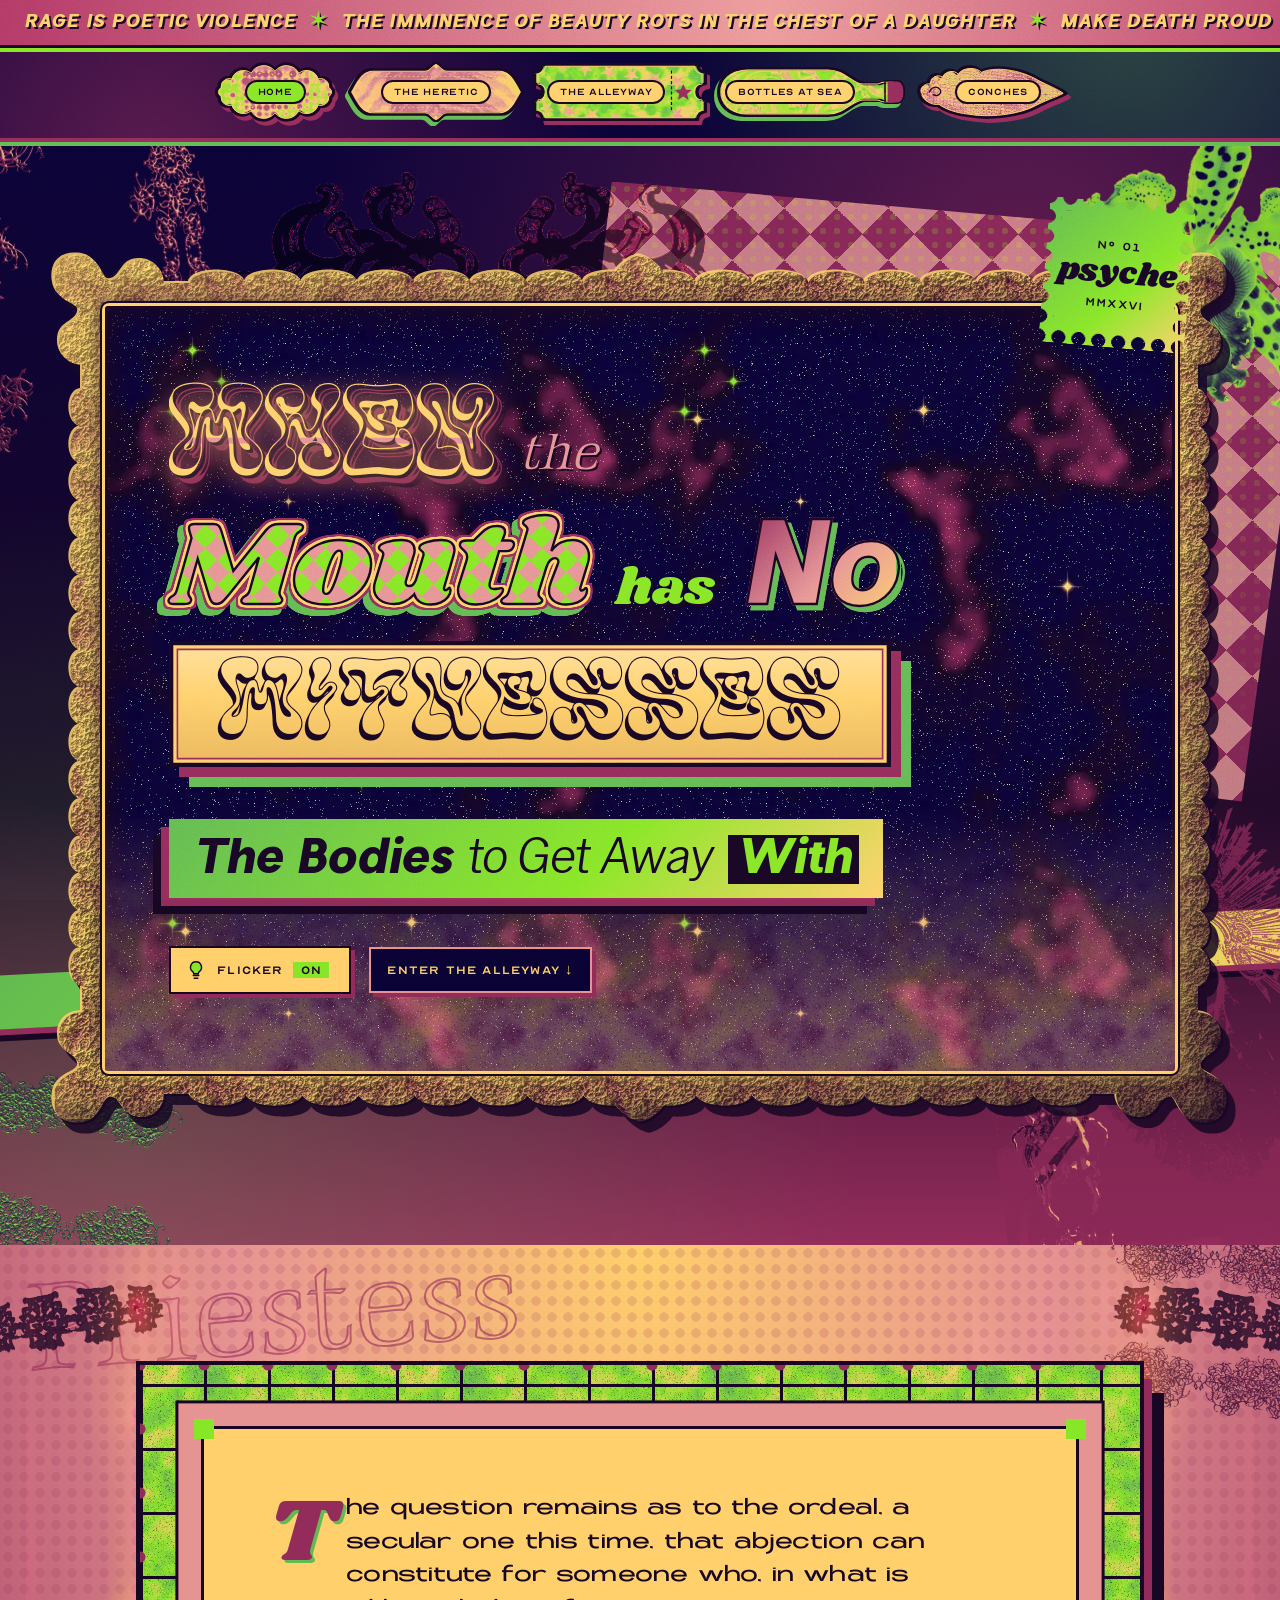
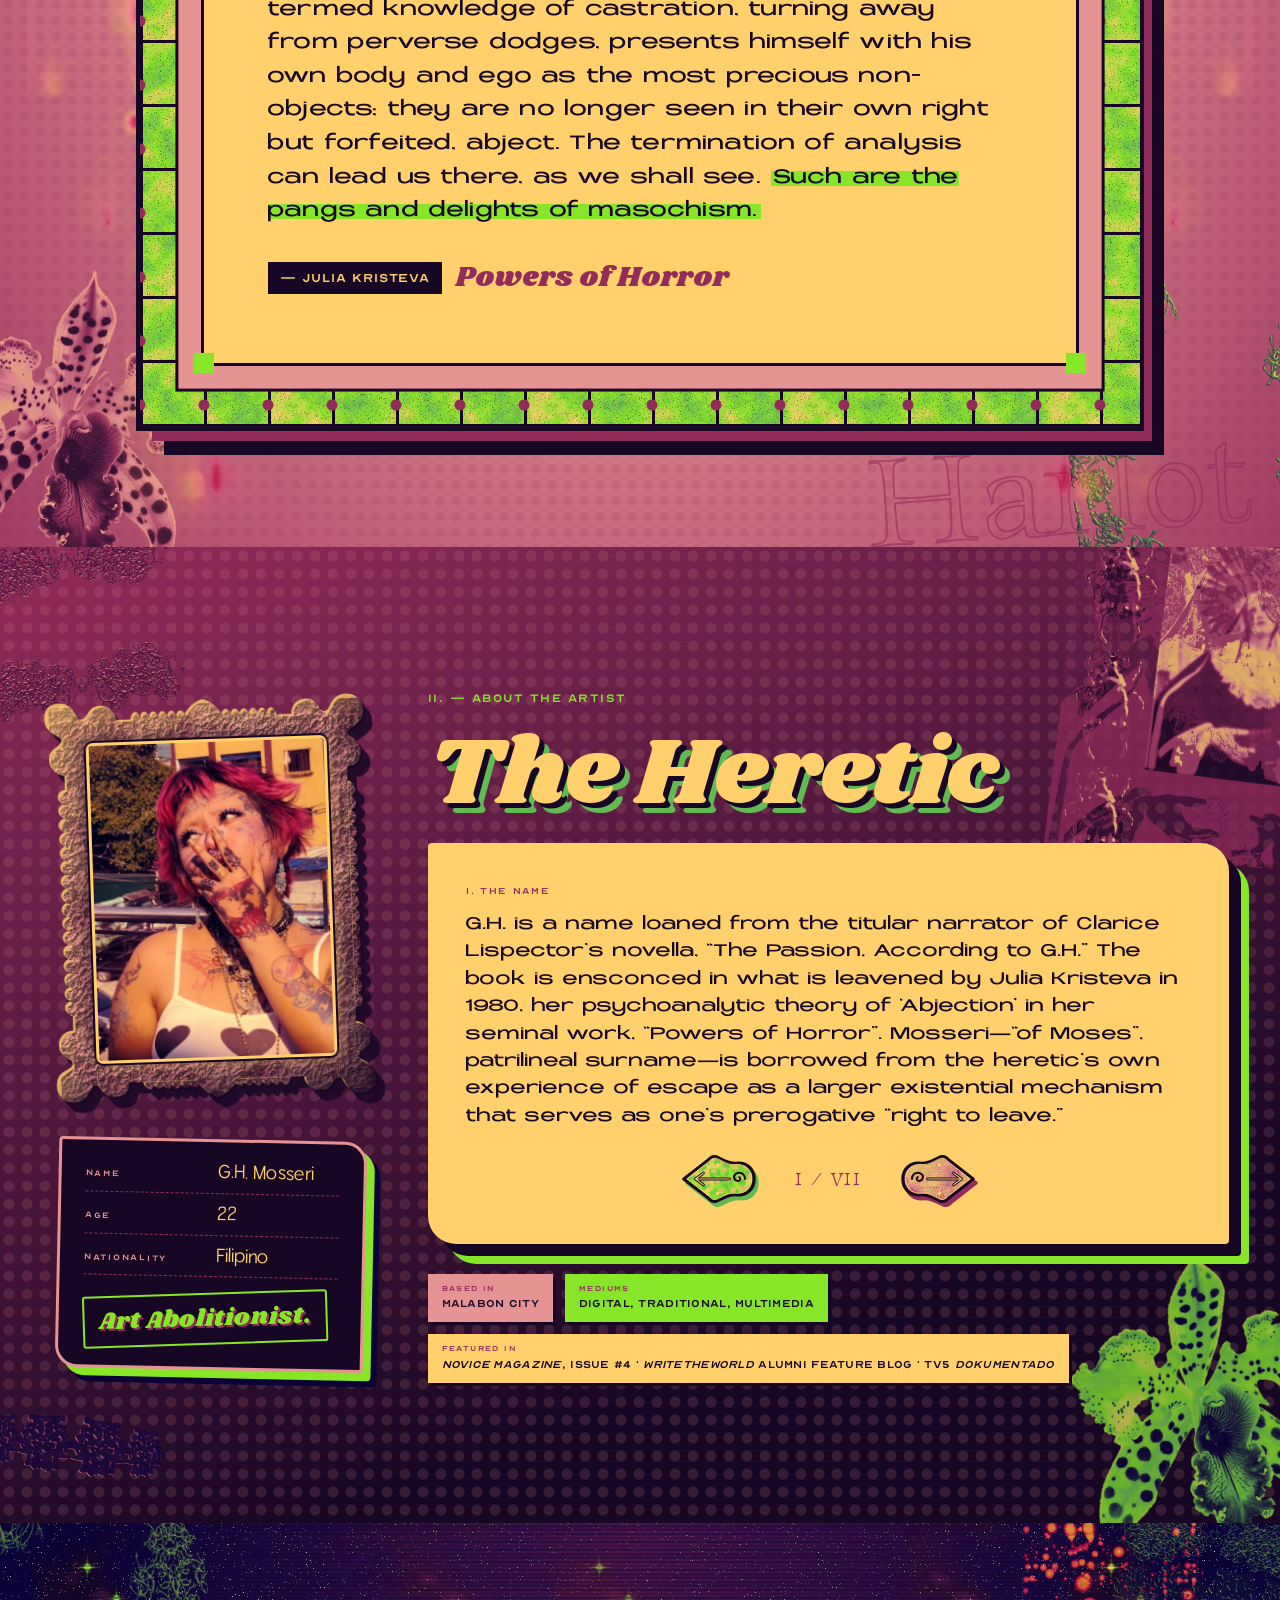
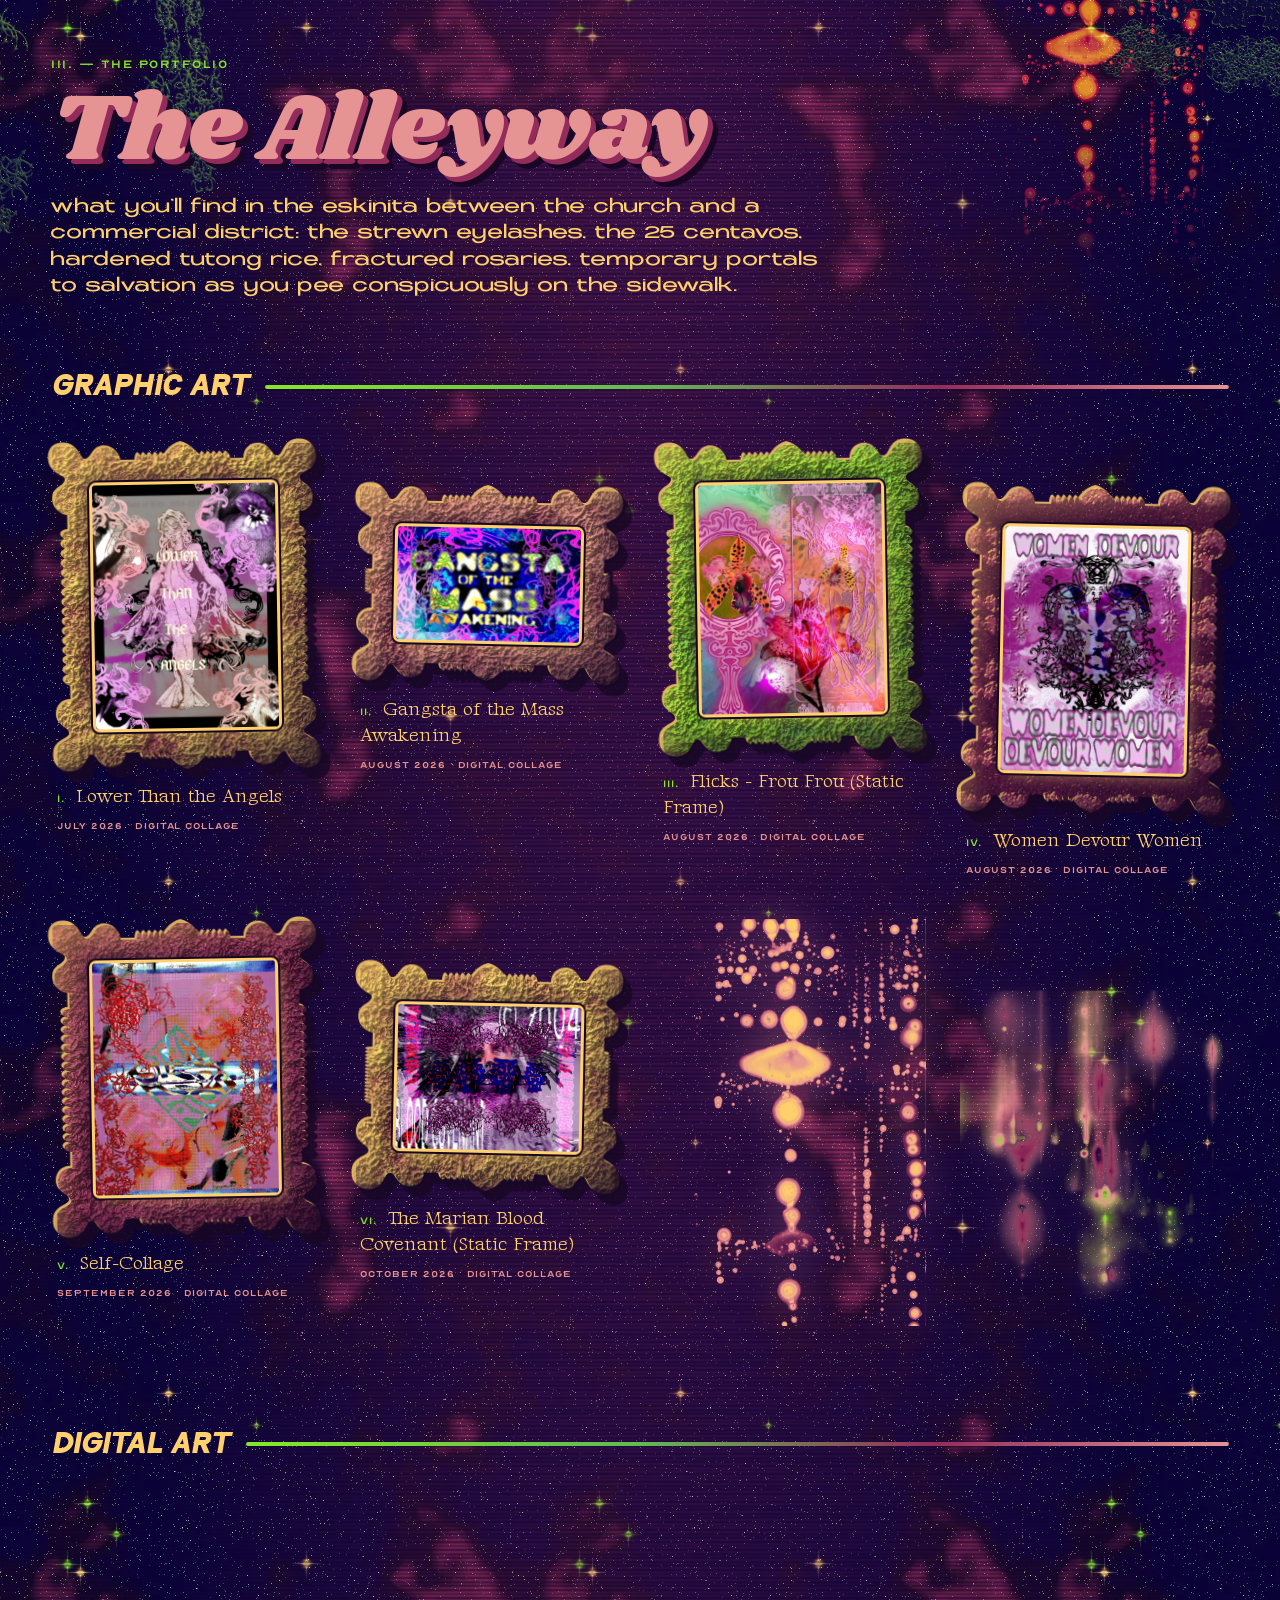
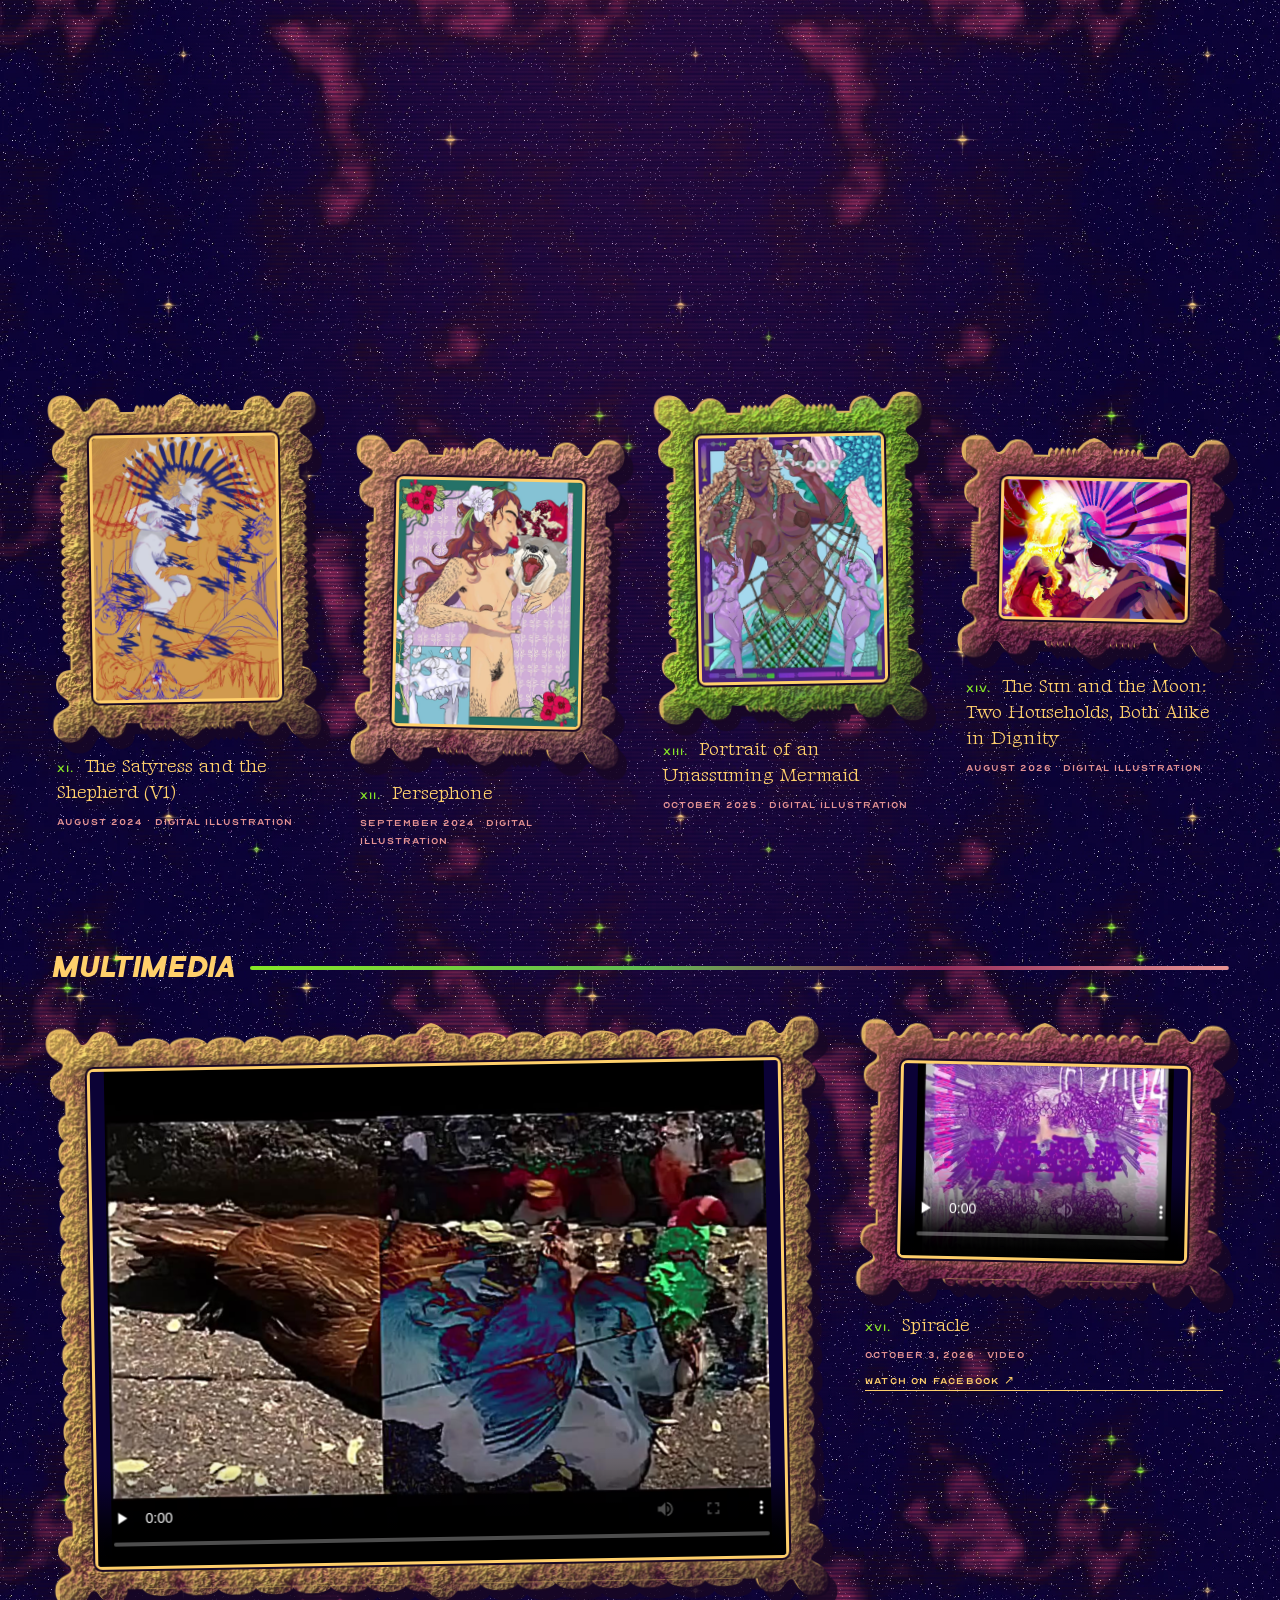
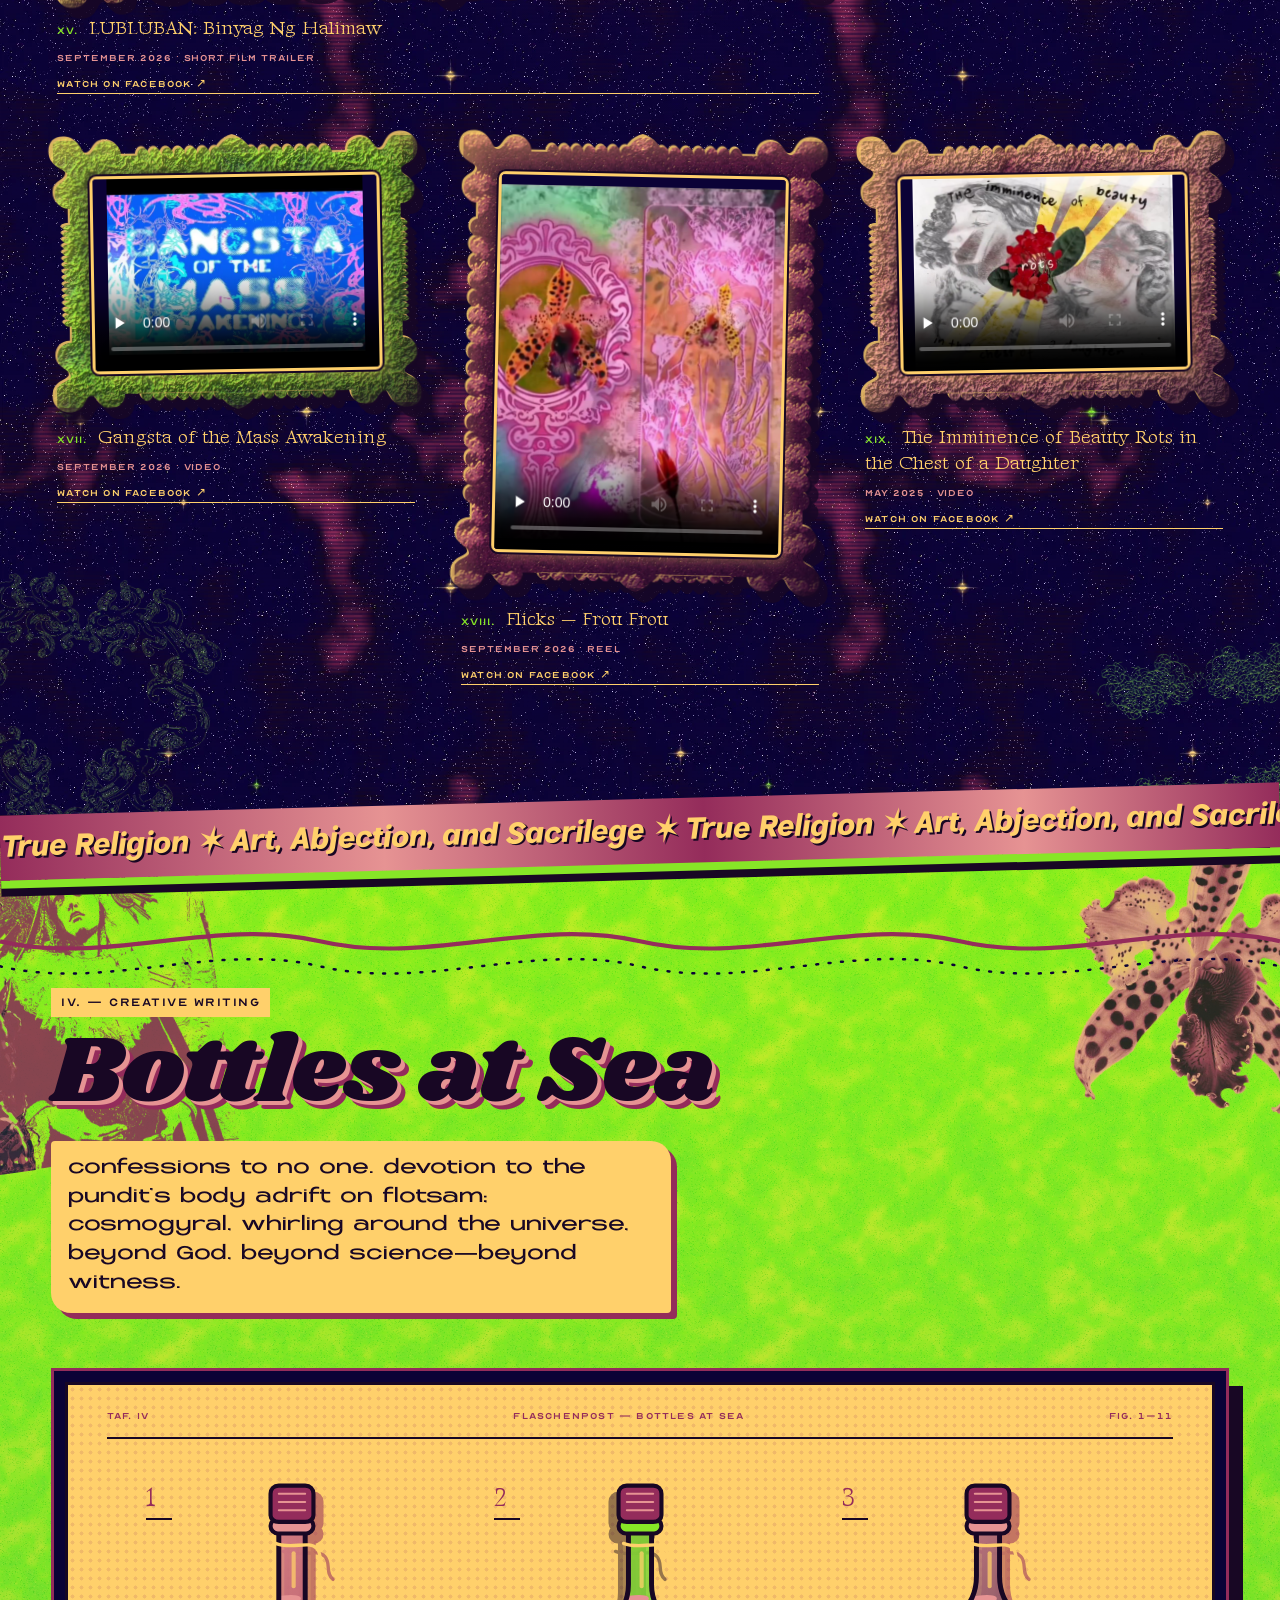
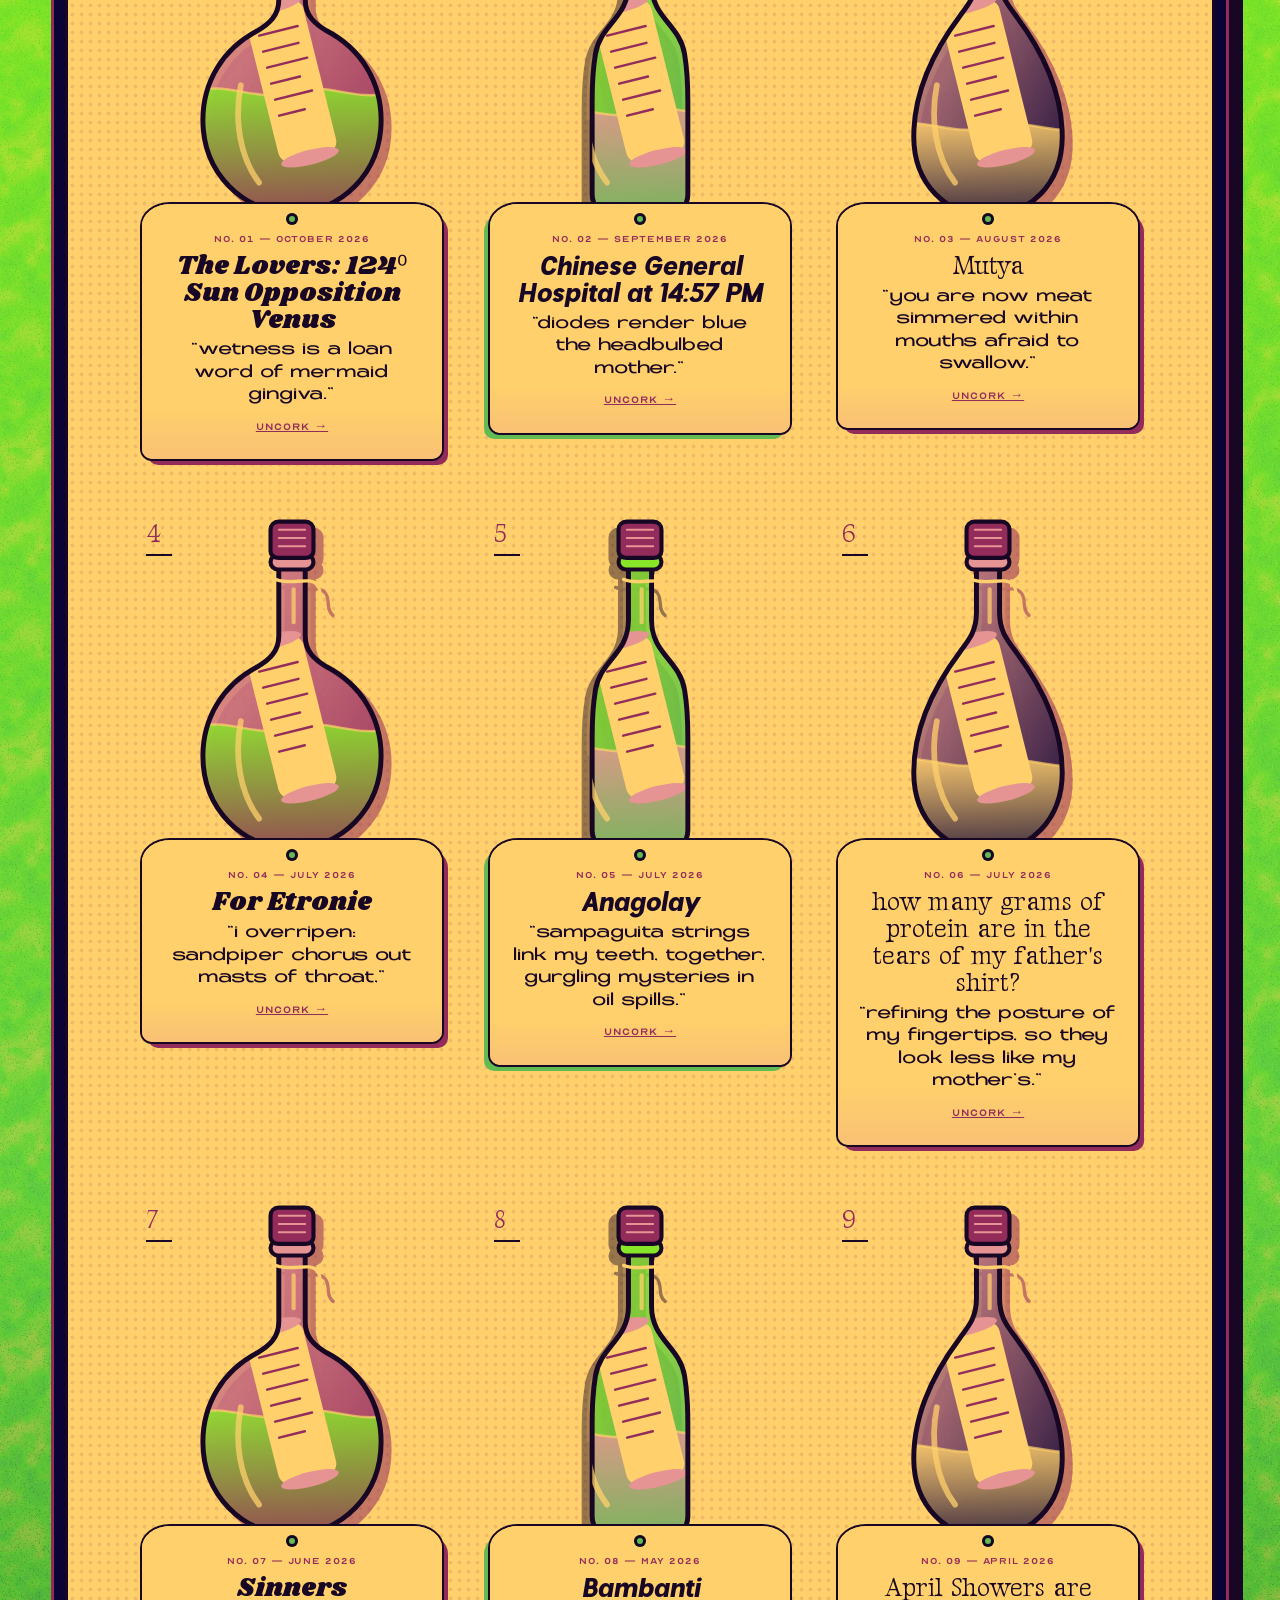
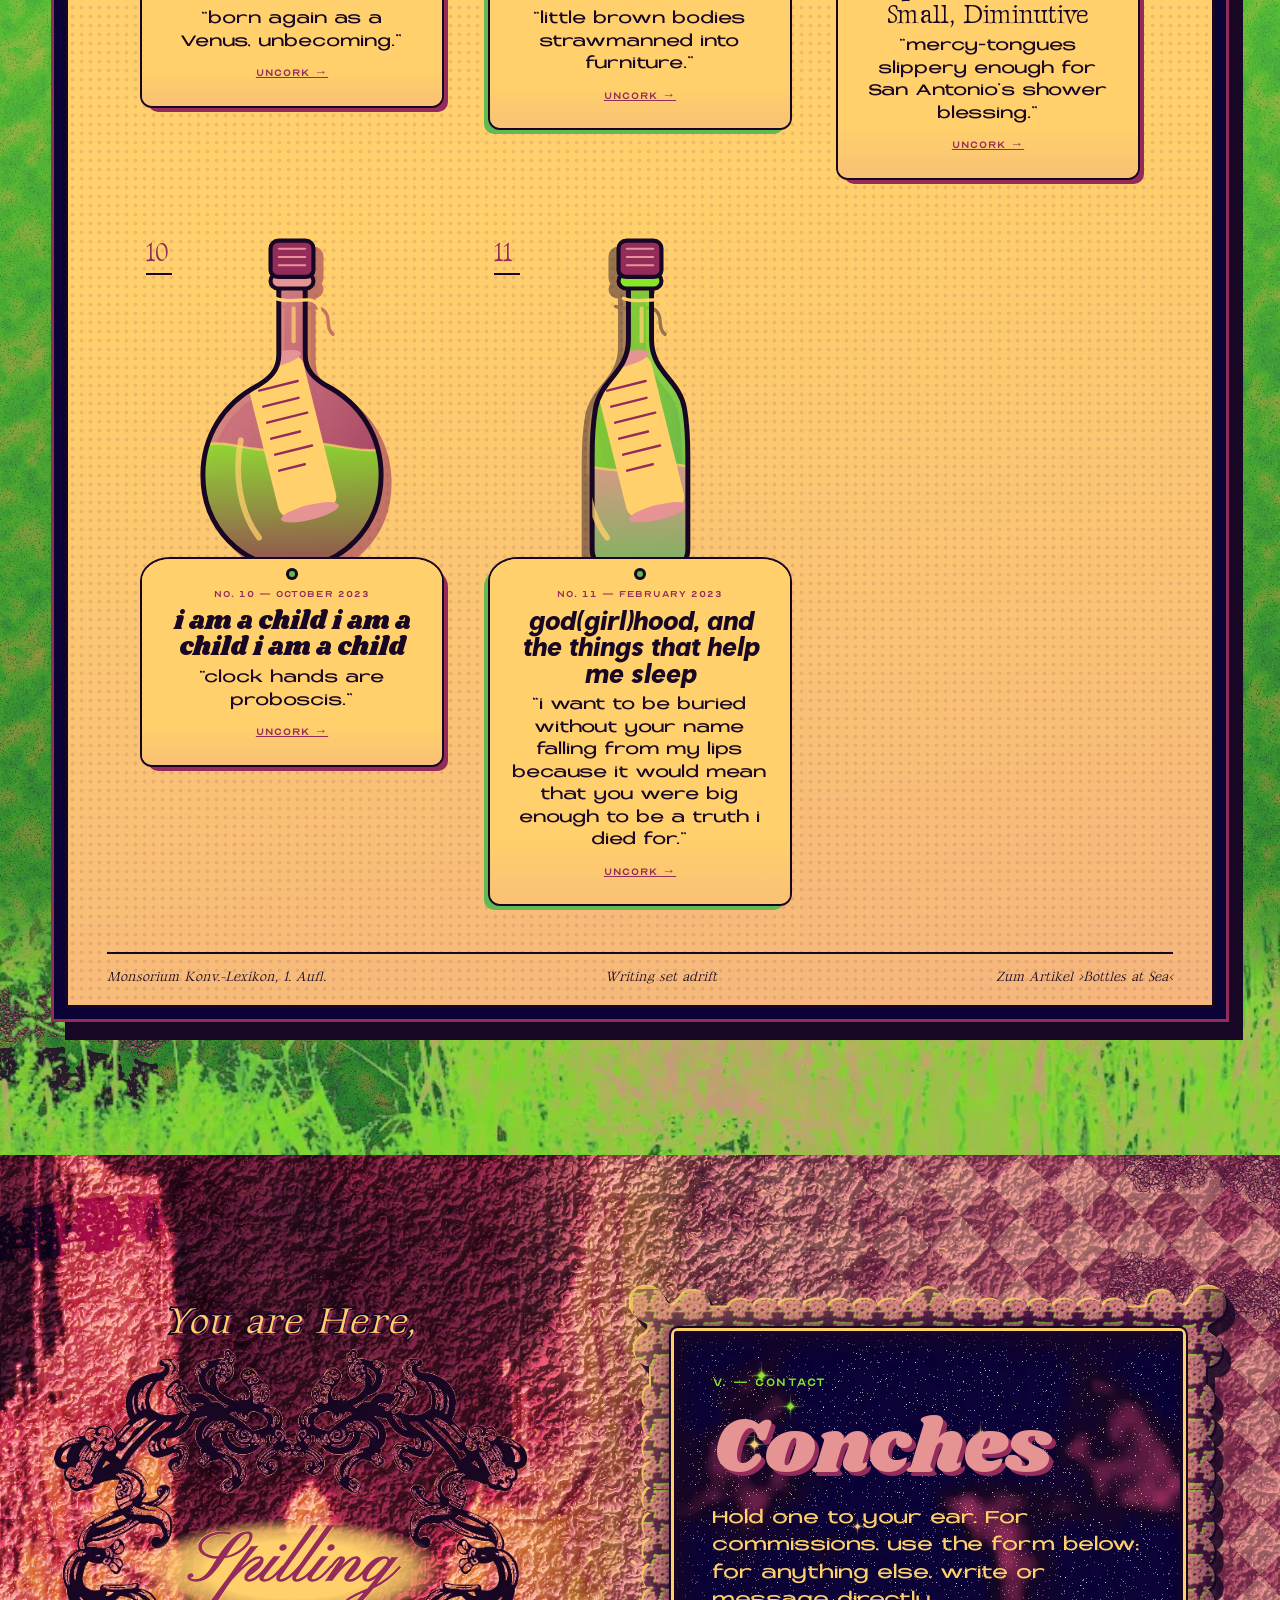
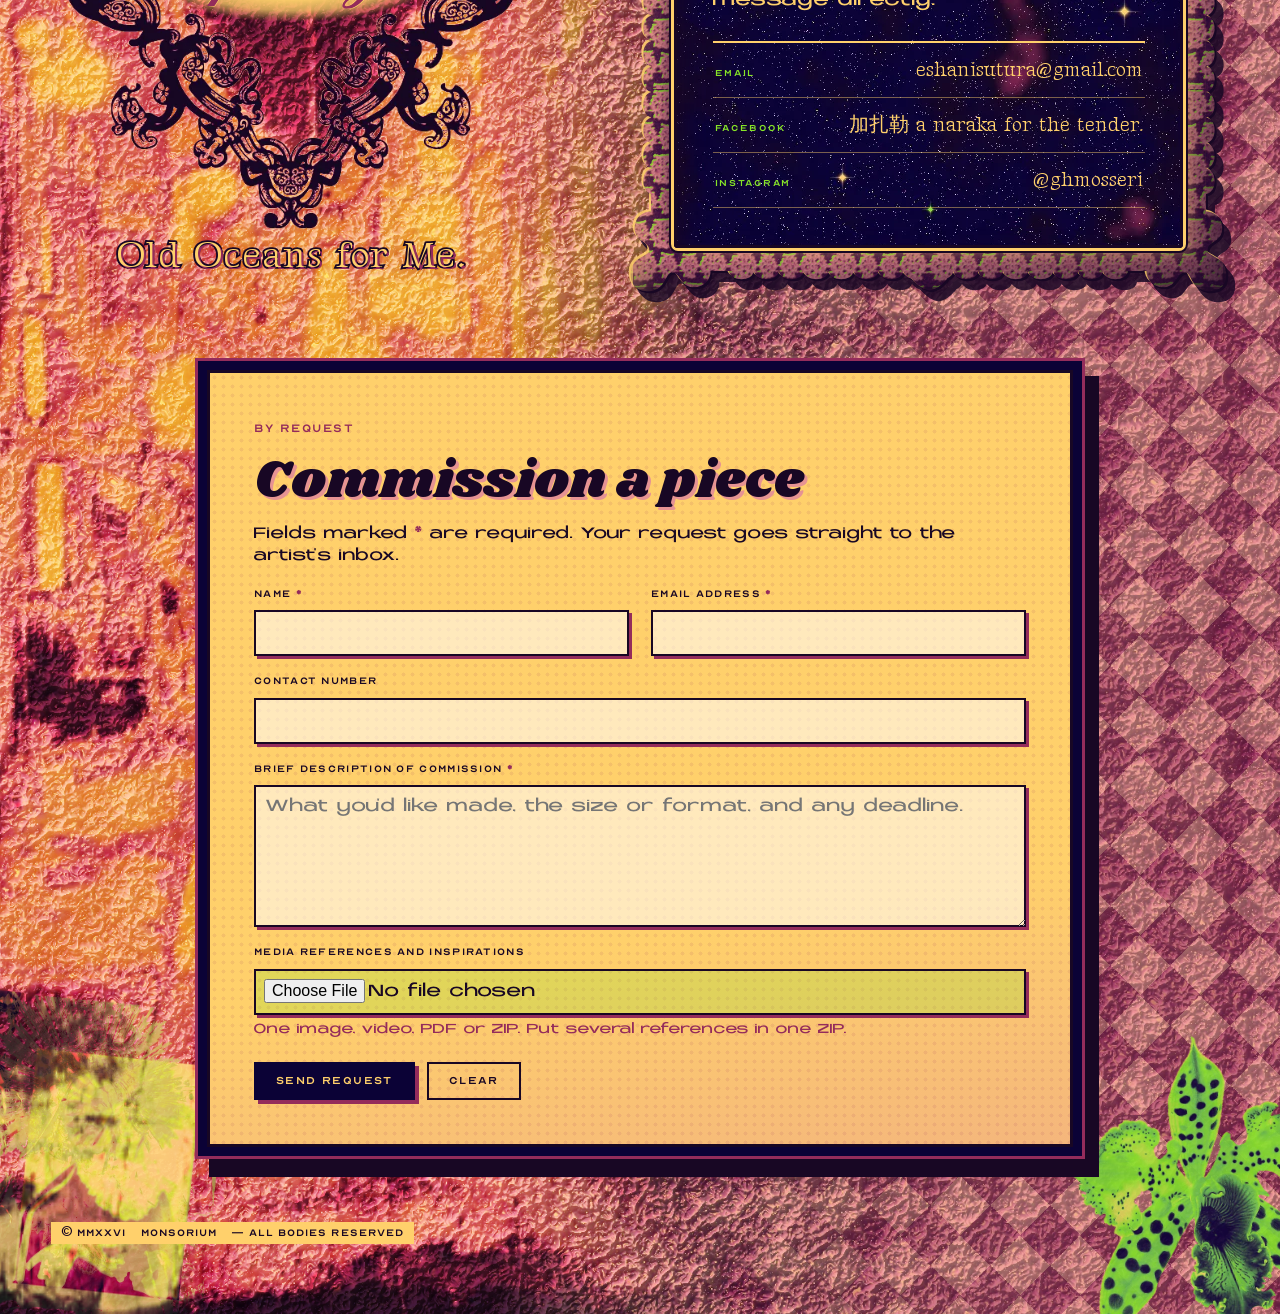
<file: index.html>
<!doctype html>
<!--
  MONSORIUM — portfolio landing page
  Files: index.html (content) · styles.css (design + layout) · main.js (animations)
  All visible copy lives in this file as real text, so it can be translated by
  hand or by the browser. Names and marks that must not be translated carry
  translate="no". Decorative images are aria-hidden with empty alt text.
-->
<html lang="en" dir="ltr">
<head>
  <meta charset="utf-8">
  <meta name="viewport" content="width=device-width, initial-scale=1">
  <title>Monsorium — When the Mouth has No Witnesses</title>
  <meta name="description" content="Monsorium: graphic art, digital art, multimedia and creative writing.">
  <meta name="theme-color" content="#0B0236">
  <link rel="preload" href="assets/fonts/slowji-3d.woff2" as="font" type="font/woff2" crossorigin>
  <link rel="preload" href="assets/fonts/shrikhand.woff2" as="font" type="font/woff2" crossorigin>
  <link rel="stylesheet" href="styles.css">
  <script>document.documentElement.classList.add('js');</script>
  <script src="main.js" defer></script>
</head>
<body>
  <a class="skip-link" href="#main">Skip to content</a>

  <!-- Page-wide grain (palette-neutral, overlay blend) -->
  <svg class="grain" aria-hidden="true" focusable="false">
    <filter id="grain-filter"><feTurbulence type="fractalNoise" baseFrequency="0.8" numOctaves="3" stitchTiles="stitch"/><feColorMatrix type="saturate" values="0"/></filter>
    <rect width="100%" height="100%" filter="url(#grain-filter)"/>
  </svg>

  <!-- ============ MASTHEAD — ribbon + nav, sticks to the top ============ -->
  <div class="masthead">
  <!-- RIBBON — copy to come -->
  <div class="ribbon" role="region" aria-label="Announcement">
    <div class="ribbon__track">
      <p class="ribbon__run">Rage is poetic violence <i aria-hidden="true">✶</i> The imminence of beauty rots in the chest of a daughter <i aria-hidden="true">✶</i> Make death proud to take us <i aria-hidden="true">✶</i></p>
      <p class="ribbon__run" aria-hidden="true">Rage is poetic violence <i>✶</i> The imminence of beauty rots in the chest of a daughter <i>✶</i> Make death proud to take us <i>✶</i></p>
    </div>
  </div>

  <!-- ============ NAV — the ovilats band ============ -->
  <header class="ovilats">
    <nav aria-label="Main">
      <ul class="nav-list">
        <li><a class="nav-btn nav-btn--home" href="#home"><span>Home</span></a></li>
        <li><a class="nav-btn nav-btn--heretic" href="#heretic"><span>The Heretic</span></a></li>
        <li><a class="nav-btn nav-btn--alleyway" href="#alleyway"><span>The Alleyway</span></a></li>
        <li><a class="nav-btn nav-btn--bottles" href="#bottles"><span>Bottles at Sea</span></a></li>
        <li><a class="nav-btn nav-btn--conches" href="#conches"><span>Conches</span></a></li>
      </ul>
    </nav>
  </header>
  </div>

  <main id="main">

    <!-- ===================== HOME ===================== -->
    <section id="home" class="home" aria-labelledby="home-title">
      <div class="corners" aria-hidden="true">
        <img class="corner corner--tl" src="assets/img/overlays/red-cyber-asset--bloom.webp" alt="">
        <img class="corner corner--tr" src="assets/img/overlays/tiger-orchid--venom.webp" alt="">
        <img class="corner corner--bl" src="assets/img/overlays/magenta-cyber-asset--venom.webp" alt="">
        <img class="corner corner--br" src="assets/img/overlays/mary-hot_pink-overlay--bloom.webp" alt="">
      </div>
      <div class="decor home__shard" aria-hidden="true"></div>
      <div class="decor home__tape" aria-hidden="true"></div>
      <img class="decor home__frame" src="assets/img/overlays/blank-nouveau-frame--bloom.webp" alt="" aria-hidden="true">
      <span class="decor spark spark--1" aria-hidden="true"></span>
      <span class="decor spark spark--2" aria-hidden="true"></span>
      <span class="decor spark spark--3" aria-hidden="true"></span>
      <span class="decor spark spark--4" aria-hidden="true"></span>
      <div class="decor home__light" aria-hidden="true"></div>

      <div class="seal stamp" aria-hidden="true"><span>N° 01</span><b translate="no">psyche</b><span>MMXXVI</span></div>

      <div class="home__inner frame frame--carved">
        <div class="frame__inner home__stage">
        <h1 id="home-title" class="title">
          <span class="t-line"><span class="w w-when flick">When</span> <span class="w w-the">the</span></span>
          <span class="t-line"><span class="w w-mouth flick flick--b">Mouth</span> <span class="w w-has">has</span> <span class="w w-no flick flick--c">No</span></span>
          <span class="t-line"><span class="w w-witnesses">Witnesses</span></span>
        </h1>

        <p class="subtitle">
          <span class="s-a">The Bodies</span>
          <span class="s-b">to Get Away</span>
          <span class="s-c">With</span>
        </p>

        <div class="home__controls">
          <button class="flicker-toggle" type="button" aria-pressed="true" data-flicker-toggle>
            <svg viewBox="0 0 24 24" aria-hidden="true"><path class="bulb" d="M9 18h6M10 21h4M12 3a6 6 0 0 0-3.6 10.8c.7.6 1.1 1.3 1.1 2.2h5c0-.9.4-1.6 1.1-2.2A6 6 0 0 0 12 3z"/></svg>
            <span>Flicker <span class="flicker-toggle__state" data-flicker-state>on</span></span>
          </button>
          <a class="cue" href="#alleyway">Enter the Alleyway ↓</a>
        </div>
        </div>
      </div>
    </section>

    <!-- Epigraph (part of Home) -->
    <section class="epigraph" aria-label="Epigraph">
      <div class="corners" aria-hidden="true">
        <img class="corner corner--tl" src="assets/img/overlays/dark-blue-trash--bloom.webp" alt="">
        <img class="corner corner--tr" src="assets/img/overlays/magenta_dark-blue_assets-combined--bloom.webp" alt="">
        <img class="corner corner--bl" src="assets/img/overlays/tiger-orchid--bloom.webp" alt="">
        <img class="corner corner--br" src="assets/img/overlays/red-cyber-asset--venom.webp" alt="">
      </div>
      <div class="decor epigraph__dots" aria-hidden="true"></div>
      <div class="decor epigraph__ghost" aria-hidden="true"><span>Priestess</span><span>Harlot</span></div>
      <img class="decor epigraph__streaks epigraph__streaks--l" src="assets/img/spacers/colorfuloverlay--bruise.webp" alt="" aria-hidden="true" loading="lazy">
      <img class="decor epigraph__streaks epigraph__streaks--r" src="assets/img/spacers/colorfuloverlay--bruise.webp" alt="" aria-hidden="true" loading="lazy">

      <figure class="epigraph__figure tapestry">
        <div class="epigraph__card">
          <blockquote class="epigraph__quote">
            <p>The question remains as to the ordeal, a secular one this time, that abjection can constitute for someone who, in what is termed knowledge of castration, turning away from perverse dodges, presents himself with his own body and ego as the most precious non-objects; they are no longer seen in their own right but forfeited, abject. The termination of analysis can lead us there, as we shall see. <mark>Such are the pangs and delights of masochism.</mark></p>
          </blockquote>
          <figcaption class="epigraph__cite">
            <span class="who">— <span translate="no">Julia Kristeva</span></span>
            <cite>Powers of Horror</cite>
          </figcaption>
        </div>
      </figure>
    </section>

    <!-- ===================== THE HERETIC — about ===================== -->
    <section id="heretic" class="heretic" aria-labelledby="heretic-title">
      <div class="corners" aria-hidden="true">
        <img class="corner corner--tl" src="assets/img/overlays/magenta-cyber-asset--bloom.webp" alt="">
        <img class="corner corner--tr" src="assets/img/overlays/mary-bleeding-overlay--bloom.webp" alt="">
        <img class="corner corner--bl" src="assets/img/overlays/dark-blue-trash--bruise.webp" alt="">
        <img class="corner corner--br" src="assets/img/overlays/tiger-orchid--venom.webp" alt="">
      </div>
      <div class="decor heretic__dots" aria-hidden="true"></div>

      <div class="heretic__inner">
        <div class="heretic__side">
          <div class="portrait frame frame--bloom">
            <div class="frame__inner portrait__stage">
              <img class="portrait__photo" src="assets/img/art/artist-portrait.webp" alt="G.H. Mosseri: pink hair, a tattooed hand raised to the face, looking up and away, in sunlight on a city rooftop." width="960" height="1280">
            </div>
          </div>
          <div class="dossier">
            <dl>
              <div><dt>Name</dt><dd translate="no">G.H. Mosseri</dd></div>
              <div><dt>Age</dt><dd>22</dd></div>
              <div><dt>Nationality</dt><dd>Filipino</dd></div>
            </dl>
            <p class="dossier__creed">Art Abolitionist.</p>
          </div>
        </div>
        <div class="heretic__text">
          <span class="kicker">II. — About the Artist</span>
          <h2 id="heretic-title" class="section-title">The Heretic</h2>
          <div class="carousel paper" data-carousel aria-roledescription="carousel" aria-label="About the artist">
            <div class="carousel__viewport" aria-live="polite">
              <article class="carousel__slide" id="heretic-1" aria-roledescription="slide" aria-label="1 of 7">
                <span class="carousel__label">I. The name</span>
                <p><span translate="no">G.H.</span> is a name loaned from the titular narrator of <span translate="no">Clarice Lispector</span>’s novella, “The Passion, According to <span translate="no">G.H.</span>” The book is ensconced in what is leavened by <span translate="no">Julia Kristeva</span> in 1980, her psychoanalytic theory of ‘Abjection’ in her seminal work, “Powers of Horror”. <span translate="no">Mosseri</span>—“of Moses”, patrilineal surname—is borrowed from the heretic’s own experience of escape as a larger existential mechanism that serves as one’s prerogative “right to leave.”</p>
              </article>
              <article class="carousel__slide" id="heretic-2" aria-roledescription="slide" aria-label="2 of 7">
                <span class="carousel__label">II. The pseudonym</span>
                <p>The heretic comes up with the pseudonym of <span translate="no">G.H. Mosseri</span>, the name serving as a symbolic plateau toppled in Kristevan reversal: “<span lang="tl">Bahala na</span>,” or to leave it up to the gods, is not only impractical to <span translate="no">Mosseri</span>, but also impassionate.</p>
              </article>
              <article class="carousel__slide" id="heretic-3" aria-roledescription="slide" aria-label="3 of 7">
                <span class="carousel__label">III. The conduit</span>
                <p><span translate="no">Moises</span> was the human conduit for the miracles of Yahweh; thus, it is he who divides the sea, bathes the river in blood, and kills the Egyptian first-born through Him. He bears the sin of God’s wrath, unloading the guilt of God from His shoulders, within which he becomes his own abject—his own not-“I”—such that he dispels the God-ridden guilt from his body, the guilt he is forced to bear.</p>
              </article>
              <article class="carousel__slide" id="heretic-4" aria-roledescription="slide" aria-label="4 of 7">
                <span class="carousel__label">IV. The guilt</span>
                <p>Nevertheless, this guilt is his to carry, this not-<span translate="no">Moises</span> constellation of agony, for the poverty of his spirit lies not in his capacity (or lack of it) to carry said guilt, it lies in his capability to keep the guilt separate from him, cementing it as outside of him—all the more it pulverizes him, all the more it beseeches him.</p>
              </article>
              <article class="carousel__slide" id="heretic-5" aria-roledescription="slide" aria-label="5 of 7">
                <span class="carousel__label">V. The roach</span>
                <p>Similarly, <span translate="no">G.H.</span> encounters the roach in a pristine wardrobe. Overcome with abjection, she saddles herself in disgust. <em>This putrid insect is not me. This putridity is beyond me.</em> She nonetheless eats the insect after crushing it. It becomes part of her that fascinates and dishevels her.</p>
              </article>
              <article class="carousel__slide" id="heretic-6" aria-roledescription="slide" aria-label="6 of 7">
                <span class="carousel__label">VI. The heretic</span>
                <p><span translate="no">G.H. Mosseri</span>, then, is not an innocent monument to <span translate="no">Kristeva</span>. The heretic superimposes themselves against the Abject in every composition of art and literature they find themselves creating. Kristevan in such a way wherein their fascination in that which unsettles them becomes the locus of what they create.</p>
              </article>
              <article class="carousel__slide" id="heretic-7" aria-roledescription="slide" aria-label="7 of 7">
                <span class="carousel__label">VII. The sacrament</span>
                <p>As such, they engage in the secular masochism that <span translate="no">Kristeva</span> had identified: erotic mortification is a virtue that leads <span translate="no">G.H.</span> into a faux paradise of real signifiers. Their art, then, is a foremost ode-like attribution towards that which serves as the one to sanctify them, and destroy them altogether.</p>
              </article>
            </div>
            <div class="carousel__controls">
              <button class="arrow-btn arrow-btn--prev" type="button" data-carousel-prev aria-label="Previous part"></button>
              <span class="carousel__count" data-carousel-count>I / VII</span>
              <button class="arrow-btn" type="button" data-carousel-next aria-label="Next part"></button>
            </div>
          </div>
          <ul class="chips">
            <li><span class="chip__label">Based in</span> Malabon City</li>
            <li><span class="chip__label">Mediums</span> Digital, Traditional, Multimedia</li>
            <li><span class="chip__label">Featured in</span> <cite>Novice Magazine</cite>, Issue #4 · <cite>WriteTheWorld</cite> Alumni Feature Blog · <span translate="no">TV5</span> <cite>Dokumentado</cite></li>
          </ul>
        </div>
      </div>
    </section>

    <!-- ===================== THE ALLEYWAY — the exhibit ===================== -->
    <section id="alleyway" class="alleyway" aria-labelledby="alleyway-title">
      <div class="corners" aria-hidden="true">
        <img class="corner corner--tl" src="assets/img/overlays/red-cyber-asset--venom.webp" alt="">
        <img class="corner corner--tr" src="assets/img/overlays/magenta_dark-blue_assets-combined--venom.webp" alt="">
        <img class="corner corner--bl" src="assets/img/overlays/blank-nouveau-frame--venom.webp" alt="">
        <img class="corner corner--br" src="assets/img/overlays/magenta-cyber-asset--venom.webp" alt="">
      </div>
      <div class="decor alleyway__scan" aria-hidden="true"></div>
      <img class="decor alleyway__bleeds" src="assets/img/spacers/purple-bleeds--bloom.webp" alt="" aria-hidden="true" loading="lazy">

      <div class="alleyway__inner">
        <header class="alleyway__head">
          <span class="kicker">III. — The Portfolio</span>
          <h2 id="alleyway-title" class="section-title">The Alleyway</h2>
          <p class="alleyway__note">what you’ll find in the <span lang="tl">eskinita</span> between the church and a commercial district: the strewn eyelashes, the 25 centavos, hardened <span lang="tl">tutong</span> rice, fractured rosaries, temporary portals to salvation as you pee conspicuously on the sidewalk.</p>
        </header>

        <div class="gallery gallery--art">
          <h3 class="gallery__title">Graphic Art</h3>
          <ul class="tiles">
            <li class="tile"><a href="art.html#graphic-03"><span class="tile__frame frame frame--gilt"><span class="frame__inner"><img src="assets/img/art/graphic-03.webp" alt="A pink stippled engraving of a draped woman with butterfly-like wings, the words “Lower Than The Angels” running down her body, framed by pink and black art-nouveau scrollwork and halftone close-ups of an eye and lips." loading="lazy" width="960" height="1280"></span></span><span class="tile__cap"><span class="tile__no">I.</span> <cite>Lower Than the Angels</cite><small><time datetime="2026-07">July 2026</time> · Digital collage</small></span></a></li>
            <li class="tile"><a href="art.html#graphic-06"><span class="tile__frame frame frame--bloom"><span class="frame__inner"><img src="assets/img/art/graphic-06.webp" alt="A title card reading “Gangsta of the Mass Awakening” in dithered yellow letters on deep blue, tangled in pink and green tribal filigree." loading="lazy" width="735" height="453"></span></span><span class="tile__cap"><span class="tile__no">II.</span> <cite>Gangsta of the Mass Awakening</cite><small><time datetime="2026-08">August 2026</time> · Digital collage</small></span></a></li>
            <li class="tile"><a href="art.html#graphic-05"><span class="tile__frame frame frame--venom"><span class="frame__inner"><img src="assets/img/art/graphic-05.webp" alt="Spotted orchids set into a pink baroque hand mirror and an art-nouveau line panel, over a marbled green-to-magenta ground." loading="lazy" width="1024" height="1280"></span></span><span class="tile__cap"><span class="tile__no">III.</span> <cite>Flicks - Frou Frou (Static Frame)</cite><small><time datetime="2026-08">August 2026</time> · Digital collage</small></span></a></li>
            <li class="tile"><a href="art.html#graphic-02"><span class="tile__frame frame frame--carved"><span class="frame__inner"><img src="assets/img/art/graphic-02.webp" alt="A poster reading “Women Devour / Women Devour Devour Women” in halftone bubble letters, around a black filigree crest over a magenta wash with a mirrored face and embossed crosses." loading="lazy" width="960" height="1280"></span></span><span class="tile__cap"><span class="tile__no">IV.</span> <cite>Women Devour Women</cite><small><time datetime="2026-08">August 2026</time> · Digital collage</small></span></a></li>
            <li class="tile"><a href="art.html#graphic-04"><span class="tile__frame frame frame--bruise"><span class="frame__inner"><img src="assets/img/art/graphic-04.webp" alt="A dithered collage of red coral-like filigree climbing over pink and orange body forms around a faceted crystal, in a coarse halftone." loading="lazy" width="1009" height="1280"></span></span><span class="tile__cap"><span class="tile__no">V.</span> <cite>Self-Collage</cite><small><time datetime="2026-09">September 2026</time> · Digital collage</small></span></a></li>
            <li class="tile"><a href="art.html#graphic-01"><span class="tile__frame frame frame--gilt"><span class="frame__inner"><img src="assets/img/art/graphic-01.webp" alt="A veiled face behind magenta filigree ornaments and a band of blue baroque shapes, with pink and red glitch lettering running down both sides and a white “(C) 2004”." loading="lazy" width="1280" height="1008"></span></span><span class="tile__cap"><span class="tile__no">VI.</span> <cite>The Marian Blood Covenant (Static Frame)</cite><small><time datetime="2026-10">October 2026</time> · Digital collage</small></span></a></li>
            <li class="tile tile--spacer spacer--4col" aria-hidden="true"><img src="assets/img/spacers/purple-bleeds--bloom.webp" alt="" loading="lazy"></li>
            <li class="tile tile--spacer spacer--4col" aria-hidden="true"><img src="assets/img/spacers/colorfuloverlay--bruise.webp" alt="" loading="lazy"></li>
          </ul>
        </div>

        <div class="gallery gallery--art">
          <h3 class="gallery__title">Digital Art</h3>
          <ul class="tiles">
            <li class="tile"><a href="art.html#digital-05"><span class="tile__frame frame frame--bloom"><span class="frame__inner"><img src="assets/img/art/digital-05.webp" alt="Two nude figures, one lilac and one blue with green hair, lie head to foot across a red and patterned blue rug, a crystalline wing at the corner." loading="lazy" width="713" height="985"></span></span><span class="tile__cap"><span class="tile__no">VII.</span> <cite>Genji</cite><small><time datetime="2023-03">March 2023</time> · Digital illustration</small></span></a></li>
            <li class="tile"><a href="art.html#digital-06"><span class="tile__frame frame frame--venom"><span class="frame__inner"><img src="assets/img/art/digital-06.webp" alt="A blonde figure in a white coat raises a hand over her face while a tiny red figure hangs from it, thorned wire wrapped around the sleeve, on a ground of green and red brushwork." loading="lazy" width="960" height="1280"></span></span><span class="tile__cap"><span class="tile__no">VIII.</span> <cite>Aponia</cite><small><time datetime="2023-04">April 2023</time> · Digital illustration</small></span></a></li>
            <li class="tile"><a href="art.html#digital-04"><span class="tile__frame frame frame--bruise"><span class="frame__inner"><img src="assets/img/art/digital-04.webp" alt="Two figures kiss, seen through a gilded ornamental mirror frame, while small blue fairy figures cling to its edges." loading="lazy" width="713" height="985"></span></span><span class="tile__cap"><span class="tile__no">IX.</span> <cite>Because Your Lips are Yours, I Forgive Their Cruel Joke</cite><small><time datetime="2023-08">August 2023</time> · Digital illustration</small></span></a></li>
            <li class="tile"><a href="art.html#digital-02"><span class="tile__frame frame frame--carved"><span class="frame__inner"><img src="assets/img/art/digital-02.webp" alt="A nude figure lies upside down on a blue checkerboard floor, hands pressed over the face, a red rosary looped across the arms, while robed figures watch from the back." loading="lazy" width="960" height="1280"></span></span><span class="tile__cap"><span class="tile__no">X.</span> <cite>The Rape of Melchora</cite><small><time datetime="2024-07">July 2024</time> · Digital illustration</small></span></a></li>
            <li class="tile"><a href="art.html#digital-07"><span class="tile__frame frame frame--gilt"><span class="frame__inner"><img src="assets/img/art/digital-07.webp" alt="A pale figure with pan pipes beneath a scribbled dark-blue halo, over an ochre ground layered with red and blue line sketches of other figures." loading="lazy" width="896" height="1280"></span></span><span class="tile__cap"><span class="tile__no">XI.</span> <cite>The Satyress and the Shepherd (V1)</cite><small><time datetime="2024-08">August 2024</time> · Digital illustration</small></span></a></li>
            <li class="tile"><a href="art.html#digital-03"><span class="tile__frame frame frame--bloom"><span class="frame__inner"><img src="assets/img/art/digital-03.webp" alt="A long-haired nude figure with closed eyes cradles a snarling wolf's head before a split pomegranate, on a lilac patterned wall framed by poppies and orchids, with an inset of a skull covered in moths." loading="lazy" width="960" height="1280"></span></span><span class="tile__cap"><span class="tile__no">XII.</span> <cite>Persephone</cite><small><time datetime="2024-09">September 2024</time> · Digital illustration</small></span></a></li>
            <li class="tile"><a href="art.html#digital-01"><span class="tile__frame frame frame--venom"><span class="frame__inner"><img src="assets/img/art/digital-01.webp" alt="A mermaid with curly blonde hair and teal braids holds up a string of pearls, half caught in a rope net, flanked by two lilac cherub statues, with shells and a starfish in a purple border." loading="lazy" width="960" height="1280"></span></span><span class="tile__cap"><span class="tile__no">XIII.</span> <cite>Portrait of an Unassuming Mermaid</cite><small><time datetime="2025-10">October 2025</time> · Digital illustration</small></span></a></li>
            <li class="tile"><a href="art.html#digital-08"><span class="tile__frame frame frame--bruise"><span class="frame__inner"><img src="assets/img/art/digital-08.webp" alt="Two figures press together in a kiss, one a blazing golden flame of hair and light, the other with flowing teal and violet tentacle-like hair, before a pink rising-sun burst of rays." loading="lazy" width="1280" height="960"></span></span><span class="tile__cap"><span class="tile__no">XIV.</span> <cite>The Sun and the Moon: Two Households, Both Alike in Dignity</cite><small><time datetime="2026-08">August 2026</time> · Digital illustration</small></span></a></li>
            <li class="tile tile--spacer spacer--3col" aria-hidden="true"><img src="assets/img/spacers/babypink-overlay--bloom.webp" alt="" loading="lazy"></li>
          </ul>
        </div>

        <div class="gallery">
          <h3 class="gallery__title">Multimedia</h3>
          <ul class="tiles tiles--video">
            <li class="tile tile--video tile--lead">
              <div class="tile__body">
                <span class="tile__frame frame frame--gilt"><span class="frame__inner">
                  <video class="video-player" aria-label="LUBLUBAN: Binyag Ng Halimaw" controls playsinline preload="none" poster="assets/video/multimedia-01.jpg" width="960" height="720">
                    <source src="assets/video/multimedia-01.mp4" type="video/mp4">
                  </video>
                </span></span>
                <span class="tile__cap"><span class="tile__no">XV.</span> <cite>LUBLUBAN: Binyag Ng Halimaw</cite><small><time datetime="2026-09">September 2026</time> · Short film trailer</small><a class="video-fb" href="https://www.facebook.com/share/v/1HTFNbPXDk/" target="_blank" rel="noopener">Watch on Facebook ↗</a></span>
              </div>
            </li>
            <li class="tile tile--video">
              <div class="tile__body">
                <span class="tile__frame frame frame--bruise"><span class="frame__inner">
                  <video class="video-player" aria-label="Spiracle" controls playsinline preload="none" poster="assets/video/multimedia-02.jpg" width="960" height="720">
                    <source src="assets/video/multimedia-02.mp4" type="video/mp4">
                  </video>
                </span></span>
                <span class="tile__cap"><span class="tile__no">XVI.</span> <cite>Spiracle</cite><small><time datetime="2026-10-03">October 3, 2026</time> · Video</small><a class="video-fb" href="https://www.facebook.com/share/v/1C5NLD9wvb/" target="_blank" rel="noopener">Watch on Facebook ↗</a></span>
              </div>
            </li>
            <li class="tile tile--video">
              <div class="tile__body">
                <span class="tile__frame frame frame--venom"><span class="frame__inner">
                  <video class="video-player" aria-label="Gangsta of the Mass Awakening" controls playsinline preload="none" poster="assets/video/multimedia-03.jpg" width="960" height="720">
                    <source src="assets/video/multimedia-03.mp4" type="video/mp4">
                  </video>
                </span></span>
                <span class="tile__cap"><span class="tile__no">XVII.</span> <cite>Gangsta of the Mass Awakening</cite><small><time datetime="2026-09">September 2026</time> · Video</small><a class="video-fb" href="https://www.facebook.com/share/v/14uG33nUNkb/" target="_blank" rel="noopener">Watch on Facebook ↗</a></span>
              </div>
            </li>
            <li class="tile tile--video tile--portrait">
              <div class="tile__body">
                <span class="tile__frame frame frame--carved"><span class="frame__inner">
                  <video class="video-player" aria-label="Flicks — Frou Frou" controls playsinline preload="none" poster="assets/video/multimedia-04.jpg" width="720" height="896">
                    <source src="assets/video/multimedia-04.mp4" type="video/mp4">
                  </video>
                </span></span>
                <span class="tile__cap"><span class="tile__no">XVIII.</span> <cite>Flicks — Frou Frou</cite><small><time datetime="2026-09">September 2026</time> · Reel</small><a class="video-fb" href="https://www.facebook.com/share/r/19maL5eZLS/" target="_blank" rel="noopener">Watch on Facebook ↗</a></span>
              </div>
            </li>
            <li class="tile tile--video">
              <div class="tile__body">
                <span class="tile__frame frame frame--bloom"><span class="frame__inner">
                  <video class="video-player" aria-label="The Imminence of Beauty Rots in the Chest of a Daughter" controls playsinline preload="none" poster="assets/video/multimedia-05.jpg" width="960" height="720">
                    <source src="assets/video/multimedia-05.mp4" type="video/mp4">
                  </video>
                </span></span>
                <span class="tile__cap"><span class="tile__no">XIX.</span> <cite>The Imminence of Beauty Rots in the Chest of a Daughter</cite><small><time datetime="2025-05">May 2025</time> · Video</small><a class="video-fb" href="https://www.facebook.com/share/v/19sLXms8eC/" target="_blank" rel="noopener">Watch on Facebook ↗</a></span>
              </div>
            </li>
          </ul>
        </div>
      </div>
    </section>

    <div class="tape" aria-hidden="true"><span>True Religion ✶ Art, Abjection, and Sacrilege ✶ True Religion ✶ Art, Abjection, and Sacrilege ✶ True Religion ✶ Art, Abjection, and Sacrilege ✶</span></div>

    <!-- ===================== BOTTLES AT SEA — writing ===================== -->
    <section id="bottles" class="bottles" aria-labelledby="bottles-title">
      <div class="corners" aria-hidden="true">
        <img class="corner corner--tl" src="assets/img/overlays/mary-hot_pink-overlay--bruise.webp" alt="">
        <img class="corner corner--tr" src="assets/img/overlays/tiger-orchid--bloom.webp" alt="">
        <img class="corner corner--bl" src="assets/img/overlays/magenta_dark-blue_assets-combined--bloom.webp" alt="">
        <img class="corner corner--br" src="assets/img/overlays/red-cyber-asset--bloom.webp" alt="">
      </div>
      <div class="decor bottles__dots" aria-hidden="true"></div>
      <img class="decor bottles__meadow" src="assets/img/spacers/palegreen-overlay--meadow.webp" alt="" aria-hidden="true" loading="lazy">
      <svg class="decor bottles__waves" viewBox="0 0 1440 120" preserveAspectRatio="none" aria-hidden="true">
        <path d="M0 40 C120 70 240 10 360 40 C480 70 600 10 720 40 C840 70 960 10 1080 40 C1200 70 1320 10 1440 40" fill="none" stroke="#942C5B" stroke-width="5"/>
        <path d="M0 70 C120 100 240 40 360 70 C480 100 600 40 720 70 C840 100 960 40 1080 70 C1200 100 1320 40 1440 70" fill="none" stroke="#0B0236" stroke-width="3" stroke-dasharray="2 12" stroke-linecap="round"/>
      </svg>

      <div class="bottles__inner">
        <span class="kicker">IV. — Creative Writing</span>
        <h2 id="bottles-title" class="section-title">Bottles at Sea</h2>
        <p class="bottles__intro">confessions to no one. devotion to the pundit’s body adrift on flotsam; cosmogyral, whirling around the universe, beyond God, beyond science—beyond witness.</p>

        <div class="plate">
          <p class="plate__head"><span>Taf. IV</span><span>Flaschenpost — Bottles at Sea</span><span>fig. 1–11</span></p>
          <ul class="shelf">
          <li class="bottle">
            <span class="fig-no" aria-hidden="true">1</span>
            <img class="bottle__glass" src="assets/ui/bottle-rose.svg" alt="" width="240" height="440">
            <div class="bottle__tag">
              <span class="bottle__form">No. 01 — <time datetime="2026-10">October 2026</time></span>
              <h3 class="bottle__title">The Lovers: 124⁰ Sun Opposition Venus</h3>
              <p class="bottle__excerpt">“wetness is a loan word of mermaid gingiva.”</p>
              <a class="bottle__link" href="bottles.html#the-lovers">Uncork →</a>
            </div>
          </li>
          <li class="bottle">
            <span class="fig-no" aria-hidden="true">2</span>
            <img class="bottle__glass" src="assets/ui/bottle-lime.svg" alt="" width="240" height="440">
            <div class="bottle__tag">
              <span class="bottle__form">No. 02 — <time datetime="2026-09">September 2026</time></span>
              <h3 class="bottle__title">Chinese General Hospital at 14:57 PM</h3>
              <p class="bottle__excerpt">“diodes render blue the headbulbed mother.”</p>
              <a class="bottle__link" href="bottles.html#chinese-general-hospital">Uncork →</a>
            </div>
          </li>
          <li class="bottle">
            <span class="fig-no" aria-hidden="true">3</span>
            <img class="bottle__glass" src="assets/ui/bottle-dusk.svg" alt="" width="240" height="440">
            <div class="bottle__tag">
              <span class="bottle__form">No. 03 — <time datetime="2026-08">August 2026</time></span>
              <h3 class="bottle__title">Mutya</h3>
              <p class="bottle__excerpt">“you are now meat simmered within mouths afraid to swallow.”</p>
              <a class="bottle__link" href="bottles.html#mutya">Uncork →</a>
            </div>
          </li>
          <li class="bottle">
            <span class="fig-no" aria-hidden="true">4</span>
            <img class="bottle__glass" src="assets/ui/bottle-rose.svg" alt="" width="240" height="440">
            <div class="bottle__tag">
              <span class="bottle__form">No. 04 — <time datetime="2026-07">July 2026</time></span>
              <h3 class="bottle__title">For Etronie</h3>
              <p class="bottle__excerpt">“i overripen:<br>sandpiper chorus out masts of throat,”</p>
              <a class="bottle__link" href="bottles.html#for-etronie">Uncork →</a>
            </div>
          </li>
          <li class="bottle">
            <span class="fig-no" aria-hidden="true">5</span>
            <img class="bottle__glass" src="assets/ui/bottle-lime.svg" alt="" width="240" height="440">
            <div class="bottle__tag">
              <span class="bottle__form">No. 05 — <time datetime="2026-07">July 2026</time></span>
              <h3 class="bottle__title">Anagolay</h3>
              <p class="bottle__excerpt">“sampaguita strings link my teeth, together, gurgling mysteries in oil spills.”</p>
              <a class="bottle__link" href="bottles.html#anagolay">Uncork →</a>
            </div>
          </li>
          <li class="bottle">
            <span class="fig-no" aria-hidden="true">6</span>
            <img class="bottle__glass" src="assets/ui/bottle-dusk.svg" alt="" width="240" height="440">
            <div class="bottle__tag">
              <span class="bottle__form">No. 06 — <time datetime="2026-07">July 2026</time></span>
              <h3 class="bottle__title">how many grams of protein are in the tears of my father&#x27;s shirt?</h3>
              <p class="bottle__excerpt">“refining the posture of my fingertips, so they look less like my mother’s.”</p>
              <a class="bottle__link" href="bottles.html#grams-of-protein">Uncork →</a>
            </div>
          </li>
          <li class="bottle">
            <span class="fig-no" aria-hidden="true">7</span>
            <img class="bottle__glass" src="assets/ui/bottle-rose.svg" alt="" width="240" height="440">
            <div class="bottle__tag">
              <span class="bottle__form">No. 07 — <time datetime="2026-06">June 2026</time></span>
              <h3 class="bottle__title">Sinners</h3>
              <p class="bottle__excerpt">“born again as a Venus, unbecoming.”</p>
              <a class="bottle__link" href="bottles.html#sinners">Uncork →</a>
            </div>
          </li>
          <li class="bottle">
            <span class="fig-no" aria-hidden="true">8</span>
            <img class="bottle__glass" src="assets/ui/bottle-lime.svg" alt="" width="240" height="440">
            <div class="bottle__tag">
              <span class="bottle__form">No. 08 — <time datetime="2026-05">May 2026</time></span>
              <h3 class="bottle__title">Bambanti</h3>
              <p class="bottle__excerpt">“little brown bodies strawmanned into furniture.”</p>
              <a class="bottle__link" href="bottles.html#bambanti">Uncork →</a>
            </div>
          </li>
          <li class="bottle">
            <span class="fig-no" aria-hidden="true">9</span>
            <img class="bottle__glass" src="assets/ui/bottle-dusk.svg" alt="" width="240" height="440">
            <div class="bottle__tag">
              <span class="bottle__form">No. 09 — <time datetime="2026-04">April 2026</time></span>
              <h3 class="bottle__title">April Showers are Small, Diminutive</h3>
              <p class="bottle__excerpt">“mercy-tongues slippery enough for San Antonio’s shower blessing.”</p>
              <a class="bottle__link" href="bottles.html#april-showers">Uncork →</a>
            </div>
          </li>
          <li class="bottle">
            <span class="fig-no" aria-hidden="true">10</span>
            <img class="bottle__glass" src="assets/ui/bottle-rose.svg" alt="" width="240" height="440">
            <div class="bottle__tag">
              <span class="bottle__form">No. 10 — <time datetime="2023-10">October 2023</time></span>
              <h3 class="bottle__title">i am a child i am a child i am a child</h3>
              <p class="bottle__excerpt">“clock hands are proboscis.”</p>
              <a class="bottle__link" href="bottles.html#i-am-a-child">Uncork →</a>
            </div>
          </li>
          <li class="bottle">
            <span class="fig-no" aria-hidden="true">11</span>
            <img class="bottle__glass" src="assets/ui/bottle-lime.svg" alt="" width="240" height="440">
            <div class="bottle__tag">
              <span class="bottle__form">No. 11 — <time datetime="2023-02">February 2023</time></span>
              <h3 class="bottle__title">god(girl)hood, and the things that help me sleep</h3>
              <p class="bottle__excerpt">“i want to be buried without your name falling from my lips because it would mean that you were big enough to be a truth i died for.”</p>
              <a class="bottle__link" href="bottles.html#god-girl-hood">Uncork →</a>
            </div>
          </li>
          </ul>
          <p class="plate__foot"><span translate="no">Monsorium Konv.-Lexikon, 1. Aufl.</span><span>Writing set adrift</span><span>Zum Artikel ›Bottles at Sea‹</span></p>
        </div>
      </div>
    </section>

    <!-- ===================== CONCHES — contact ===================== -->
    <section id="conches" class="conches" aria-labelledby="conches-title">
      <div class="corners" aria-hidden="true">
        <img class="corner corner--tl" src="assets/img/overlays/dark-blue-trash--bruise.webp" alt="">
        <img class="corner corner--tr" src="assets/img/overlays/magenta-cyber-asset--bloom.webp" alt="">
        <img class="corner corner--bl" src="assets/img/overlays/mary-bleeding-overlay--venom.webp" alt="">
        <img class="corner corner--br" src="assets/img/overlays/tiger-orchid--venom.webp" alt="">
      </div>
      <div class="decor conches__ground" aria-hidden="true"></div>
      <img class="decor conches__street" src="assets/img/spacers/babypink-overlay--bloom-full.webp" alt="" aria-hidden="true" loading="lazy">

      <div class="conches__inner">
        <p class="sign">
          <span class="sign__top">You are Here,</span>
          <span class="sign__heart">
            <img src="assets/img/overlays/blank-nouveau-frame--bloom.webp" alt="" aria-hidden="true">
            <span class="sign__middle">Spilling</span>
          </span>
          <span class="sign__bottom">Old Oceans for Me.</span>
        </p>
        <div class="contact-card frame frame--carved">
          <div class="frame__inner contact-card__inner">
          <span class="kicker">V. — Contact</span>
          <h2 id="conches-title" class="section-title">Conches</h2>
          <p>Hold one to your ear. For commissions, use the form below; for anything else, write or message directly.</p>
          <dl class="directory">
            <div><dt>Email</dt><dd><a href="mailto:eshanisutura@gmail.com">eshanisutura@gmail.com</a></dd></div>
            <div><dt>Facebook</dt><dd><span lang="zh">加扎勒</span> a naraka for the tender.</dd></div>
            <div><dt>Instagram</dt><dd><a href="https://www.instagram.com/ghmosseri/" target="_blank" rel="noopener" translate="no">@ghmosseri</a></dd></div>
          </dl>
          </div>
        </div>
      </div>
      <div class="commission" id="commission" role="region" aria-labelledby="commission-title">
        <form class="commission__form" action="https://formsubmit.co/eshanisutura@gmail.com" method="POST" enctype="multipart/form-data">
          <span class="kicker">By request</span>
          <h2 id="commission-title" class="commission__title">Commission a piece</h2>
          <p class="commission__note">Fields marked <b aria-hidden="true">*</b><span class="visually-hidden">with an asterisk</span> are required. Your request goes straight to the artist's inbox.</p>

          <input type="hidden" name="_subject" value="New commission request — Monsorium">
          <input type="hidden" name="_template" value="table">
          <input type="hidden" name="_next" value="https://ghmosseri.github.io/monsorium/index.html#commission-sent">
          <input type="text" name="_honey" class="visually-hidden" tabindex="-1" autocomplete="off" aria-hidden="true">

          <label class="field">
            <span class="field__label">Name <b aria-hidden="true">*</b></span>
            <input id="c-name" name="name" type="text" autocomplete="name" required>
          </label>
          <label class="field">
            <span class="field__label">Email address <b aria-hidden="true">*</b></span>
            <input id="c-email" name="email" type="email" autocomplete="email" required>
          </label>
          <label class="field">
            <span class="field__label">Contact number</span>
            <input id="c-phone" name="contact_number" type="tel" autocomplete="tel">
          </label>
          <label class="field">
            <span class="field__label">Brief description of commission <b aria-hidden="true">*</b></span>
            <textarea id="c-brief" name="description" rows="5" required placeholder="What you'd like made, the size or format, and any deadline."></textarea>
          </label>
          <label class="field">
            <span class="field__label">Media references and inspirations</span>
            <input id="c-refs" name="attachment" type="file" accept="image/*,video/*,application/pdf,.zip">
            <span class="field__hint">One image, video, PDF or ZIP. Put several references in one ZIP.</span>
          </label>

          <div class="commission__actions">
            <button class="commission__send" type="submit">Send request</button>
            <button class="commission__cancel" type="reset">Clear</button>
          </div>
        </form>
      </div>
      <p class="colophon"><span>© MMXXVI <span translate="no">Monsorium</span> — all bodies reserved</span></p>
    </section>

    <p class="toast" data-commission-sent hidden role="status">Thank you — your commission request is on its way.</p>

  </main>
</body>
</html>
</file>
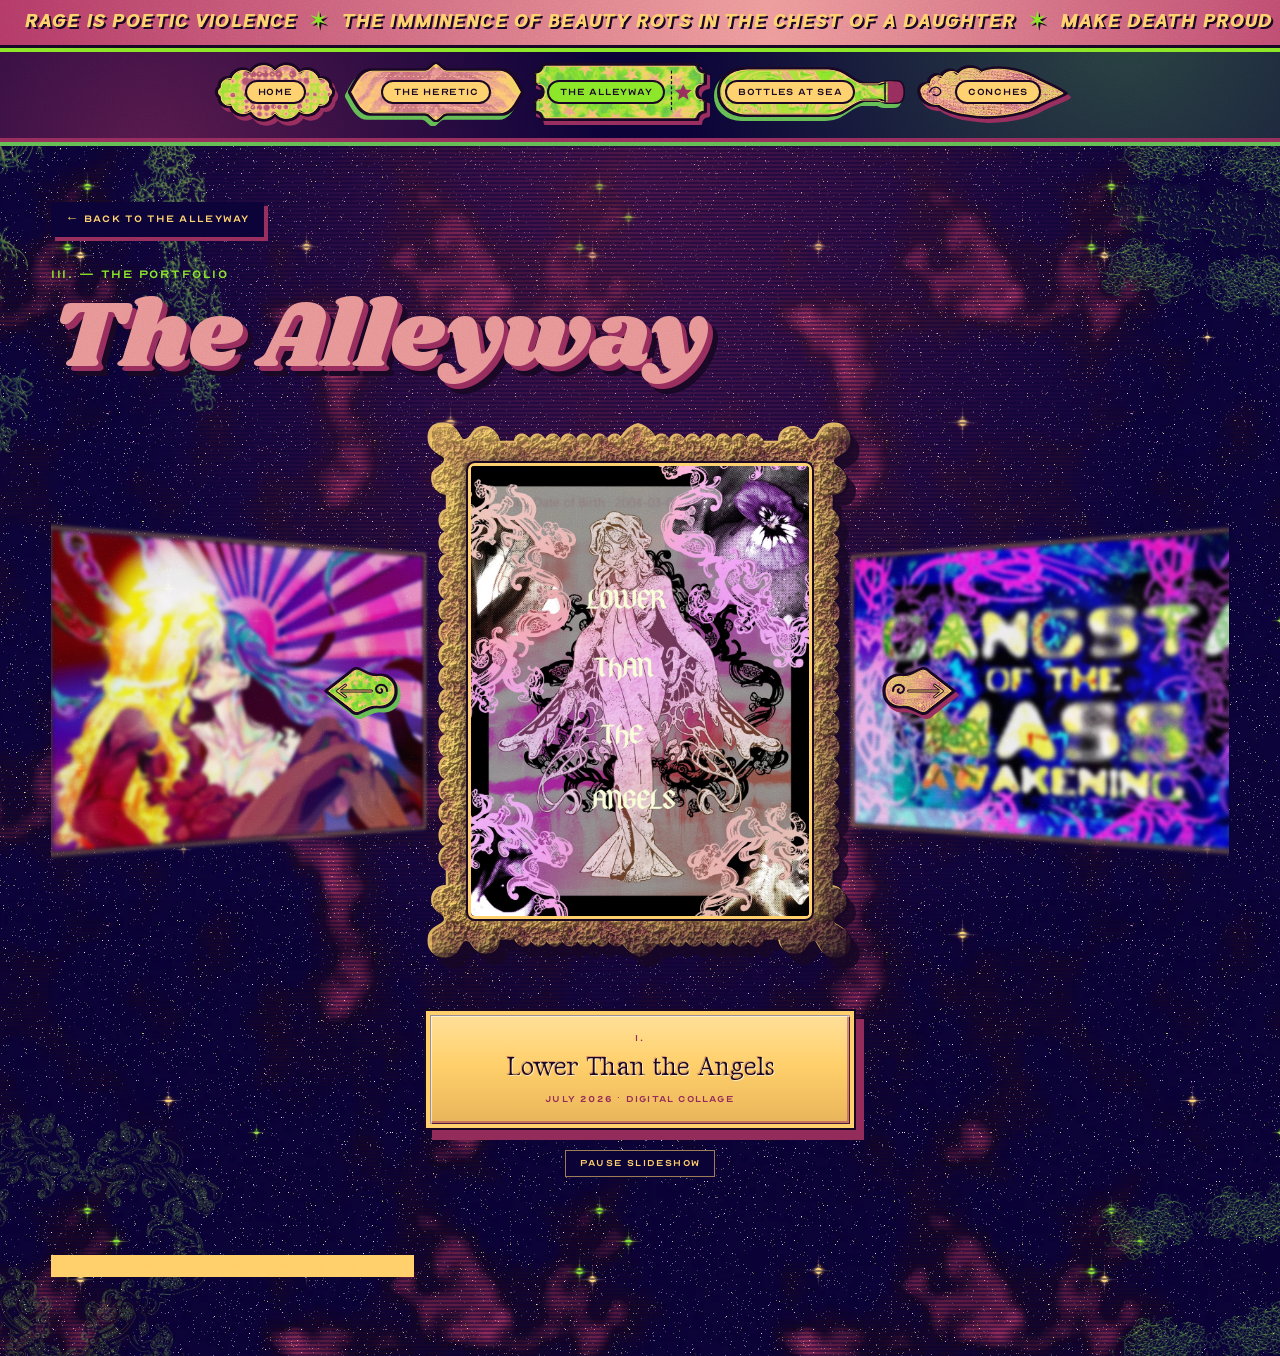
<file: art.html>
<!doctype html>
<!--
  MONSORIUM — the Alleyway viewing room.
  Generated by tools/make-art-page.py from tools/art.json; edit those, not this file.
  Shares styles.css and main.js with index.html.
-->
<html lang="en" dir="ltr">
<head>
  <meta charset="utf-8">
  <meta name="viewport" content="width=device-width, initial-scale=1">
  <title>The Alleyway — Monsorium</title>
  <meta name="description" content="The Alleyway: graphic and digital art by G.H. Mosseri.">
  <meta name="theme-color" content="#0B0236">
  <link rel="stylesheet" href="styles.css">
  <script>document.documentElement.classList.add('js');</script>
  <script src="main.js" defer></script>
</head>
<body class="page-art">
  <a class="skip-link" href="#main">Skip to content</a>

  <svg class="grain" aria-hidden="true" focusable="false">
    <filter id="grain-filter"><feTurbulence type="fractalNoise" baseFrequency="0.8" numOctaves="3" stitchTiles="stitch"/><feColorMatrix type="saturate" values="0"/></filter>
    <rect width="100%" height="100%" filter="url(#grain-filter)"/>
  </svg>

  <div class="masthead">
  <div class="ribbon" role="region" aria-label="Announcement">
    <div class="ribbon__track">
      <p class="ribbon__run">Rage is poetic violence <i aria-hidden="true">✶</i> The imminence of beauty rots in the chest of a daughter <i aria-hidden="true">✶</i> Make death proud to take us <i aria-hidden="true">✶</i></p>
      <p class="ribbon__run" aria-hidden="true">Rage is poetic violence <i>✶</i> The imminence of beauty rots in the chest of a daughter <i>✶</i> Make death proud to take us <i>✶</i></p>
    </div>
  </div>
  <header class="ovilats">
    <nav aria-label="Main">
      <ul class="nav-list">
        <li><a class="nav-btn nav-btn--home" href="index.html#home"><span>Home</span></a></li>
        <li><a class="nav-btn nav-btn--heretic" href="index.html#heretic"><span>The Heretic</span></a></li>
        <li><a class="nav-btn nav-btn--alleyway" href="index.html#alleyway" aria-current="page"><span>The Alleyway</span></a></li>
        <li><a class="nav-btn nav-btn--bottles" href="index.html#bottles"><span>Bottles at Sea</span></a></li>
        <li><a class="nav-btn nav-btn--conches" href="index.html#conches"><span>Conches</span></a></li>
      </ul>
    </nav>
  </header>
  </div>

  <main id="main">
    <section class="alleyway viewing" aria-labelledby="viewing-title">
      <div class="corners" aria-hidden="true">
        <img class="corner corner--tl" src="assets/img/overlays/red-cyber-asset--venom.webp" alt="">
        <img class="corner corner--tr" src="assets/img/overlays/magenta_dark-blue_assets-combined--venom.webp" alt="">
        <img class="corner corner--bl" src="assets/img/overlays/blank-nouveau-frame--venom.webp" alt="">
        <img class="corner corner--br" src="assets/img/overlays/magenta-cyber-asset--venom.webp" alt="">
      </div>
      <div class="decor alleyway__scan" aria-hidden="true"></div>

      <div class="viewing__head">
        <a class="reading__back" href="index.html#alleyway">← Back to the Alleyway</a>
        <span class="kicker">III. — The Portfolio</span>
        <h1 id="viewing-title" class="section-title">The Alleyway</h1>
      </div>

      <div class="viewer" data-artviewer data-interval="17" aria-roledescription="carousel" aria-label="Artworks">
        <div class="viewer__stage">
          <div class="viewer__ghosts" aria-hidden="true"></div>
          <button class="arrow-btn arrow-btn--prev viewer__arrow" type="button" data-art-prev aria-label="Previous piece"></button>
          <div class="frame frame--gilt art-frame">
            <div class="frame__inner art-frame__window">
          <figure class="art-piece" id="graphic-03" data-w="960" data-h="1280" data-no="I" data-title="Lower Than the Angels" data-date="July 2026" data-iso="2026-07" data-medium="Digital collage" data-section="Graphic Art" aria-roledescription="slide" aria-label="1 of 14">
            <img src="assets/img/art/graphic-03.webp" alt="A pink stippled engraving of a draped woman with butterfly-like wings, the words “Lower Than The Angels” running down her body, framed by pink and black art-nouveau scrollwork and halftone close-ups of an eye and lips." width="960" height="1280">
          </figure>
          <figure class="art-piece" id="graphic-06" data-w="735" data-h="453" data-no="II" data-title="Gangsta of the Mass Awakening" data-date="August 2026" data-iso="2026-08" data-medium="Digital collage" data-section="Graphic Art" aria-roledescription="slide" aria-label="2 of 14">
            <img src="assets/img/art/graphic-06.webp" alt="A title card reading “Gangsta of the Mass Awakening” in dithered yellow letters on deep blue, tangled in pink and green tribal filigree." width="735" height="453">
          </figure>
          <figure class="art-piece" id="graphic-05" data-w="1024" data-h="1280" data-no="III" data-title="Flicks - Frou Frou (Static Frame)" data-date="August 2026" data-iso="2026-08" data-medium="Digital collage" data-section="Graphic Art" aria-roledescription="slide" aria-label="3 of 14">
            <img src="assets/img/art/graphic-05.webp" alt="Spotted orchids set into a pink baroque hand mirror and an art-nouveau line panel, over a marbled green-to-magenta ground." width="1024" height="1280">
          </figure>
          <figure class="art-piece" id="graphic-02" data-w="960" data-h="1280" data-no="IV" data-title="Women Devour Women" data-date="August 2026" data-iso="2026-08" data-medium="Digital collage" data-section="Graphic Art" aria-roledescription="slide" aria-label="4 of 14">
            <img src="assets/img/art/graphic-02.webp" alt="A poster reading “Women Devour / Women Devour Devour Women” in halftone bubble letters, around a black filigree crest over a magenta wash with a mirrored face and embossed crosses." width="960" height="1280" loading="lazy">
          </figure>
          <figure class="art-piece" id="graphic-04" data-w="1009" data-h="1280" data-no="V" data-title="Self-Collage" data-date="September 2026" data-iso="2026-09" data-medium="Digital collage" data-section="Graphic Art" aria-roledescription="slide" aria-label="5 of 14">
            <img src="assets/img/art/graphic-04.webp" alt="A dithered collage of red coral-like filigree climbing over pink and orange body forms around a faceted crystal, in a coarse halftone." width="1009" height="1280" loading="lazy">
          </figure>
          <figure class="art-piece" id="graphic-01" data-w="1280" data-h="1008" data-no="VI" data-title="The Marian Blood Covenant (Static Frame)" data-date="October 2026" data-iso="2026-10" data-medium="Digital collage" data-section="Graphic Art" aria-roledescription="slide" aria-label="6 of 14">
            <img src="assets/img/art/graphic-01.webp" alt="A veiled face behind magenta filigree ornaments and a band of blue baroque shapes, with pink and red glitch lettering running down both sides and a white “(C) 2004”." width="1280" height="1008" loading="lazy">
          </figure>
          <figure class="art-piece" id="digital-05" data-w="713" data-h="985" data-no="VII" data-title="Genji" data-date="March 2023" data-iso="2023-03" data-medium="Digital illustration" data-section="Digital Art" aria-roledescription="slide" aria-label="7 of 14">
            <img src="assets/img/art/digital-05.webp" alt="Two nude figures, one lilac and one blue with green hair, lie head to foot across a red and patterned blue rug, a crystalline wing at the corner." width="713" height="985" loading="lazy">
          </figure>
          <figure class="art-piece" id="digital-06" data-w="960" data-h="1280" data-no="VIII" data-title="Aponia" data-date="April 2023" data-iso="2023-04" data-medium="Digital illustration" data-section="Digital Art" aria-roledescription="slide" aria-label="8 of 14">
            <img src="assets/img/art/digital-06.webp" alt="A blonde figure in a white coat raises a hand over her face while a tiny red figure hangs from it, thorned wire wrapped around the sleeve, on a ground of green and red brushwork." width="960" height="1280" loading="lazy">
          </figure>
          <figure class="art-piece" id="digital-04" data-w="713" data-h="985" data-no="IX" data-title="Because Your Lips are Yours, I Forgive Their Cruel Joke" data-date="August 2023" data-iso="2023-08" data-medium="Digital illustration" data-section="Digital Art" aria-roledescription="slide" aria-label="9 of 14">
            <img src="assets/img/art/digital-04.webp" alt="Two figures kiss, seen through a gilded ornamental mirror frame, while small blue fairy figures cling to its edges." width="713" height="985" loading="lazy">
          </figure>
          <figure class="art-piece" id="digital-02" data-w="960" data-h="1280" data-no="X" data-title="The Rape of Melchora" data-date="July 2024" data-iso="2024-07" data-medium="Digital illustration" data-section="Digital Art" aria-roledescription="slide" aria-label="10 of 14">
            <img src="assets/img/art/digital-02.webp" alt="A nude figure lies upside down on a blue checkerboard floor, hands pressed over the face, a red rosary looped across the arms, while robed figures watch from the back." width="960" height="1280" loading="lazy">
          </figure>
          <figure class="art-piece" id="digital-07" data-w="896" data-h="1280" data-no="XI" data-title="The Satyress and the Shepherd (V1)" data-date="August 2024" data-iso="2024-08" data-medium="Digital illustration" data-section="Digital Art" aria-roledescription="slide" aria-label="11 of 14">
            <img src="assets/img/art/digital-07.webp" alt="A pale figure with pan pipes beneath a scribbled dark-blue halo, over an ochre ground layered with red and blue line sketches of other figures." width="896" height="1280" loading="lazy">
          </figure>
          <figure class="art-piece" id="digital-03" data-w="960" data-h="1280" data-no="XII" data-title="Persephone" data-date="September 2024" data-iso="2024-09" data-medium="Digital illustration" data-section="Digital Art" aria-roledescription="slide" aria-label="12 of 14">
            <img src="assets/img/art/digital-03.webp" alt="A long-haired nude figure with closed eyes cradles a snarling wolf&#x27;s head before a split pomegranate, on a lilac patterned wall framed by poppies and orchids, with an inset of a skull covered in moths." width="960" height="1280" loading="lazy">
          </figure>
          <figure class="art-piece" id="digital-01" data-w="960" data-h="1280" data-no="XIII" data-title="Portrait of an Unassuming Mermaid" data-date="October 2025" data-iso="2025-10" data-medium="Digital illustration" data-section="Digital Art" aria-roledescription="slide" aria-label="13 of 14">
            <img src="assets/img/art/digital-01.webp" alt="A mermaid with curly blonde hair and teal braids holds up a string of pearls, half caught in a rope net, flanked by two lilac cherub statues, with shells and a starfish in a purple border." width="960" height="1280" loading="lazy">
          </figure>
          <figure class="art-piece" id="digital-08" data-w="1280" data-h="960" data-no="XIV" data-title="The Sun and the Moon: Two Households, Both Alike in Dignity" data-date="August 2026" data-iso="2026-08" data-medium="Digital illustration" data-section="Digital Art" aria-roledescription="slide" aria-label="14 of 14">
            <img src="assets/img/art/digital-08.webp" alt="Two figures press together in a kiss, one a blazing golden flame of hair and light, the other with flowing teal and violet tentacle-like hair, before a pink rising-sun burst of rays." width="1280" height="960" loading="lazy">
          </figure>
            </div>
          </div>
          <button class="arrow-btn viewer__arrow" type="button" data-art-next aria-label="Next piece"></button>
        </div>

        <div class="art-caption" aria-live="polite">
          <span class="art-caption__no" data-art-no>I.</span>
          <cite class="art-caption__title" data-art-title>Lower Than the Angels</cite>
          <span class="art-caption__meta"><time data-art-date datetime="2026-07">July 2026</time> · <span data-art-medium>Digital collage</span></span>
        </div>
        <button class="viewer__pause" type="button" data-art-pause aria-pressed="false">Pause slideshow</button>
      </div>
      <p class="colophon"><span>© MMXXVI <span translate="no">Monsorium</span> — all bodies reserved</span></p>
    </section>
  </main>
</body>
</html>
</file>
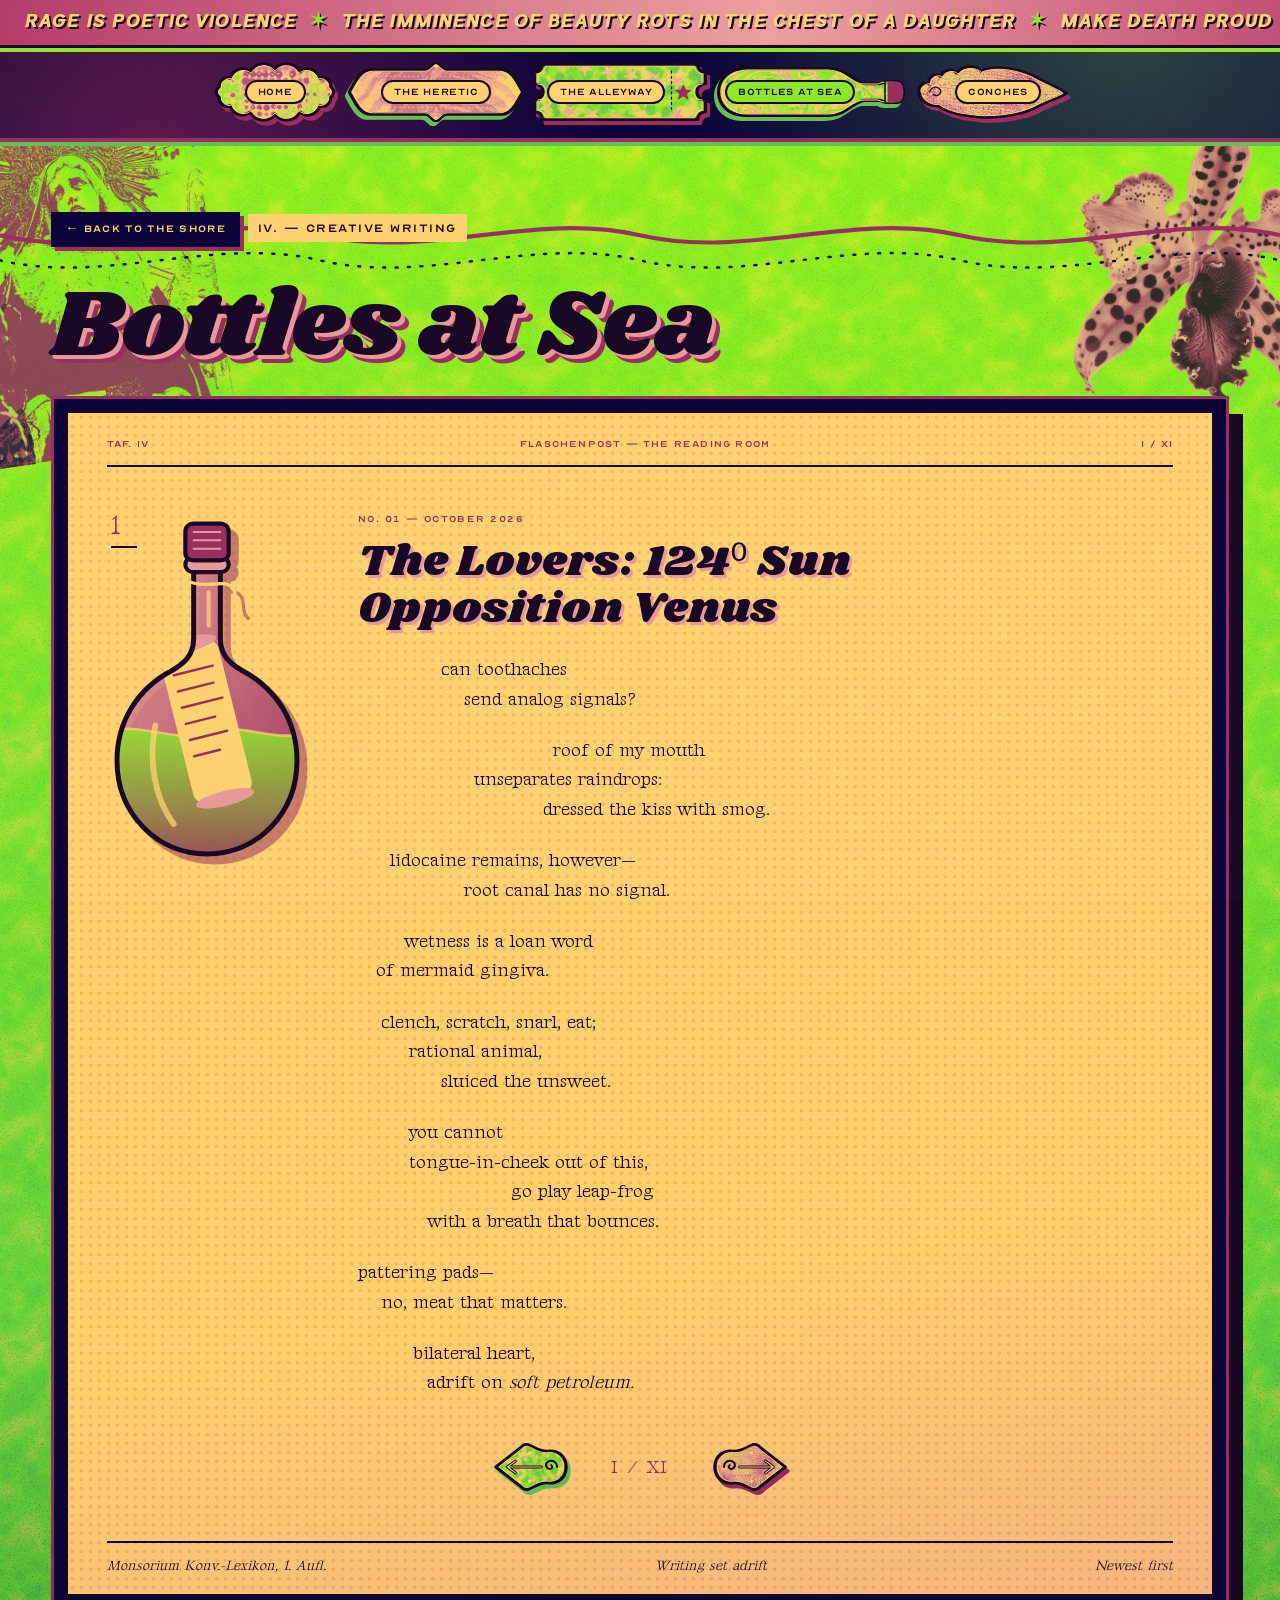
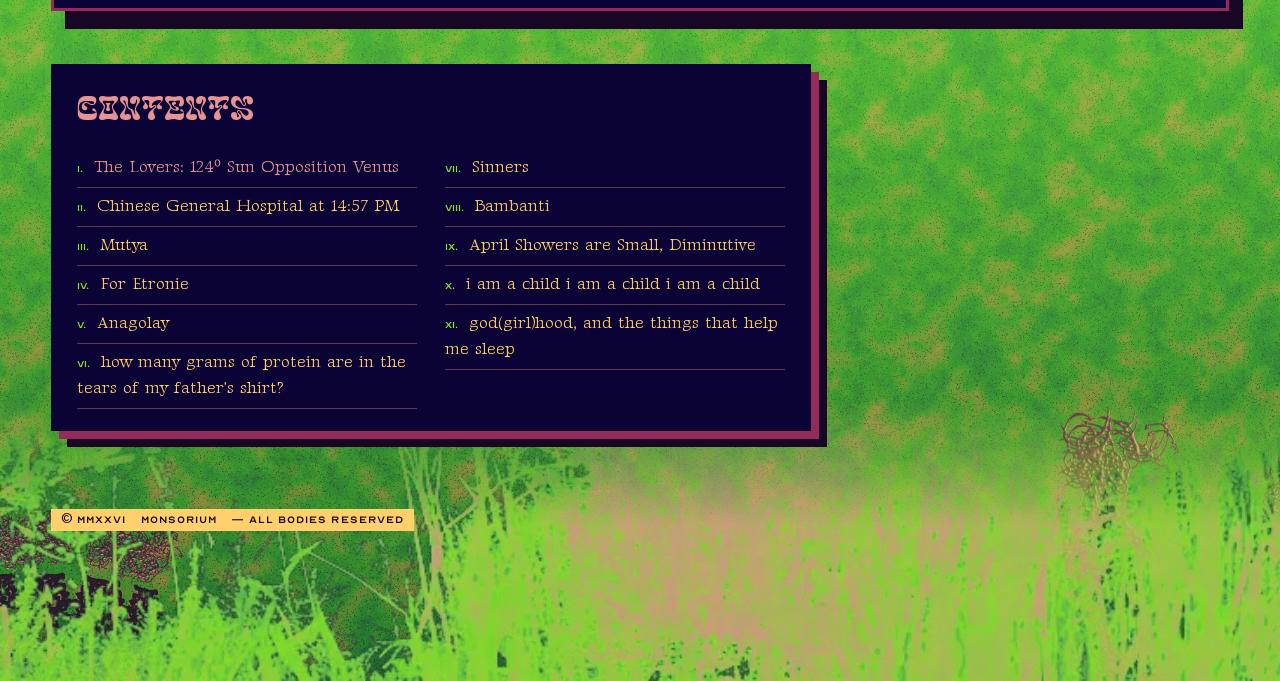
<file: bottles.html>
<!doctype html>
<!--
  MONSORIUM — Bottles at Sea, the reading room.
  Generated by tools/make-bottles-page.py from tools/poems.json; edit those, not this file.
  Shares styles.css (design + layout) and main.js (animations, carousel) with index.html.
-->
<html lang="en" dir="ltr">
<head>
  <meta charset="utf-8">
  <meta name="viewport" content="width=device-width, initial-scale=1">
  <title>Bottles at Sea — Monsorium</title>
  <meta name="description" content="Bottles at Sea: poems by G.H. Mosseri, newest first.">
  <meta name="theme-color" content="#0B0236">
  <link rel="preload" href="assets/fonts/slowji.woff2" as="font" type="font/woff2" crossorigin>
  <link rel="stylesheet" href="styles.css">
  <script>document.documentElement.classList.add('js');</script>
  <script src="main.js" defer></script>
</head>
<body class="page-bottles">
  <a class="skip-link" href="#main">Skip to content</a>

  <svg class="grain" aria-hidden="true" focusable="false">
    <filter id="grain-filter"><feTurbulence type="fractalNoise" baseFrequency="0.8" numOctaves="3" stitchTiles="stitch"/><feColorMatrix type="saturate" values="0"/></filter>
    <rect width="100%" height="100%" filter="url(#grain-filter)"/>
  </svg>

  <div class="masthead">
  <div class="ribbon" role="region" aria-label="Announcement">
    <div class="ribbon__track">
      <p class="ribbon__run">Rage is poetic violence <i aria-hidden="true">✶</i> The imminence of beauty rots in the chest of a daughter <i aria-hidden="true">✶</i> Make death proud to take us <i aria-hidden="true">✶</i></p>
      <p class="ribbon__run" aria-hidden="true">Rage is poetic violence <i>✶</i> The imminence of beauty rots in the chest of a daughter <i>✶</i> Make death proud to take us <i>✶</i></p>
    </div>
  </div>
  <header class="ovilats">
    <nav aria-label="Main">
      <ul class="nav-list">
        <li><a class="nav-btn nav-btn--home" href="index.html#home"><span>Home</span></a></li>
        <li><a class="nav-btn nav-btn--heretic" href="index.html#heretic"><span>The Heretic</span></a></li>
        <li><a class="nav-btn nav-btn--alleyway" href="index.html#alleyway"><span>The Alleyway</span></a></li>
        <li><a class="nav-btn nav-btn--bottles" href="index.html#bottles" aria-current="page"><span>Bottles at Sea</span></a></li>
        <li><a class="nav-btn nav-btn--conches" href="index.html#conches"><span>Conches</span></a></li>
      </ul>
    </nav>
  </header>
  </div>

  <main id="main">
    <section class="bottles reading" aria-labelledby="reading-title">
      <div class="corners" aria-hidden="true">
        <img class="corner corner--tl" src="assets/img/overlays/mary-hot_pink-overlay--bruise.webp" alt="">
        <img class="corner corner--tr" src="assets/img/overlays/tiger-orchid--bloom.webp" alt="">
        <img class="corner corner--bl" src="assets/img/overlays/magenta_dark-blue_assets-combined--bloom.webp" alt="">
        <img class="corner corner--br" src="assets/img/overlays/red-cyber-asset--bloom.webp" alt="">
      </div>
      <div class="decor bottles__dots" aria-hidden="true"></div>
      <img class="decor bottles__meadow" src="assets/img/spacers/palegreen-overlay--meadow.webp" alt="" aria-hidden="true">
      <svg class="decor bottles__waves" viewBox="0 0 1440 120" preserveAspectRatio="none" aria-hidden="true">
        <path d="M0 40 C120 70 240 10 360 40 C480 70 600 10 720 40 C840 70 960 10 1080 40 C1200 70 1320 10 1440 40" fill="none" stroke="#942C5B" stroke-width="5"/>
        <path d="M0 70 C120 100 240 40 360 70 C480 100 600 40 720 70 C840 100 960 40 1080 70 C1200 100 1320 40 1440 70" fill="none" stroke="#0B0236" stroke-width="3" stroke-dasharray="2 12" stroke-linecap="round"/>
      </svg>

      <div class="bottles__inner">
        <a class="reading__back" href="index.html#bottles">← Back to the shore</a>
        <span class="kicker">IV. — Creative Writing</span>
        <h1 id="reading-title" class="section-title">Bottles at Sea</h1>

        <div class="plate carousel" data-carousel data-carousel-hash aria-roledescription="carousel" aria-label="Poems">
          <p class="plate__head"><span>Taf. IV</span><span>Flaschenpost — the reading room</span><span data-carousel-count>1 / 11</span></p>
          <div class="carousel__viewport" aria-live="polite">
            <article class="carousel__slide poem" id="the-lovers" aria-roledescription="slide" aria-label="1 of 11">
              <div class="poem__bottle">
                <span class="fig-no" aria-hidden="true">1</span>
                <img src="assets/ui/bottle-rose.svg" alt="" width="240" height="440">
              </div>
              <div class="poem__sheet">
                <span class="poem__meta">No. 01 — <time datetime="2026-10">October 2026</time></span>
                <h2 class="poem__title">The Lovers: 124⁰ Sun Opposition Venus</h2>
                <div class="poem__text">
                  <div class="stanza">
                    <span class="ln" style="--i:18">can toothaches</span>
                    <span class="ln" style="--i:23">send analog signals?</span>
                  </div>
                  <div class="stanza">
                    <span class="ln" style="--i:42">roof of my mouth</span>
                    <span class="ln" style="--i:25">unseparates raindrops:</span>
                    <span class="ln" style="--i:40">dressed the kiss with smog.</span>
                  </div>
                  <div class="stanza">
                    <span class="ln" style="--i:7">lidocaine remains, however—</span>
                    <span class="ln" style="--i:23">root canal has no signal.</span>
                  </div>
                  <div class="stanza">
                    <span class="ln" style="--i:10">wetness is a loan word</span>
                    <span class="ln" style="--i:4">of mermaid gingiva.</span>
                  </div>
                  <div class="stanza">
                    <span class="ln" style="--i:5">clench, scratch, snarl, eat;</span>
                    <span class="ln" style="--i:11">rational animal,</span>
                    <span class="ln" style="--i:18">sluiced the unsweet.</span>
                  </div>
                  <div class="stanza">
                    <span class="ln" style="--i:11">you cannot</span>
                    <span class="ln" style="--i:11">tongue-in-cheek out of this,</span>
                    <span class="ln" style="--i:33">go play leap-frog</span>
                    <span class="ln" style="--i:15">with a breath that bounces.</span>
                  </div>
                  <div class="stanza">
                    <span class="ln">pattering pads—</span>
                    <span class="ln" style="--i:5">no, meat that matters.</span>
                  </div>
                  <div class="stanza">
                    <span class="ln" style="--i:12">bilateral heart,</span>
                    <span class="ln" style="--i:15">adrift on <em>soft petroleum.</em></span>
                  </div>
                </div>
              </div>
            </article>
            <article class="carousel__slide poem" id="chinese-general-hospital" aria-roledescription="slide" aria-label="2 of 11">
              <div class="poem__bottle">
                <span class="fig-no" aria-hidden="true">2</span>
                <img src="assets/ui/bottle-lime.svg" alt="" width="240" height="440">
              </div>
              <div class="poem__sheet">
                <span class="poem__meta">No. 02 — <time datetime="2026-09">September 2026</time></span>
                <h2 class="poem__title">Chinese General Hospital at 14:57 PM</h2>
                <div class="poem__text">
                  <div class="stanza">
                    <span class="ln">14:58: the musculature of</span>
                    <span class="ln">umbilical cord</span>
                  </div>
                  <div class="stanza">
                    <span class="ln" style="--i:25">+ medical clamp.</span>
                  </div>
                  <div class="stanza">
                    <span class="ln">15:00: when the Almagest is about</span>
                    <span class="ln">matrilineal, <em>womb-sized</em> planets.</span>
                  </div>
                  <div class="stanza">
                    <span class="ln">15:05: a cry pickled</span>
                    <span class="ln">from a ribcage</span>
                    <span class="ln">400 million light years away.</span>
                  </div>
                  <div class="stanza">
                    <span class="ln">15:15: diodes render blue</span>
                    <span class="ln">the headbulbed mother.</span>
                  </div>
                  <div class="stanza">
                    <span class="ln" style="--i:9">&gt; pockmarks, maroon / black.</span>
                    <span class="ln" style="--i:12">rosary beads</span>
                    <span class="ln" style="--i:18">…. metabolized.</span>
                  </div>
                  <div class="stanza">
                    <span class="ln">15:20: umbilical cord is formalin-soaked,</span>
                    <span class="ln">check on her belly.</span>
                  </div>
                  <div class="stanza">
                    <span class="ln">15:29: Scorpio ascends 20 degrees</span>
                    <span class="ln">into her abdomen.</span>
                  </div>
                  <div class="stanza">
                    <span class="ln">15:34: Newton discovers</span>
                    <span class="ln">three laws of motion sickness.</span>
                  </div>
                  <div class="stanza">
                    <span class="ln">15:40: Mother Mary, metabolized.</span>
                  </div>
                  <div class="stanza">
                    <span class="ln">15:50: Get one whole sheet</span>
                    <span class="ln">of government paper,</span>
                    <span class="ln">Panda gel pen.</span>
                  </div>
                  <div class="stanza">
                    <span class="ln">15:57:</span>
                  </div>
                  <div class="stanza">
                    <span class="ln">16:00: “Pure,” Milky Way announces.</span>
                  </div>
                  <div class="stanza">
                    <span class="ln">16:02: Her heartbeat.</span>
                  </div>
                  <div class="stanza">
                    <span class="ln">16:03:</span>
                  </div>
                  <div class="stanza">
                    <span class="ln">16:04: God, four centimeters away.</span>
                  </div>
                </div>
              </div>
            </article>
            <article class="carousel__slide poem" id="mutya" aria-roledescription="slide" aria-label="3 of 11">
              <div class="poem__bottle">
                <span class="fig-no" aria-hidden="true">3</span>
                <img src="assets/ui/bottle-dusk.svg" alt="" width="240" height="440">
              </div>
              <div class="poem__sheet">
                <span class="poem__meta">No. 03 — <time datetime="2026-08">August 2026</time></span>
                <h2 class="poem__title">Mutya</h2>
                <div class="poem__text">
                  <div class="stanza">
                    <span class="ln">with the moistened jaw of Mut,</span>
                    <span class="ln" style="--i:5">we cherrypicked the barebones</span>
                    <span class="ln" style="--i:30">of our dinner table.</span>
                  </div>
                  <div class="stanza">
                    <span class="ln" style="--i:9">pitchforks baptized in sunset-fires</span>
                    <span class="ln" style="--i:9">rattle the carousel seats,</span>
                    <span class="ln" style="--i:9">horsemeat well-done swarms</span>
                    <span class="ln" style="--i:9">tonsils to teeth.</span>
                    <span class="ln" style="--i:9">lungs are hardened and shaped</span>
                    <span class="ln" style="--i:9">like <em>kakanin</em> enclosed within</span>
                    <span class="ln" style="--i:9">overripe banana leaves.</span>
                  </div>
                  <div class="stanza">
                    <span class="ln" style="--i:9">lop the horses</span>
                    <span class="ln" style="--i:9">in digestible halves:</span>
                    <span class="ln" style="--i:9"><strong>plating</strong>.</span>
                    <span class="ln" style="--i:9">the rice picks</span>
                    <span class="ln" style="--i:9">the teeth apart:</span>
                    <span class="ln" style="--i:9"><strong>plaything</strong>.</span>
                  </div>
                  <div class="stanza">
                    <span class="ln" style="--i:9">the ride treads merry in spurs—</span>
                    <span class="ln" style="--i:9">deadbeat horses, whirling</span>
                    <span class="ln" style="--i:9">unperturbed. you are now</span>
                    <span class="ln" style="--i:9">meat simmered within</span>
                    <span class="ln" style="--i:9">mouths afraid to swallow.</span>
                    <span class="ln" style="--i:9">rice dithers about the fall</span>
                    <span class="ln" style="--i:9">down the stomach, clinging</span>
                    <span class="ln" style="--i:9">to toothy carousels calcified</span>
                    <span class="ln" style="--i:9">against their will.</span>
                  </div>
                  <div class="stanza">
                    <span class="ln" style="--i:9"><strong><em>who came first? womb, or God?</em></strong></span>
                  </div>
                  <div class="stanza">
                    <span class="ln" style="--i:9">the dovetailing of mouth</span>
                    <span class="ln" style="--i:9">with both stomach and lungs:</span>
                    <span class="ln" style="--i:9">the fleshed knot of</span>
                    <span class="ln" style="--i:9">worship and hunger.</span>
                    <span class="ln" style="--i:9">here, you utter your first word:</span>
                    <span class="ln" style="--i:9">“Mama,” then you look at me.</span>
                  </div>
                  <div class="stanza">
                    <span class="ln" style="--i:9">i wrap your overgrowth</span>
                    <span class="ln" style="--i:9">in the greenest</span>
                    <span class="ln" style="--i:9">banana leaves.</span>
                  </div>
                  <div class="stanza">
                    <span class="ln" style="--i:9">Mut speaks through me:</span>
                    <span class="ln" style="--i:9"><strong>“You are saved,</strong></span>
                    <span class="ln" style="--i:9"><strong>for later.”</strong></span>
                  </div>
                </div>
              </div>
            </article>
            <article class="carousel__slide poem" id="for-etronie" aria-roledescription="slide" aria-label="4 of 11">
              <div class="poem__bottle">
                <span class="fig-no" aria-hidden="true">4</span>
                <img src="assets/ui/bottle-rose.svg" alt="" width="240" height="440">
              </div>
              <div class="poem__sheet">
                <span class="poem__meta">No. 04 — <time datetime="2026-07">July 2026</time></span>
                <h2 class="poem__title">For Etronie</h2>
                <div class="poem__text">
                  <div class="stanza">
                    <span class="ln">I am pouring ocean in urns.</span>
                  </div>
                  <div class="stanza">
                    <span class="ln">Dollops dolled blue drop</span>
                    <span class="ln">onto their dewed lips, taut waterfalls.</span>
                    <span class="ln">My knees are sediment-bruised,</span>
                    <span class="ln">every sand-bathed speck flecks the skin</span>
                    <span class="ln">like pecks. I overripen:</span>
                    <span class="ln">sandpiper chorus out masts of throat,</span>
                    <span class="ln">the chittering dives their way down</span>
                    <span class="ln">to the bottom of the basin.</span>
                    <span class="ln">It was a giggle, t’was a laugh—</span>
                    <span class="ln">erupting like softened volcanoes.</span>
                  </div>
                  <div class="stanza">
                    <span class="ln">Mildew, my friend of friends,</span>
                    <span class="ln">crop the worry-line out your brows</span>
                    <span class="ln">and listen to me.</span>
                  </div>
                  <div class="stanza">
                    <span class="ln">The tide is lowered down</span>
                    <span class="ln">to palm-sized sheaths.</span>
                    <span class="ln">My hands are pruned thick</span>
                    <span class="ln">with sunsets by the sea.</span>
                  </div>
                  <div class="stanza">
                    <span class="ln">I knead igneous rocks</span>
                    <span class="ln">into pebbles gentle.</span>
                  </div>
                  <div class="stanza">
                    <span class="ln">Open your hand</span>
                    <span class="ln">and receive me.</span>
                  </div>
                </div>
              </div>
            </article>
            <article class="carousel__slide poem" id="anagolay" aria-roledescription="slide" aria-label="5 of 11">
              <div class="poem__bottle">
                <span class="fig-no" aria-hidden="true">5</span>
                <img src="assets/ui/bottle-lime.svg" alt="" width="240" height="440">
              </div>
              <div class="poem__sheet">
                <span class="poem__meta">No. 05 — <time datetime="2026-07">July 2026</time></span>
                <h2 class="poem__title">Anagolay</h2>
                <div class="poem__text">
                  <div class="stanza">
                    <span class="ln" style="--i:7">I would like to clear the water,</span>
                    <span class="ln" style="--i:12">free it of fickle basilisks.</span>
                  </div>
                  <div class="stanza">
                    <span class="ln" style="--i:11">The columbines brittle well</span>
                    <span class="ln" style="--i:4">into the twining dust of July,</span>
                    <span class="ln">and you&#x27;ve fettered me</span>
                    <span class="ln" style="--i:10">to the purpling skin</span>
                    <span class="ln" style="--i:21">of your knees.</span>
                  </div>
                  <div class="stanza">
                    <span class="ln" style="--i:6">We sat by <em>Baclaran’s</em> little pulpit</span>
                    <span class="ln" style="--i:21">and opened our palms</span>
                    <span class="ln" style="--i:23">to receive lizard alms.</span>
                  </div>
                  <div class="stanza">
                    <span class="ln" style="--i:6">The pale brown scales swathed</span>
                    <span class="ln" style="--i:4">the skin of our hands;</span>
                  </div>
                  <div class="stanza">
                    <span class="ln" style="--i:3"><em>sampaguita</em> strings link</span>
                  </div>
                  <div class="stanza">
                    <span class="ln" style="--i:33">my teeth, together,</span>
                  </div>
                  <div class="stanza">
                    <span class="ln" style="--i:15">gurgling mysteries</span>
                    <span class="ln" style="--i:15">in oil spills.</span>
                  </div>
                  <div class="stanza">
                    <span class="ln">In communion spittle,</span>
                    <span class="ln" style="--i:4">the disjointed altar orbits.</span>
                  </div>
                  <div class="stanza">
                    <span class="ln" style="--i:4">I am two <em>luwalhati</em> beads away</span>
                    <span class="ln" style="--i:4">from embedding pruned fingers</span>
                    <span class="ln" style="--i:34">into grotto ponds.</span>
                  </div>
                  <div class="stanza">
                    <span class="ln" style="--i:4">Lizards scorn</span>
                    <span class="ln" style="--i:21">the soles of their feet</span>
                    <span class="ln" style="--i:29">as their grip slips</span>
                    <span class="ln" style="--i:4">from the unchurched ceiling,</span>
                  </div>
                  <div class="stanza">
                    <span class="ln" style="--i:8">making way</span>
                    <span class="ln" style="--i:15">for August rain.</span>
                  </div>
                </div>
              </div>
            </article>
            <article class="carousel__slide poem" id="grams-of-protein" aria-roledescription="slide" aria-label="6 of 11">
              <div class="poem__bottle">
                <span class="fig-no" aria-hidden="true">6</span>
                <img src="assets/ui/bottle-dusk.svg" alt="" width="240" height="440">
              </div>
              <div class="poem__sheet">
                <span class="poem__meta">No. 06 — <time datetime="2026-07">July 2026</time></span>
                <h2 class="poem__title">how many grams of protein are in the tears of my father&#x27;s shirt?</h2>
                <div class="poem__text">
                <div class="poem__cols">
                <div class="poem__col">
                  <div class="stanza">
                    <span class="ln">If coconuts could talk,</span>
                    <span class="ln">they would slam their shells together</span>
                    <span class="ln">and spoil the lisp of their milk.</span>
                  </div>
                  <div class="stanza">
                    <span class="ln">Abaca spells out</span>
                    <span class="ln">my name from between the fiber,</span>
                    <span class="ln">muted into spittle currencies.</span>
                  </div>
                  <div class="stanza">
                    <span class="ln">My father’s shirt washes my hands,</span>
                    <span class="ln">refining the posture of my fingertips,</span>
                    <span class="ln">so they look less like my mother’s.</span>
                  </div>
                  <div class="stanza">
                    <span class="ln">I comb the hairs from the coconut</span>
                    <span class="ln">in aims of matting the ends down.</span>
                    <span class="ln">Fingers turned fiberglass—</span>
                  </div>
                </div>
                <div class="poem__col">
                  <div class="stanza">
                    <span class="ln">Oversand the coconut’s pores</span>
                    <span class="ln">before pouring spoiled fruit-milk</span>
                    <span class="ln">into abaca baskets.</span>
                  </div>
                  <div class="stanza">
                    <span class="ln">My hands, woven into the abaca,</span>
                    <span class="ln">disappearing with folded knit—</span>
                    <span class="ln">I am acceptable now.</span>
                  </div>
                  <div class="stanza">
                    <span class="ln">My father&#x27;s shirt clears the dirt</span>
                    <span class="ln">from my nails, even with holes.</span>
                    <span class="ln">He dilutes—my mother’s hands.</span>
                  </div>
                  <div class="stanza">
                    <span class="ln">The marketplace is open.</span>
                    <span class="ln">It is 7 in the morning—</span>
                    <span class="ln">even my mother is acceptable now.</span>
                  </div>
                </div>
                </div>
                </div>
              </div>
            </article>
            <article class="carousel__slide poem" id="sinners" aria-roledescription="slide" aria-label="7 of 11">
              <div class="poem__bottle">
                <span class="fig-no" aria-hidden="true">7</span>
                <img src="assets/ui/bottle-rose.svg" alt="" width="240" height="440">
              </div>
              <div class="poem__sheet">
                <span class="poem__meta">No. 07 — <time datetime="2026-06">June 2026</time></span>
                <h2 class="poem__title">Sinners</h2>
                <div class="poem__text">
                  <div class="stanza">
                    <span class="ln">I.</span>
                    <span class="ln">Tomorrow, we will exchange hands;</span>
                    <span class="ln">dousing fairy-catching fires before</span>
                    <span class="ln">coming to church. You cannot soak</span>
                    <span class="ln">yourself in Ash Wednesday residue.</span>
                    <span class="ln">You uncurl the other cheek</span>
                    <span class="ln">with a quivered lip.</span>
                  </div>
                  <div class="stanza">
                    <span class="ln">II.</span>
                    <span class="ln">A nymph skitters mildly across the room.</span>
                    <span class="ln">She falters, and denies the drink offered</span>
                    <span class="ln">by tongue-contained hiss.</span>
                  </div>
                  <div class="stanza">
                    <span class="ln">Faulty Salome flecks the womb</span>
                    <span class="ln">with inward steps.</span>
                    <span class="ln">Born again as a Venus,</span>
                    <span class="ln">unbecoming,</span>
                  </div>
                  <div class="stanza">
                    <span class="ln">Her heart is her mother’s, again.</span>
                  </div>
                  <div class="stanza">
                    <span class="ln">III.</span>
                    <span class="ln">The tongue pushes out</span>
                    <span class="ln">the fat extruding from the other cheek.</span>
                    <span class="ln">It sags and sags, downed with mildew.</span>
                    <span class="ln">The body is a morose candle</span>
                    <span class="ln">dimly lighting the path up the tower.</span>
                  </div>
                  <div class="stanza">
                    <span class="ln">IV.</span>
                    <span class="ln">Basilisks are tethered still</span>
                    <span class="ln">to cathedral slippages.</span>
                  </div>
                  <div class="stanza">
                    <span class="ln">The water is now dewormed.</span>
                  </div>
                  <div class="stanza">
                    <span class="ln">The drinks spill the womb-water.</span>
                  </div>
                  <div class="stanza">
                    <span class="ln">We extract the bones from Venus</span>
                    <span class="ln">to tighten the shoes of the dancer.</span>
                    <span class="ln">Her feet are slipping still</span>
                    <span class="ln">‘til she is christened in fire, again.</span>
                  </div>
                  <div class="stanza">
                    <span class="ln">V.</span>
                    <span class="ln">Hands were exchanged today.</span>
                    <span class="ln">The fairies are godmothers</span>
                    <span class="ln">to Christ-borns.</span>
                  </div>
                  <div class="stanza">
                    <span class="ln">The foreheads are emulsified</span>
                    <span class="ln">with ashy tinctures of water.</span>
                  </div>
                  <div class="stanza">
                    <span class="ln">Our eyes abstain</span>
                    <span class="ln">from the lizards.</span>
                  </div>
                  <div class="stanza">
                    <span class="ln">Their gaze, poised,</span>
                    <span class="ln">to architecture.</span>
                  </div>
                </div>
              </div>
            </article>
            <article class="carousel__slide poem" id="bambanti" aria-roledescription="slide" aria-label="8 of 11">
              <div class="poem__bottle">
                <span class="fig-no" aria-hidden="true">8</span>
                <img src="assets/ui/bottle-lime.svg" alt="" width="240" height="440">
              </div>
              <div class="poem__sheet">
                <span class="poem__meta">No. 08 — <time datetime="2026-05">May 2026</time></span>
                <h2 class="poem__title">Bambanti</h2>
                <div class="poem__text">
                  <div class="stanza">
                    <span class="ln">i fluff a hungry crow’s feathers</span>
                    <span class="ln">to soften the blow.</span>
                    <span class="ln">slowly, he flies away.</span>
                    <span class="ln">i find his sun-baked carcass</span>
                    <span class="ln">on our side of the road.</span>
                  </div>
                  <div class="stanza">
                    <span class="ln">the farmer passes his straw hat</span>
                    <span class="ln">around for a kilo of rice,</span>
                    <span class="ln">or perhaps a centavo or two.</span>
                    <span class="ln">hands dipped in arid soil,</span>
                    <span class="ln">with ounces of neither nickel</span>
                    <span class="ln">nor silver. he hitches jeeps and</span>
                    <span class="ln">buses bound south,</span>
                    <span class="ln">he walks back home,</span>
                    <span class="ln">slippery-palmed.</span>
                  </div>
                  <div class="stanza">
                    <span class="ln">there were no faces</span>
                    <span class="ln">in the trike terminal today.</span>
                    <span class="ln">the driver wipes his forehead,</span>
                    <span class="ln">a headcount of yesterday’s coins.</span>
                    <span class="ln">he envisions 6-year old bellies</span>
                    <span class="ln">flattened to tabletops,</span>
                    <span class="ln">little brown bodies</span>
                    <span class="ln">strawmanned into furniture.</span>
                    <span class="ln">he spends the night</span>
                    <span class="ln">at the terminal once again.</span>
                  </div>
                  <div class="stanza">
                    <span class="ln">i saw a mob of heads</span>
                    <span class="ln">down the streets, bumping</span>
                    <span class="ln">and drilling against each other.</span>
                    <span class="ln">an old man shrivels beneath</span>
                    <span class="ln">everyone else&#x27;s knees.</span>
                    <span class="ln">his wails weighed down</span>
                    <span class="ln">by other grain-dead stomachs,</span>
                    <span class="ln">blued cheeks echoing the color</span>
                    <span class="ln">of abaca fiber they can&#x27;t afford.</span>
                  </div>
                  <div class="stanza">
                    <span class="ln">the noontime stillness</span>
                    <span class="ln">of the copper field</span>
                    <span class="ln">is damp with sweat, dankness.</span>
                    <span class="ln">the crows overhead embroil</span>
                    <span class="ln">the insular bambanti,</span>
                    <span class="ln">who remained slack-jawed</span>
                    <span class="ln">despite it all.</span>
                  </div>
                </div>
              </div>
            </article>
            <article class="carousel__slide poem" id="april-showers" aria-roledescription="slide" aria-label="9 of 11">
              <div class="poem__bottle">
                <span class="fig-no" aria-hidden="true">9</span>
                <img src="assets/ui/bottle-dusk.svg" alt="" width="240" height="440">
              </div>
              <div class="poem__sheet">
                <span class="poem__meta">No. 09 — <time datetime="2026-04">April 2026</time></span>
                <h2 class="poem__title">April Showers are Small, Diminutive</h2>
                <div class="poem__text">
                  <div class="stanza">
                    <span class="ln">When the sun patters alongside scattered forecasts</span>
                    <span class="ln">of rain, I inhabit the frogginess of it through</span>
                    <span class="ln">mercy-tongues slippery enough for San Antonio’s</span>
                    <span class="ln">shower blessing. Quiapo is candlelit with scores</span>
                    <span class="ln">of scorches, with acidic rain brittling</span>
                    <span class="ln">into slivering white onto the silver handlebars.</span>
                    <span class="ln">The flames play leap-frog with raindrops across shops.</span>
                    <span class="ln">I press against devotee chests and prayer quivers</span>
                    <span class="ln">through throats. Acid rain is also holy water at some point</span>
                    <span class="ln">in sinner physics. That I am: city-pest, run-on prayer,</span>
                    <span class="ln">San Antonio proxy. I inhabit the pronged state of frogs.</span>
                    <span class="ln">The riveting <em>ribbiting</em> distorts my graceless remarks.</span>
                  </div>
                </div>
              </div>
            </article>
            <article class="carousel__slide poem" id="i-am-a-child" aria-roledescription="slide" aria-label="10 of 11">
              <div class="poem__bottle">
                <span class="fig-no" aria-hidden="true">10</span>
                <img src="assets/ui/bottle-rose.svg" alt="" width="240" height="440">
              </div>
              <div class="poem__sheet">
                <span class="poem__meta">No. 10 — <time datetime="2023-10">October 2023</time></span>
                <h2 class="poem__title">i am a child i am a child i am a child</h2>
                <div class="poem__text">
                  <div class="stanza">
                    <span class="ln">clock hands are proboscis. folded white skin like seashells; feeling sandpaper and hearing seagulls. a grin that stretches beyond the edge of your eyes; cheeks hurting, swelling like fresh apples. hoping noon was longer than it should be. a snake in the tree. paradise hanging like a ghost. now walking on sand, only sand. wishing the sun was gone.</span>
                  </div>
                  <hr class="poem__break">
                  <div class="stanza">
                    <span class="ln">clock hands drink from my fingers. each birthday invite houseflies that bear the faces of people i knew. wingfolds were smiles that fell like freshly cut nails. fingers offered to strangers who had once carved themselves seats in the party of my mind. they have rounded bellies and their hands are full. my ribs jut out of my skin. i give thanks with them. they try to smile.</span>
                  </div>
                  <div class="stanza">
                    <span class="ln">clock hands touch the shape of my skull and tell it promises. i fit my eyes inside every dead animal; i wonder what it’s like. dry throat carrying only the spine of an apple. epidermis thinning each step forward to tomorrow. seeing ribs puncturing the sand. hanging on to heartbeats. i am alive. i am alive.</span>
                  </div>
                  <hr class="poem__break">
                  <div class="stanza">
                    <span class="ln">clock hands draw wrinkles on my forehead and laughs. birthday suit does not reach my wrists and ankles anymore—i am younger than ever. pushing nails down to fingers and fixing postures each second. avoiding mirrors and putting faces of children on house guests. they have party hats for heads and we do little dances and sing to ourselves: we are not yet dead.</span>
                  </div>
                  <hr class="poem__break">
                  <div class="stanza">
                    <span class="ln">clock hands point me towards north. my shoulders rise higher than my head. a bob in my throat shaped like the weight of regret. bones become skin. sand swallowing my footprints. north is where? the sun had never moved; eternal noon. hollowing cheeks carving forbidden fruit. i am the paradise ghost.</span>
                  </div>
                  <hr class="poem__break">
                  <div class="stanza">
                    <span class="ln">clock hands hold my face in wait. folds pile across my skin until i am thinned to bones. grinning yet it’s never whole. grumbling from my stomach mistaken for my throat. gnawing ache in knowing you can never dance like you did before. i own nothing, except a gaping hole i have stitched in me called life. it is never filled; the seats are empty and i drop like a fly.</span>
                  </div>
                </div>
              </div>
            </article>
            <article class="carousel__slide poem" id="god-girl-hood" aria-roledescription="slide" aria-label="11 of 11">
              <div class="poem__bottle">
                <span class="fig-no" aria-hidden="true">11</span>
                <img src="assets/ui/bottle-lime.svg" alt="" width="240" height="440">
              </div>
              <div class="poem__sheet">
                <span class="poem__meta">No. 11 — <time datetime="2023-02">February 2023</time></span>
                <h2 class="poem__title">god(girl)hood, and the things that help me sleep</h2>
                <div class="poem__text">
                  <div class="stanza">
                    <span class="ln">i.</span>
                  </div>
                  <div class="stanza">
                    <span class="ln">the sun pulverizes the night into fine powders and smoke, so</span>
                    <span class="ln">much so that the moon hangs its wounds in speckles of light</span>
                    <span class="ln">through the haze of it all in hopes those who need to see it will</span>
                    <span class="ln">do.</span>
                  </div>
                  <div class="stanza">
                    <span class="ln">ii.</span>
                  </div>
                  <div class="stanza">
                    <span class="ln">millennia-old dragon wounds inspiring poetry and downcast</span>
                    <span class="ln">gazes following the trail of turquoise blood. there is a little girl</span>
                    <span class="ln">in me whose fingertips are blue and she prays with black-tipped</span>
                    <span class="ln">matchsticks,</span>
                    <span class="ln" style="--i:19">stolen coins, eyelashes, incense dust,</span>
                    <span class="ln" style="--i:19">the space allowed between palms,</span>
                    <span class="ln">she found on the dejected sides of holy places. you could hear</span>
                    <span class="ln">the misremembered mantras from the quiver of her voice. she</span>
                    <span class="ln">is five years old and already knew there is something larger</span>
                    <span class="ln">than the wiry frame she’s born in.</span>
                  </div>
                  <div class="stanza">
                    <span class="ln">already, she knew how to</span>
                    <span class="ln">bend her knees and beg for it.</span>
                  </div>
                  <div class="stanza">
                    <span class="ln">iii.</span>
                  </div>
                  <div class="stanza">
                    <span class="ln">you’d make mythologies out of anything,</span>
                    <span class="ln" style="--i:55">anything to help you</span>
                    <span class="ln" style="--i:86">escape.</span>
                  </div>
                  <div class="stanza">
                    <span class="ln">in the darkness, i can forget about things bigger than me. in the</span>
                    <span class="ln">darkness, the shooting stars go nowhere. in the darkness, the</span>
                    <span class="ln">smoke holds no promises of castles in the sky or veiled fox</span>
                    <span class="ln">brides between bamboos. in the darkness, there is no dialogue</span>
                    <span class="ln">between mountaintops. in the darkness, i am no wanting</span>
                    <span class="ln">creature. in the darkness, there are no teeth marks in the hand</span>
                    <span class="ln">that feeds. in the darkness, there is no need to save me—</span>
                    <span class="ln">no need to save me.</span>
                  </div>
                  <div class="stanza">
                    <span class="ln">i am allowed</span>
                    <span class="ln">hold my breath below the water</span>
                    <span class="ln" style="--i:83">this time.</span>
                  </div>
                  <div class="stanza">
                    <span class="ln">iv.</span>
                  </div>
                  <div class="stanza">
                    <span class="ln">make an abyss out of what’s between my ribs and throw your</span>
                    <span class="ln">name into it. i will shake with every syllable like wind-stirred</span>
                    <span class="ln">candlelight. i will know what revelation feels like and why</span>
                    <span class="ln">there is so much to fear in love.</span>
                  </div>
                  <div class="stanza">
                    <span class="ln">have you ever loved with a violence?</span>
                    <span class="ln">is it possible to love without it?</span>
                  </div>
                  <div class="stanza">
                    <span class="ln">v.</span>
                  </div>
                  <div class="stanza">
                    <span class="ln">the heart wants what it wants and it wants what it isn’t.</span>
                    <span class="ln">there is little difference between devotion and desperation; it’s</span>
                    <span class="ln">meted out by how much blasphemy these sordid, wanting</span>
                    <span class="ln">mouths would allow between their teeth. i grapple with the fact</span>
                    <span class="ln">that faith was inevitable before it was necessary and how</span>
                    <span class="ln">there’s always something to hold on to;</span>
                    <span class="ln" style="--i:59">to aspire to want.</span>
                    <span class="ln">i want to be buried without your name falling from my lips</span>
                    <span class="ln">because it would mean that you were big enough to be a truth</span>
                    <span class="ln">i died for. if it is sacrilege, let it be. leave the wounds bleeding</span>
                    <span class="ln">and let the sinners come to it thinking they’d be forgiven if they</span>
                    <span class="ln">swipe their tongues against it. i swear i will love you enough to</span>
                    <span class="ln">make you unholy. i know you’d love to see me try. until then</span>
                    <span class="ln">i won’t apologize for anything</span>
                    <span class="ln" style="--i:49">until i’m able to say goodnight.</span>
                  </div>
                </div>
              </div>
            </article>
          </div>
          <div class="carousel__controls">
            <button class="arrow-btn arrow-btn--prev" type="button" data-carousel-prev aria-label="Previous poem"></button>
            <span class="carousel__count" data-carousel-count>1 / 11</span>
            <button class="arrow-btn" type="button" data-carousel-next aria-label="Next poem"></button>
          </div>
          <p class="plate__foot"><span translate="no">Monsorium Konv.-Lexikon, 1. Aufl.</span><span>Writing set adrift</span><span>Newest first</span></p>
        </div>

        <nav class="reading__contents" aria-label="All poems">
          <h2 class="reading__contents-title">Contents</h2>
          <ol>
            <li><a href="#the-lovers" data-carousel-goto="0"><span>I.</span> The Lovers: 124⁰ Sun Opposition Venus</a></li>
            <li><a href="#chinese-general-hospital" data-carousel-goto="1"><span>II.</span> Chinese General Hospital at 14:57 PM</a></li>
            <li><a href="#mutya" data-carousel-goto="2"><span>III.</span> Mutya</a></li>
            <li><a href="#for-etronie" data-carousel-goto="3"><span>IV.</span> For Etronie</a></li>
            <li><a href="#anagolay" data-carousel-goto="4"><span>V.</span> Anagolay</a></li>
            <li><a href="#grams-of-protein" data-carousel-goto="5"><span>VI.</span> how many grams of protein are in the tears of my father&#x27;s shirt?</a></li>
            <li><a href="#sinners" data-carousel-goto="6"><span>VII.</span> Sinners</a></li>
            <li><a href="#bambanti" data-carousel-goto="7"><span>VIII.</span> Bambanti</a></li>
            <li><a href="#april-showers" data-carousel-goto="8"><span>IX.</span> April Showers are Small, Diminutive</a></li>
            <li><a href="#i-am-a-child" data-carousel-goto="9"><span>X.</span> i am a child i am a child i am a child</a></li>
            <li><a href="#god-girl-hood" data-carousel-goto="10"><span>XI.</span> god(girl)hood, and the things that help me sleep</a></li>
          </ol>
        </nav>
      </div>
      <p class="colophon"><span>© MMXXVI <span translate="no">Monsorium</span> — all bodies reserved</span></p>
    </section>
  </main>
</body>
</html>
</file>
<file: styles.css>
/* =========================================================
   MONSORIUM — styles.css  (design + layout)

   Palette — these seven and nothing else. Every gradient, mask and
   hard-light mix below is built from them.
     --plum  #942C5B  highlights, extrusions, shadows
     --leaf  #62BA52  highlights, extrusions, shadows
     --ink   #180724  text on light grounds
     --gold  #FFD06B  the light ground under --ink
     --lime  #87E627  overlays, clippings, masks, bleeds
     --rose  #E69393  overlays, clippings, masks, bleeds
     --abyss #0B0236  the ovilats band / Alleyway ground

   Harmony rule used throughout: warm pair (plum → rose → gold) and acid
   pair (leaf → lime) always meet across the abyss/ink darks, so the
   clash stays loud but every edge reads as one family.
   ========================================================= */

/* ---------- Fonts (all watermark-free) ----------
   Display — Gideon Roman + Shrikhand (OFL). The psychetitlefont demos carry
             "TRIAL FONT" stamps. "When" and "Witnesses" use Slowji 3D
             (psychetitlefont); Bagel Fat One is retired.
   Sub     — Hempa Sans + Cheyenne Sans (psychesubfont).
   Body    — Brokuets Sans + Optician Sans (psychebodyfont).            */
@font-face { font-family: "Gideon Roman"; src: url("assets/fonts/gideon-roman.woff2") format("woff2"); font-display: swap; }
@font-face { font-family: "Slowji"; src: url("assets/fonts/slowji.woff2") format("woff2"); font-display: swap; }
@font-face { font-family: "Slowji 3D"; src: url("assets/fonts/slowji-3d.woff2") format("woff2"); font-display: swap; }
@font-face { font-family: "Pinyon Script"; src: url("assets/fonts/pinyon-script.woff2") format("woff2"); font-display: swap; }
@font-face { font-family: "Shrikhand"; src: url("assets/fonts/shrikhand.woff2") format("woff2"); font-display: swap; }
@font-face { font-family: "Hempa Sans"; src: url("assets/fonts/hempa-sans-black-italic.woff2") format("woff2"); font-weight: 900; font-style: italic; font-display: swap; }
@font-face { font-family: "Hempa Sans"; src: url("assets/fonts/hempa-sans-light.woff2") format("woff2"); font-weight: 300; font-display: swap; }
@font-face { font-family: "Cheyenne Sans"; src: url("assets/fonts/cheyenne-sans-var.woff2") format("woff2"); font-weight: 100 900; font-display: swap; }
@font-face { font-family: "Cheyenne Sans"; src: url("assets/fonts/cheyenne-sans-var-italic.woff2") format("woff2"); font-weight: 100 900; font-style: italic; font-display: swap; }
@font-face { font-family: "Brokuets Sans"; src: url("assets/fonts/brokuets-sans.woff2") format("woff2"); font-display: swap; }
@font-face { font-family: "Optician Sans"; src: url("assets/fonts/optician-sans.woff2") format("woff2"); font-display: swap; }

:root {
  --ink: #180724;
  --gold: #FFD06B;
  --plum: #942C5B;
  --leaf: #62BA52;
  --lime: #87E627;
  --rose: #E69393;
  --abyss: #0B0236;

  /* palette-only gradients */
  --g-bloom: linear-gradient(135deg, var(--plum), var(--rose) 55%, var(--gold));
  --g-venom: linear-gradient(135deg, var(--leaf), var(--lime) 60%, var(--gold));
  --g-dusk: linear-gradient(180deg, var(--abyss), var(--ink) 60%, var(--plum));
  --g-ribbon: linear-gradient(90deg, var(--plum), var(--rose) 30%, var(--plum) 55%, var(--rose) 80%, var(--plum));

  /* type */
  --f-t1: "Gideon Roman", Georgia, serif;   /* classical display */
  --f-t2: "Gideon Roman", Georgia, serif;
  --f-t3: "Gideon Roman", Georgia, serif;
  --f-t4: "Shrikhand", Georgia, serif;      /* heavy display */
  --f-t5: "Shrikhand", Georgia, serif;
  --f-sub: "Hempa Sans", "Cheyenne Sans", "Arial Black", sans-serif;
  --f-sub2: "Cheyenne Sans", "Hempa Sans", Arial, sans-serif;
  --f-body: "Brokuets Sans", "Helvetica Neue", Arial, sans-serif;
  --f-meta: "Optician Sans", "Cheyenne Sans", Arial, sans-serif;

  --pad: clamp(16px, 4vw, 56px);
  --corner: clamp(150px, 22vw, 360px);
}

/* ---------- Base ---------- */
*, *::before, *::after { box-sizing: border-box; }
html { scroll-behavior: smooth; overflow-x: clip; scroll-padding-top: calc(var(--mast-h, 130px) + 8px); }
body {
  margin: 0;
  background: var(--ink);
  color: var(--gold);
  font-family: var(--f-body);
  line-height: 1.5;
  -webkit-font-smoothing: antialiased;
  overflow-x: clip;
}
img { max-width: 100%; display: block; }
a { color: var(--lime); }
a:hover { color: var(--rose); }
:focus-visible { outline: 3px dashed var(--lime); outline-offset: 5px; }
.skip-link { position: absolute; left: 12px; top: -60px; z-index: 100; background: var(--gold); color: var(--ink); padding: 10px 14px; font-family: var(--f-meta); }
.skip-link:focus { top: 12px; }
section { position: relative; overflow: hidden; isolation: isolate; }
.decor { position: absolute; pointer-events: none; }

/* page-wide grain */
.grain { position: fixed; inset: 0; width: 100%; height: 100%; pointer-events: none; mix-blend-mode: overlay; opacity: .22; z-index: 90; }

/* perforated postage-stamp edge; the middle stays solid */
.stamp {
  -webkit-mask: radial-gradient(circle 7px, transparent 98%, #000) -10px -10px / 20px 20px,
                linear-gradient(#000 0 0) center / calc(100% - 26px) calc(100% - 26px) no-repeat;
          mask: radial-gradient(circle 7px, transparent 98%, #000) -10px -10px / 20px 20px,
                linear-gradient(#000 0 0) center / calc(100% - 26px) calc(100% - 26px) no-repeat;
}

/* ---------- Corner overlays: four per section, all page long ---------- */
.corners { position: absolute; inset: 0; z-index: 1; pointer-events: none; }
.corner { position: absolute; width: var(--corner); height: auto; max-height: 70%; object-fit: contain; }
.corner--tl { top: 0; left: 0; transform: translate(-24%, -16%) rotate(-8deg); object-position: left top; }
.corner--tr { top: 0; right: 0; transform: translate(24%, -16%) rotate(7deg); object-position: right top; }
.corner--bl { bottom: 0; left: 0; transform: translate(-24%, 16%) rotate(6deg); object-position: left bottom; }
.corner--br { bottom: 0; right: 0; transform: translate(24%, 16%) rotate(-7deg); object-position: right bottom; }

/* ---------- Frames: contoured "eurotrash" rococo frames ----------
   The clay/carved/gilt texture is cut to a frame outline (::before mask):
   a body inset by --m, with scrolled corner cartouches, a bead moulding
   along each edge and a shell crest top and bottom standing proud of it.
   The outline is lit by drop-shadows on the frame itself (gold rim upper
   left, ink lower right), so the relief follows the contour. */
.frame {
  --clay: url("assets/img/textures/clay-bloom.webp");
  --c: clamp(70px, 7vw, 96px);                     /* corner ornament size */
  --m: calc(var(--c) * .22);                       /* how far ornaments stand proud */
  --run: calc(100% - 2 * var(--c) + 4px);          /* edge length between corners */
  --bevel: calc(var(--m) + clamp(14px, 1.8vw, 26px));
  position: relative; display: block; padding: var(--bevel); isolation: isolate;
  filter: drop-shadow(-1.5px -1.5px 0 rgba(255, 208, 107, .85)) drop-shadow(2px 2px 0 var(--ink)) drop-shadow(7px 9px 0 rgba(24, 7, 36, .85));
}
.frame::before {
  content: ""; position: absolute; inset: 0; z-index: -1; pointer-events: none;
  /* bevel: light catches the upper-left, shadow pools lower-right (kept from
     the embossed rounded frames, now cut to the contour by the mask) */
  box-shadow:
    inset 4px 4px 0 rgba(255, 208, 107, .6),
    inset 14px 14px 22px rgba(255, 208, 107, .3),
    inset -6px -6px 0 rgba(24, 7, 36, .5),
    inset -18px -18px 28px rgba(24, 7, 36, .55);
  background:
    linear-gradient(135deg, rgba(255, 208, 107, .28), transparent 35%, transparent 65%, rgba(24, 7, 36, .45)),
    var(--clay) center / 240px;
  -webkit-mask:
    url("assets/ui/frame-corner-tl.svg") left top / var(--c) var(--c) no-repeat,
    url("assets/ui/frame-corner-tr.svg") right top / var(--c) var(--c) no-repeat,
    url("assets/ui/frame-corner-bl.svg") left bottom / var(--c) var(--c) no-repeat,
    url("assets/ui/frame-corner-br.svg") right bottom / var(--c) var(--c) no-repeat,
    url("assets/ui/frame-edge-top.svg") center top / var(--run) var(--m) no-repeat,
    url("assets/ui/frame-edge-bottom.svg") center bottom / var(--run) var(--m) no-repeat,
    url("assets/ui/frame-edge-left.svg") left center / var(--m) var(--run) no-repeat,
    url("assets/ui/frame-edge-right.svg") right center / var(--m) var(--run) no-repeat,
    url("assets/ui/frame-crest-top.svg") center top / calc(var(--c) * 1.9) calc(var(--c) * .64) no-repeat,
    url("assets/ui/frame-crest-bottom.svg") center bottom / calc(var(--c) * 1.9) calc(var(--c) * .64) no-repeat,
    linear-gradient(#000 0 0) center / calc(100% - 2 * var(--m)) calc(100% - 2 * var(--m)) no-repeat;
          mask:
    url("assets/ui/frame-corner-tl.svg") left top / var(--c) var(--c) no-repeat,
    url("assets/ui/frame-corner-tr.svg") right top / var(--c) var(--c) no-repeat,
    url("assets/ui/frame-corner-bl.svg") left bottom / var(--c) var(--c) no-repeat,
    url("assets/ui/frame-corner-br.svg") right bottom / var(--c) var(--c) no-repeat,
    url("assets/ui/frame-edge-top.svg") center top / var(--run) var(--m) no-repeat,
    url("assets/ui/frame-edge-bottom.svg") center bottom / var(--run) var(--m) no-repeat,
    url("assets/ui/frame-edge-left.svg") left center / var(--m) var(--run) no-repeat,
    url("assets/ui/frame-edge-right.svg") right center / var(--m) var(--run) no-repeat,
    url("assets/ui/frame-crest-top.svg") center top / calc(var(--c) * 1.9) calc(var(--c) * .64) no-repeat,
    url("assets/ui/frame-crest-bottom.svg") center bottom / calc(var(--c) * 1.9) calc(var(--c) * .64) no-repeat,
    linear-gradient(#000 0 0) center / calc(100% - 2 * var(--m)) calc(100% - 2 * var(--m)) no-repeat;
}
.frame--venom  { --clay: url("assets/img/textures/clay-venom.webp"); }
.frame--bruise { --clay: url("assets/img/textures/clay-bruise.webp"); }
.frame--gilt   { --clay: url("assets/img/textures/clay-gilt.webp"); }
.frame--carved { --clay: url("assets/img/textures/carved-bloom.webp"); }
.frame--carved::before { background-size: auto, 200px; }
.frame__inner {
  position: relative; display: block; overflow: hidden; height: 100%;
  background: url("assets/img/textures/stars-abyss.webp") 0 0 / 512px;
  border-radius: 4px;
  /* gilt sight-edge: the thin inner lip where the picture meets the frame */
  box-shadow: inset 0 0 0 3px var(--ink), inset 10px 10px 24px rgba(24, 7, 36, .9), 0 0 0 3px var(--gold), 0 0 0 5px var(--ink),
    -7px -7px 14px rgba(24, 7, 36, .6), 7px 7px 12px rgba(255, 208, 107, .35);
}

/* ---------- Ribbon (hot pink, moving — copy to come) ---------- */
.ribbon {
  position: relative; z-index: 40; overflow: hidden;
  background: var(--g-ribbon); background-size: 200% 100%;
  color: var(--gold);
  border-bottom: 3px solid var(--ink); box-shadow: 0 4px 0 var(--lime);
  animation: ribbon-sheen 9s linear infinite;
}
.ribbon::after { /* hard-light rose bleed keeps the pink at full volume */
  content: ""; position: absolute; inset: 0; background: var(--rose); mix-blend-mode: hard-light; opacity: .35; pointer-events: none;
}
.ribbon__track { position: relative; z-index: 1; display: flex; width: max-content; animation: ribbon 32s linear infinite; }
.ribbon__run {
  margin: 0; padding: 8px 24px; white-space: nowrap;
  font-family: var(--f-sub); font-weight: 900; font-style: italic; font-size: 19px; letter-spacing: .06em; text-transform: uppercase;
  text-shadow: 2px 2px 0 var(--ink);
}
.ribbon__run i { font-style: normal; color: var(--lime); padding: 0 .4em; }
.ribbon:hover .ribbon__track { animation-play-state: paused; }
@keyframes ribbon { to { transform: translateX(-50%); } }
@keyframes ribbon-sheen { to { background-position: -200% 0; } }

/* ---------- The ovilats band: brand + nav buttons ---------- */
/* The masthead (ribbon + nav) sticks to the top as the visitor scrolls. */
.masthead { position: sticky; top: env(safe-area-inset-top, 0px); z-index: 60; }
.ovilats {
  position: relative; z-index: 30;
  display: flex; flex-wrap: wrap; align-items: center; justify-content: center; gap: 16px 28px;
  padding: 14px var(--pad) 16px;
  background:
    radial-gradient(circle at 12% 120%, rgba(148, 44, 91, .55), transparent 40%),
    radial-gradient(circle at 88% -30%, rgba(98, 186, 82, .35), transparent 40%),
    var(--abyss);
  border-bottom: 4px solid var(--plum);
  box-shadow: 0 4px 0 var(--leaf);
}
.nav-list { display: flex; flex-wrap: wrap; align-items: center; gap: 10px 8px; margin: 0; padding: 0; list-style: none; }

/* Buttons: an ovilats texture clipped by a smooth SVG silhouette (::before),
   an inked outline drawn on top (::after), and a gold label plate. */
.nav-btn {
  --w: 200; --h: 92; --tex: url("assets/img/textures/colordots-overlay--candy.webp");
  --mask: url("assets/ui/btn-home-mask.svg"); --line: url("assets/ui/btn-home-line.svg");
  --size: 60px;
  position: relative; display: inline-grid; place-items: center;
  height: var(--size); aspect-ratio: var(--w) / var(--h);
  text-decoration: none; color: var(--ink);
  filter: drop-shadow(3px 4px 0 var(--plum));
  transition: transform .35s cubic-bezier(.3, 1.6, .5, 1), filter .25s;
}
.nav-btn::before, .nav-btn::after { content: ""; position: absolute; inset: 0; pointer-events: none; }
.nav-btn::before {
  background: var(--tex) center / cover;
  -webkit-mask: var(--mask) center / 100% 100% no-repeat;
          mask: var(--mask) center / 100% 100% no-repeat;
}
.nav-btn::after { background: var(--line) center / 100% 100% no-repeat; }
.nav-btn > span {
  position: relative; z-index: 1;
  padding: 3px 11px 2px; border-radius: 999px;
  background: var(--gold); box-shadow: 0 0 0 2px var(--ink);
  font-family: var(--f-meta); font-size: 12.5px; letter-spacing: .06em; line-height: 1.2; text-transform: uppercase; white-space: nowrap;
}
.nav-list li:nth-child(even) .nav-btn { filter: drop-shadow(-3px 4px 0 var(--leaf)); }
.nav-btn:hover, .nav-btn:focus-visible { color: var(--ink); transform: translateY(-3px) rotate(-3deg) scale(1.04); filter: drop-shadow(4px 6px 0 var(--plum)) drop-shadow(-2px -1px 0 var(--lime)); }
.nav-list li:nth-child(even) .nav-btn:hover { transform: translateY(-3px) rotate(3deg) scale(1.04); }
.nav-btn[aria-current] > span { background: var(--lime); }

.nav-btn--home     { --w: 200; --h: 92; }
.nav-btn--heretic  { --w: 270; --h: 92; --tex: url("assets/img/textures/redtiger-overlay--candy.webp");  --mask: url("assets/ui/btn-heretic-mask.svg");  --line: url("assets/ui/btn-heretic-line.svg"); }
.nav-btn--alleyway { --w: 270; --h: 92; --tex: url("assets/img/textures/starleopard-overlay--moss.webp"); --mask: url("assets/ui/btn-alleyway-mask.svg"); --line: url("assets/ui/btn-alleyway-line.svg"); }
.nav-btn--alleyway > span { margin-right: 16%; }
.nav-btn--bottles  { --w: 290; --h: 92; --tex: url("assets/img/textures/mintbaroque-overlay--moss.webp"); --mask: url("assets/ui/btn-bottles-mask.svg");  --line: url("assets/ui/btn-bottles-line.svg"); }
.nav-btn--bottles > span { margin-right: 22%; }
.nav-btn--conches  { --w: 240; --h: 92; --tex: url("assets/img/textures/pinkreptile-overlay--candy.webp"); --mask: url("assets/ui/btn-conches-mask.svg");  --line: url("assets/ui/btn-conches-line.svg"); }
.nav-btn--conches > span { margin-left: 8%; }

/* ---------- Shared section heads ---------- */
.kicker { display: inline-block; font-family: var(--f-meta); font-size: 15px; letter-spacing: .1em; text-transform: uppercase; }
.section-title {
  margin: 0; font-family: var(--f-t5); font-weight: 400; line-height: .95;
  font-size: clamp(46px, 7.4vw, 116px); letter-spacing: -.01em;
}

/* =========================================================
   HOME
   ========================================================= */
.home {
  min-height: 1020px; padding: 0 var(--pad) 120px;
  background:
    radial-gradient(ellipse at 80% 10%, rgba(148, 44, 91, .55), transparent 50%),
    radial-gradient(ellipse at 10% 90%, rgba(98, 186, 82, .25), transparent 45%),
    var(--g-dusk);
}
.home .corner { z-index: 2; opacity: .9; }
.home .corner--br { width: clamp(200px, 30vw, 460px); mix-blend-mode: hard-light; opacity: .75; }

/* harlequin shard, clipped */
.home__shard {
  top: 40px; right: -3%; width: min(60vw, 820px); height: 620px;
  background:
    conic-gradient(from 45deg, var(--rose) 25%, var(--plum) 0 50%, var(--rose) 0 75%, var(--plum) 0) 0 0 / 52px 52px;
  clip-path: polygon(8% 0, 100% 10%, 90% 100%, 0 86%);
  opacity: .8;
}
.home__shard::after { /* lime halftone bleeding over the diamonds */
  content: ""; position: absolute; inset: 0;
  background: radial-gradient(circle, var(--lime) 30%, transparent 33%) 0 0 / 14px 14px;
  mix-blend-mode: hard-light; opacity: .35;
  -webkit-mask: linear-gradient(200deg, #000 10%, transparent 70%);
          mask: linear-gradient(200deg, #000 10%, transparent 70%);
}
.home__tape {
  top: 800px; left: -2%; width: 104%; height: 54px; transform: rotate(-3deg);
  background: var(--g-venom); box-shadow: 0 6px 0 var(--plum), 0 12px 0 var(--ink);
}
.home__frame { top: 30px; left: 14%; width: min(64vw, 620px); z-index: 3; opacity: .65; mix-blend-mode: hard-light; animation: sway 8s ease-in-out infinite; }
@keyframes sway { 50% { transform: rotate(-3deg) translateY(-6px); } }

/* sparkles: one smooth SVG used as a mask, filled per colour */
.spark { z-index: 9; aspect-ratio: 1; -webkit-mask: url("assets/ui/sparkle.svg") center / contain no-repeat; mask: url("assets/ui/sparkle.svg") center / contain no-repeat; }
.spark--1 { top: 170px; right: 24%; width: 84px; background: var(--gold); }
.spark--2 { top: 690px; left: 10%; width: 56px; background: var(--lime); }
.spark--3 { top: 880px; right: 30%; width: 40px; background: var(--rose); }
.spark--4 { top: 420px; left: 46%; width: 30px; background: var(--gold); }

/* light wash used by the flicker */
.home__light {
  inset: 0; z-index: 15; opacity: 0; mix-blend-mode: hard-light;
  background:
    radial-gradient(ellipse at 34% 40%, rgba(255, 208, 107, .55), transparent 55%),
    radial-gradient(ellipse at 78% 18%, rgba(230, 147, 147, .5), transparent 45%),
    radial-gradient(ellipse at 60% 90%, rgba(135, 230, 39, .3), transparent 40%);
  transition: opacity 40ms linear;
}
.home__light.is-flash { opacity: 1; }

.seal {
  position: absolute; top: 60px; right: clamp(16px, 7vw, 130px); z-index: 20;
  width: 146px; height: 146px; display: grid; place-content: center; text-align: center;
  background: var(--g-venom); color: var(--ink);
  font-family: var(--f-meta); font-size: 15px; line-height: 1.1; letter-spacing: .08em; transform: rotate(5deg);
}
.seal b { font-family: var(--f-t4); font-weight: 400; font-size: 32px; letter-spacing: 0; display: block; margin: 2px 0 4px; }

.home__inner { z-index: 18; max-width: 1240px; margin: 110px auto 0; --c: clamp(96px, 11vw, 160px); --clay: url("assets/img/textures/clay-gilt.webp"); }
.home__stage { padding: clamp(40px, 6vw, 90px) clamp(20px, 5vw, 80px) clamp(48px, 6vw, 84px); overflow: visible; }
.home__stage::after { /* glitter-dust floor, like the diorama ground */
  content: ""; position: absolute; left: 0; right: 0; bottom: 0; height: 34%; pointer-events: none; z-index: 0;
  background: url("assets/img/textures/glitter-bloom.webp") 0 0 / 300px;
  -webkit-mask: linear-gradient(transparent, #000 85%); mask: linear-gradient(transparent, #000 85%);
  opacity: .45;
}
.home__stage > * { position: relative; z-index: 1; }

/* The title: one flowing line of disjointed faces, held level.
   Gideon Roman carries the reading; Shrikhand and Hempa add the bite. */
/* Three fixed lines: "When the" / "Mouth has No" / "Witnesses". */
.title {
  margin: 0; font-weight: 400; line-height: .95;
  font-size: clamp(40px, 9.4vw, 156px);
  display: flex; flex-direction: column; align-items: flex-start; row-gap: .12em;
}
.t-line { display: flex; flex-wrap: nowrap; align-items: baseline; column-gap: .2em; white-space: nowrap; }
.w { display: inline-block; }
.w-when { /* Slowji 3D (psychetitlefont), glossy gold */
  font-family: "Slowji 3D", "Slowji", var(--f-t1); color: transparent;
  background: linear-gradient(180deg, var(--gold) 0 48%, var(--rose) 49% 53%, var(--gold) 54% 100%);
  -webkit-background-clip: text; background-clip: text;
  filter: drop-shadow(3px 3px 0 var(--ink)) drop-shadow(5px 5px 0 var(--plum)) drop-shadow(4px 4px 0 var(--ink));
}
.w-the { font-family: var(--f-t3); font-style: italic; font-size: .44em; color: var(--rose); text-shadow: 2px 2px 0 var(--ink); }
.w-mouth { /* Shrikhand, harlequin-filled, inked rim */
  font-family: var(--f-t4); color: transparent;
  background: conic-gradient(from 45deg, var(--rose) 25%, var(--lime) 0 50%, var(--rose) 0 75%, var(--lime) 0) 0 0 / .2em .2em;
  -webkit-background-clip: text; background-clip: text;
  -webkit-text-stroke: .02em var(--ink);
  filter: drop-shadow(2px 0 0 var(--gold)) drop-shadow(-2px 0 0 var(--gold)) drop-shadow(0 2px 0 var(--gold)) drop-shadow(0 -2px 0 var(--gold))
          drop-shadow(2px 0 0 var(--plum)) drop-shadow(-2px 0 0 var(--plum)) drop-shadow(0 2px 0 var(--plum)) drop-shadow(0 -2px 0 var(--plum))
          drop-shadow(-6px 6px 0 var(--leaf));
}
.w-has { font-family: var(--f-t4); font-size: .42em; color: var(--lime); text-shadow: 3px 3px 0 var(--ink); }
.w-no { /* Hempa Black Italic, bloom-filled with an ink rim (from the original) */
  font-family: var(--f-sub); font-weight: 900; font-style: italic; color: transparent;
  background: var(--g-bloom); -webkit-background-clip: text; background-clip: text;
  -webkit-text-stroke: .02em var(--ink); filter: drop-shadow(5px 5px 0 var(--leaf));
}
.w-witnesses { /* Slowji 3D (psychetitlefont) on a square gilt plate */
  font-family: "Slowji 3D", "Slowji", var(--f-t1); font-size: .9em; letter-spacing: 0; color: var(--ink);
  padding: .14em .45em .08em; background: linear-gradient(180deg, #ffe09a, var(--gold) 45%, #e9b45a);
  box-shadow: inset 0 0 0 .04em var(--ink), inset 0 0 0 .07em var(--gold), inset 0 0 0 .085em var(--plum), 10px 10px 0 var(--plum), 20px 20px 0 var(--leaf);
}

/* The subtitle: a level acid band; Hempa Black Italic / Cheyenne Light / Hempa. */
.subtitle {
  display: inline-flex; flex-wrap: wrap; align-items: baseline; gap: .1em .3em;
  margin: 52px 0 0; padding: 12px 24px 14px;
  background: var(--g-venom); color: var(--ink);
  font-size: clamp(26px, 3.8vw, 56px); line-height: 1;
  box-shadow: -8px 8px 0 var(--plum), -16px 16px 0 var(--ink);
}
.s-a, .s-c { font-family: var(--f-sub); font-weight: 900; font-style: italic; }
.s-b { font-family: var(--f-sub2); font-weight: 300; font-style: italic; letter-spacing: -.01em; }
.s-c { background: var(--ink); color: var(--lime); padding: 0 .16em; display: inline-block; }

.home__controls { display: flex; flex-wrap: wrap; align-items: center; gap: 18px; margin-top: 48px; }
.cue {
  font-family: var(--f-meta); font-size: 15px; letter-spacing: .08em; text-transform: uppercase; text-decoration: none;
  color: var(--gold); background: var(--abyss); padding: 10px 16px; border: 2px solid var(--rose); box-shadow: 4px 4px 0 var(--plum);
}
.cue:hover { color: var(--ink); background: var(--rose); }

/* flicker toggle */
.flicker-toggle {
  display: inline-flex; align-items: center; gap: 10px; min-height: 48px; padding: 8px 20px 8px 14px;
  font-family: var(--f-meta); font-size: 15px; letter-spacing: .08em; text-transform: uppercase;
  color: var(--gold); background: var(--abyss); border: 2px solid var(--gold);
  box-shadow: 4px 4px 0 var(--plum); cursor: pointer;
  transition: box-shadow .2s, transform .2s;
}
.flicker-toggle:hover { box-shadow: 4px 4px 0 var(--leaf); transform: translateY(-2px); }
.flicker-toggle svg { width: 22px; height: 22px; }
.flicker-toggle .bulb { fill: none; stroke: var(--gold); stroke-width: 1.6; stroke-linecap: round; }
.flicker-toggle__state { display: inline-block; min-width: 2.4em; margin-left: .3em; padding: 0 .4em; background: var(--plum); text-align: center; }
.flicker-toggle[aria-pressed="true"] { background: var(--gold); color: var(--ink); border-color: var(--ink); }
.flicker-toggle[aria-pressed="true"] .bulb { fill: var(--lime); stroke: var(--ink); }
.flicker-toggle[aria-pressed="true"] .flicker-toggle__state { background: var(--lime); }

/* flicker effect — only while JS has it switched on */
.home.is-flickering .flick { animation: flick-a 5.2s infinite steps(1, end); }
.home.is-flickering .flick--b { animation-name: flick-b; animation-duration: 6.8s; }
.home.is-flickering .flick--c { animation-name: flick-c; animation-duration: 4.1s; }
.home.is-flickering .w-when { filter: drop-shadow(0 0 14px rgba(255, 208, 107, .8)) drop-shadow(3px 3px 0 var(--ink)) drop-shadow(5px 5px 0 var(--plum)) drop-shadow(4px 4px 0 var(--ink)); }
.home.is-flickering .home__stage { animation: stage-glow 4.6s infinite steps(1, end); }
@keyframes stage-glow { 0%, 30%, 34%, 100% { box-shadow: inset 0 0 0 3px var(--ink), inset 10px 10px 24px rgba(24, 7, 36, .9), 0 0 0 3px var(--gold), 0 0 0 5px var(--ink), -7px -7px 14px rgba(24, 7, 36, .6), 7px 7px 12px rgba(255, 208, 107, .35); }
  31%, 33% { box-shadow: inset 0 0 0 3px var(--ink), inset 0 0 80px rgba(230, 147, 147, .45), 0 0 0 3px var(--gold), 0 0 0 5px var(--ink), 0 0 26px 6px rgba(255, 208, 107, .7); } }
.home.is-flickering .spark { animation: twinkle 2.6s ease-in-out infinite; }
.home.is-flickering .spark--2 { animation-delay: .9s; }
.home.is-flickering .spark--3 { animation-delay: 1.7s; }
.home.is-flickering .spark--4 { animation-delay: .4s; }
.home.is-flickering .seal { animation: flick-b 9s infinite steps(1, end); }
.home.is-flickering .home__frame { animation: sway 8s ease-in-out infinite, flick-c 7.3s infinite steps(1, end); }
.title .is-stutter { opacity: .25 !important; }
@keyframes flick-a { 0%, 18%, 22%, 60%, 100% { opacity: 1; } 19%, 21% { opacity: .3; } 20% { opacity: .85; } 61% { opacity: .55; } }
@keyframes flick-b { 0%, 40%, 44%, 100% { opacity: 1; } 41% { opacity: .2; } 42% { opacity: .9; } 43% { opacity: .35; } }
@keyframes flick-c { 0%, 70%, 73%, 100% { opacity: 1; } 71% { opacity: .4; } 72% { opacity: .15; } }
@keyframes twinkle { 50% { transform: scale(.55) rotate(45deg); opacity: .5; } }
/* static mode: everything holds still */
.home.is-static .home__frame { animation: none; }

/* =========================================================
   EPIGRAPH (home, continued)
   ========================================================= */
.epigraph {
  padding: 120px var(--pad);
  background: radial-gradient(ellipse at 50% 0%, var(--gold), var(--rose) 45%, var(--plum) 110%);
  color: var(--ink);
}
.epigraph .corner { opacity: .85; }
.epigraph__dots { inset: 0; opacity: .16; background: radial-gradient(circle, var(--plum) 40%, transparent 43%) 0 0 / 16px 16px; }
.epigraph__ghost {
  top: -14px; bottom: -6px; left: 2%; right: 2%; z-index: 0; white-space: nowrap;
  display: flex; flex-direction: column; justify-content: space-between;
  font-family: var(--f-t2); font-size: clamp(64px, 10vw, 170px); line-height: .9;
  color: transparent; -webkit-text-stroke: 2px rgba(148, 44, 91, .6);
}
.epigraph__ghost span { transform: rotate(-4deg); }
.epigraph__ghost span:last-child { align-self: flex-end; }
.epigraph__figure { position: relative; z-index: 5; max-width: 1000px; margin: 0 auto; }
/* tapestry: a border of painted cells around a rose field */
.tapestry {
  --cell: 64px;
  padding: var(--cell);
  background:
    radial-gradient(circle, var(--plum) 0 5px, transparent 6px) calc(var(--cell) / 2) calc(var(--cell) / 2) / var(--cell) var(--cell),
    repeating-linear-gradient(90deg, var(--ink) 0 3px, transparent 3px var(--cell)),
    repeating-linear-gradient(0deg, var(--ink) 0 3px, transparent 3px var(--cell)),
    url("assets/img/textures/glitter-venom.webp") 0 0 / 260px;
  box-shadow: 0 0 0 4px var(--ink), 12px 14px 0 var(--plum), 24px 28px 0 var(--ink);
}
.tapestry::before { /* lime squares where the borders cross, as in the painting */
  content: ""; position: absolute; inset: calc(var(--cell) - 10px); pointer-events: none; z-index: 1;
  --sq: linear-gradient(var(--lime), var(--lime));
  background: var(--sq) left top, var(--sq) right top, var(--sq) left bottom, var(--sq) right bottom;
  background-size: 20px 20px; background-repeat: no-repeat;
}
.tapestry > .epigraph__card { box-shadow: 0 0 0 3px var(--ink), 0 0 0 clamp(14px, 2vw, 26px) var(--rose), 0 0 0 calc(clamp(14px, 2vw, 26px) + 3px) var(--ink); }
.epigraph__card { position: relative; background: var(--gold); padding: clamp(32px, 5vw, 72px); }
.epigraph__quote { margin: 0; font-size: clamp(17px, 1.5vw, 21px); line-height: 1.75; letter-spacing: .01em; color: var(--ink); }
.epigraph__quote p { margin: 0; }
.epigraph__quote p::first-letter {
  float: left; font-family: var(--f-t5); font-size: 4.6em; line-height: .8; margin: 6px 12px 0 0;
  color: var(--plum); text-shadow: 3px 3px 0 var(--leaf);
}
.epigraph__quote mark { background: linear-gradient(transparent 12%, var(--lime) 12% 88%, transparent 88%); color: var(--ink); padding: 0 3px; }
.epigraph__cite { margin-top: 28px; display: flex; flex-wrap: wrap; gap: 14px; align-items: center; }
.epigraph__cite .who { font-family: var(--f-meta); font-size: 16px; letter-spacing: .06em; background: var(--ink); color: var(--gold); padding: 4px 12px; }
.epigraph__cite cite { font-family: var(--f-t4); font-style: normal; font-size: 28px; color: var(--plum); }

/* =========================================================
   THE HERETIC
   ========================================================= */
.heretic {
  padding: 140px var(--pad);
  background: linear-gradient(160deg, var(--plum), var(--ink) 75%);
}
.heretic .corner { mix-blend-mode: hard-light; opacity: .8; }
.heretic__dots { inset: 0; opacity: .14; background: radial-gradient(circle, var(--rose) 42%, transparent 45%) 0 0 / 18px 18px; }
.heretic__inner { position: relative; z-index: 5; max-width: 1240px; margin: 0 auto; display: flex; flex-wrap: wrap; gap: 56px; align-items: center; }
.heretic__side { flex: 1 1 320px; max-width: 460px; display: flex; flex-direction: column; gap: 40px; }
.portrait { aspect-ratio: 4 / 5; transform: rotate(-2deg); }
/* the dossier: an ID card pinned under the portrait */
.dossier {
  position: relative; margin: 0 6px; padding: 20px 24px 22px; background: var(--ink); color: var(--gold);
  border: 3px solid var(--rose); border-radius: 4px 22px 4px 22px; box-shadow: 8px 8px 0 var(--lime), 14px 14px 0 var(--abyss);
  transform: rotate(1.2deg);
}
.dossier dl { margin: 0; display: grid; gap: 10px; }
.dossier dl > div { display: grid; grid-template-columns: 7.5em 1fr; align-items: baseline; gap: 12px; padding-bottom: 8px; border-bottom: 1px dashed var(--plum); }
.dossier dt { font-family: var(--f-meta); font-size: 11px; letter-spacing: .16em; text-transform: uppercase; color: var(--rose); }
.dossier dd { margin: 0; font-family: var(--f-sub); font-size: 19px; line-height: 1.2; }
.dossier__creed {
  display: inline-block; margin: 16px 0 0; padding: 6px 14px; font-family: var(--f-t4); font-size: 24px; color: var(--lime);
  border: 2px solid var(--lime); border-radius: 3px; transform: rotate(-3deg); text-shadow: 2px 2px 0 var(--plum);
}
.portrait__stage { display: grid; place-items: center; }
.portrait__photo { position: absolute; inset: 0; width: 100%; height: 100%; object-fit: cover; object-position: 50% 30%; }
.heretic__text { flex: 999 1 460px; min-width: 0; display: flex; flex-direction: column; gap: 22px; align-items: flex-start; }
.heretic__text .kicker { color: var(--lime); }
.heretic__text .section-title { color: var(--gold); text-shadow: 5px 5px 0 var(--ink), 10px 10px 0 var(--leaf); }
.paper { background: var(--gold); color: var(--ink); padding: clamp(24px, 3vw, 40px); box-shadow: 12px 12px 0 var(--ink), 20px 20px 0 var(--lime); border-radius: 4px 28px 4px 28px; }
.paper p { margin: 0 0 14px; font-size: clamp(16px, 1.3vw, 19px); line-height: 1.65; }
.paper p:last-child { margin-bottom: 0; }
.chips { display: flex; flex-wrap: wrap; gap: 12px; margin: 8px 0 0; padding: 0; list-style: none; font-family: var(--f-meta); font-size: 13px; letter-spacing: .06em; text-transform: uppercase; }
.chips li { color: var(--ink); padding: 8px 14px; box-shadow: 3px 3px 0 var(--ink); }
.chips li:nth-child(1) { background: var(--rose); }
.chips li:nth-child(2) { background: var(--lime); }
.chips li:nth-child(3) { background: var(--gold); }
.chips li { text-transform: none; letter-spacing: .02em; font-size: 14px; line-height: 1.35; }
.chip__label { display: block; font-size: 10px; letter-spacing: .14em; text-transform: uppercase; color: var(--plum); }
.chips cite { font-style: italic; }

/* =========================================================
   THE ALLEYWAY — the exhibit
   ========================================================= */
.alleyway { padding: 130px var(--pad) 130px; background: url("assets/img/textures/stars-abyss.webp") 0 0 / 512px, var(--abyss); }
.alleyway .corner { opacity: .5; }
.alleyway__scan { inset: 0; z-index: 0; background: repeating-linear-gradient(0deg, rgba(11, 2, 54, .45) 0 2px, transparent 2px 4px), radial-gradient(ellipse at 50% 0%, rgba(148, 44, 91, .45), transparent 60%); }
.alleyway__inner { position: relative; z-index: 5; max-width: 1320px; margin: 0 auto; }
.alleyway__head { display: flex; flex-wrap: wrap; align-items: baseline; gap: 12px 24px; margin-bottom: 64px; }
.alleyway__head .kicker { flex-basis: 100%; color: var(--lime); }
.alleyway__head .section-title { color: var(--rose); text-shadow: 5px 5px 0 var(--plum), 10px 10px 0 var(--ink); }
.alleyway__note { max-width: 46em; margin: 6px 0 0; font-size: 17px; line-height: 1.55; color: var(--gold); }
.alleyway__note small { color: var(--rose); font-family: var(--f-meta); font-size: 13px; letter-spacing: .06em; }
.gallery { margin-bottom: 96px; }
.gallery:last-child { margin-bottom: 0; }
.gallery__title {
  display: flex; align-items: center; gap: 16px; margin: 0 0 32px;
  font-family: var(--f-sub); font-weight: 900; font-style: italic; font-size: clamp(22px, 2.4vw, 30px); color: var(--gold); text-transform: uppercase;
}
.gallery__title::after { content: ""; flex: 1; height: 4px; border-radius: 4px; background: linear-gradient(90deg, var(--lime), var(--leaf) 40%, var(--plum) 70%, var(--rose)); }
.tiles { display: grid; grid-template-columns: repeat(auto-fit, minmax(min(300px, 100%), 1fr)); gap: 40px 34px; margin: 0; padding: 0; list-style: none; }
.tile a { display: flex; flex-direction: column; gap: 14px; text-decoration: none; color: var(--gold); }
.tile:nth-child(3n+2) { margin-top: 56px; }
.tile__frame { aspect-ratio: 4 / 5; transition: transform .4s cubic-bezier(.3, 1.5, .5, 1); }
.tile:nth-child(odd) .tile__frame { transform: rotate(-1deg); }
.tile:nth-child(even) .tile__frame { transform: rotate(1.2deg); }
.tile__frame .frame__inner { position: absolute; inset: var(--bevel); height: auto; }
.tile__frame .frame__inner img { width: 100%; height: 100%; object-fit: cover; transition: transform .7s ease; }
.tile__frame .frame__inner::after { content: ""; position: absolute; inset: 0; background: var(--g-bloom); mix-blend-mode: hard-light; opacity: 0; transition: opacity .3s; pointer-events: none; }
.tile a:hover .tile__frame, .tile a:focus-visible .tile__frame { transform: rotate(0) translateY(-6px); }
.tile a:hover .frame__inner img, .tile a:focus-visible .frame__inner img { transform: scale(1.06); }
.tile a:hover .frame__inner::after, .tile a:focus-visible .frame__inner::after { opacity: .28; }
.tile__cap { display: block; padding: 0 6px; }
.tile__no { font-family: var(--f-meta); font-size: 13px; letter-spacing: .08em; color: var(--lime); margin-right: .2em; }
.tile__cap cite { font-family: var(--f-t3); font-style: normal; font-size: clamp(18px, 1.5vw, 22px); line-height: 1.2; color: var(--gold); }
.tile__cap cite.untitled { font-style: italic; color: var(--rose); }
.tile__cap small { display: block; font-family: var(--f-meta); font-size: 12px; letter-spacing: .08em; text-transform: uppercase; color: var(--rose); margin-top: 6px; }
/* Graphic and Digital Art: finished pieces show whole, at their own proportions (no crop) */
.gallery--art .tiles { align-items: start; grid-template-columns: 1fr; }
@media (min-width: 761px)  { .gallery--art .tiles { grid-template-columns: repeat(3, 1fr); } }
@media (min-width: 1200px) { .gallery--art .tiles { grid-template-columns: repeat(4, 1fr); } }
/* Spacetakers: ovilats cut-outs that fill a gallery's empty cells, shown
   only at the column count where that cell would otherwise be blank. */
.tile--spacer { display: none; align-self: center; pointer-events: none; }
.tile--spacer img { width: 100%; max-height: 460px; object-fit: contain; animation: drift 9s ease-in-out infinite; filter: drop-shadow(0 0 18px rgba(230, 147, 147, .35)); }
.tile--spacer:nth-of-type(even) img { animation-delay: -4s; }
@media (min-width: 761px) and (max-width: 1199px) { .spacer--3col { display: block; } }
@media (min-width: 1200px) { .spacer--4col { display: block; } }
@keyframes drift { 50% { transform: translateY(-14px) rotate(1.5deg); } }
.gallery--art .tile__frame { aspect-ratio: auto; }
.gallery--art .tile__frame .frame__inner { position: relative; inset: auto; }
.gallery--art .tile__frame .frame__inner img { height: auto; }
.gallery--art .tile:nth-child(3n+2) { margin-top: 0; }
@media (min-width: 761px) { .gallery--art .tile:nth-child(even) { margin-top: 44px; } }
/* Multimedia: five framed screens. Films with a file in assets/video play
   on the page (720p, CapCut end cards trimmed) and link to Facebook below;
   the rest are title cards linking straight to the Facebook post. */
.tiles--video { grid-template-columns: 1fr; align-items: start; }
@media (min-width: 761px)  { .tiles--video { grid-template-columns: repeat(2, 1fr); } }
@media (min-width: 1200px) { .tiles--video { grid-template-columns: repeat(3, 1fr); } }
@media (min-width: 761px)  { .tile--lead { grid-column: span 2; } }   /* 2+1 / 1+1+1 at three columns; 2 / 1+1 / 1+1 at two */
.tiles--video .tile { margin-top: 0 !important; }
.tile__body { display: flex; flex-direction: column; gap: 14px; color: var(--gold); text-decoration: none; }
.tile--video .tile__frame { aspect-ratio: 4 / 3; }   /* the films are 4:3 */
.tile--portrait .tile__frame { aspect-ratio: 720 / 896; }   /* Flicks is a portrait recording */
@media (min-width: 1200px) { .tile--portrait { grid-row: span 2; } }
.video-player { position: absolute; inset: 0; width: 100%; height: 100%; object-fit: contain; background: var(--abyss); }
.video-fb {
  display: inline-block; margin-top: 8px; font-family: var(--f-meta); font-size: 12px; letter-spacing: .1em; text-transform: uppercase;
  color: var(--lime); text-decoration: none; border-bottom: 1px solid currentColor;
}
.video-fb:hover, .video-fb:focus-visible { color: var(--rose); }
.video-card {
  position: absolute; inset: 0; display: flex; align-items: center; justify-content: center; padding: 8% 10% 22%;
  text-align: center; background: radial-gradient(ellipse at 50% 40%, rgba(148, 44, 91, .55), transparent 70%);
}
.video-card__title {
  font-family: var(--f-sub); font-weight: 900; font-style: italic; font-size: clamp(20px, 2.4vw, 40px); line-height: 1.05; color: var(--rose);
  text-shadow: 3px 3px 0 var(--plum), 6px 6px 0 var(--ink); overflow-wrap: anywhere; text-wrap: balance;
}
.tile:not(.tile--lead) .video-card__title { font-size: clamp(18px, 1.7vw, 28px); }
.video-poster { position: absolute; inset: 0; width: 100%; height: 100%; object-fit: cover; }
.video-play {
  position: absolute; left: 50%; bottom: 8%; transform: translateX(-50%); display: flex; align-items: center; gap: 8px;
  padding: 6px 14px 6px 8px; white-space: nowrap; background: rgba(11, 2, 54, .85); box-shadow: 0 0 0 1px var(--gold), 3px 3px 0 var(--plum);
  font-family: var(--f-meta); font-size: 12px; letter-spacing: .1em; text-transform: uppercase; color: var(--gold);
  transition: background .2s, color .2s;
}
.video-play svg { width: 26px; height: 26px; fill: none; stroke: var(--gold); stroke-width: 1.4; }
.video-play svg path { fill: var(--gold); stroke: none; }
.tile--video a:hover .video-play, .tile--video a:focus-visible .video-play { background: var(--rose); color: var(--ink); }
.tile--video a:hover .frame__inner::after, .tile--video a:focus-visible .frame__inner::after { opacity: .2; }

/* slide-ins (html.js is set inline; without JS everything simply shows) */
.js .tile { opacity: 0; transition: opacity .7s ease, transform 1s cubic-bezier(.2, .9, .25, 1.12); transition-delay: var(--delay, 0ms); }
.js .tile:nth-child(odd)  { transform: translateX(-110px) rotate(-6deg); }
.js .tile:nth-child(even) { transform: translateX(110px) rotate(6deg); }
.js .tile.is-in { opacity: 1; transform: none; }
.js .gallery__title { clip-path: inset(0 100% 0 0); transition: clip-path .9s cubic-bezier(.6, 0, .2, 1); }
.js .gallery__title.is-in { clip-path: inset(0 0 0 0); }

/* ---------- divider tape ---------- */
.tape {
  position: relative; z-index: 6; margin: -16px 0; padding: 10px 0; overflow: hidden; white-space: nowrap;
  background: var(--g-ribbon); color: var(--gold); font-family: var(--f-sub); font-weight: 900; font-style: italic; font-size: 30px;
  transform: rotate(-1.5deg); box-shadow: 0 8px 0 var(--lime), 0 16px 0 var(--ink);
  text-shadow: 2px 2px 0 var(--ink);
}
.tape span { display: inline-block; animation: ribbon 40s linear infinite reverse; }

/* =========================================================
   BOTTLES AT SEA
   ========================================================= */
.bottles {
  padding: 140px var(--pad) 150px; color: var(--ink);
  background: linear-gradient(180deg, var(--lime), var(--leaf) 55%, var(--abyss) 120%);
}
/* the specimen plate (after an encyclopaedia lithograph) */
.plate {
  position: relative; padding: 22px clamp(18px, 3vw, 44px) 18px;
  background:
    radial-gradient(circle, rgba(148, 44, 91, .14) 30%, transparent 33%) 0 0 / 9px 9px,
    linear-gradient(170deg, var(--gold), var(--gold) 70%, var(--rose) 140%);
  box-shadow: 0 0 0 3px var(--ink), 0 0 0 14px var(--abyss), 0 0 0 17px var(--plum), 14px 18px 0 17px var(--ink);
  margin: 0 17px;
}
.plate__head, .plate__foot {
  display: flex; flex-wrap: wrap; justify-content: space-between; gap: 6px 20px; margin: 0;
  font-family: var(--f-meta); font-size: 12px; letter-spacing: .1em; text-transform: uppercase; color: var(--plum);
}
.plate__head { padding-bottom: 12px; margin-bottom: 40px; border-bottom: 2px solid var(--ink); }
.plate__foot { padding-top: 12px; margin-top: 48px; border-top: 2px solid var(--ink); font-family: var(--f-t3); font-style: italic; text-transform: none; letter-spacing: 0; font-size: 14px; color: var(--ink); }
.fig-no { position: absolute; top: 0; left: 4px; z-index: 3; font-family: var(--f-t3); font-size: 26px; color: var(--plum); }
.fig-no::after { content: ""; display: block; width: 26px; height: 2px; background: var(--ink); }
.bottles .corner { opacity: .85; }
.bottles__dots { inset: 0; opacity: .5; background: url("assets/img/textures/glitter-venom.webp") 0 0 / 300px; mix-blend-mode: hard-light; }
.bottles__meadow { /* spacetaker: the meadow cut-out grows along the bottom edge */
  left: 0; right: 0; bottom: 0; z-index: 1; width: 100%; height: clamp(180px, 22vw, 320px); object-fit: cover; object-position: center bottom;
  -webkit-mask: linear-gradient(transparent, #000 45%); mask: linear-gradient(transparent, #000 45%); opacity: .9;
}
.epigraph__streaks { /* spacetaker: colour streaks bleeding behind the tapestry */
  top: 0; bottom: 0; width: clamp(160px, 22vw, 340px); height: 100%; object-fit: cover; z-index: 1; mix-blend-mode: hard-light; opacity: .8;
}
.epigraph__streaks--l { left: 2%; }
.epigraph__streaks--r { right: 2%; transform: scaleX(-1); }
.alleyway__bleeds { /* spacetaker: drips falling beside the heading */
  top: 0; right: 6%; width: clamp(140px, 18vw, 260px); z-index: 2; opacity: .85; mix-blend-mode: hard-light;
  -webkit-mask: linear-gradient(#000 60%, transparent); mask: linear-gradient(#000 60%, transparent);
}
.bottles__waves { top: 60px; left: 0; width: 100%; height: 100px; z-index: 1; }
.bottles__inner { position: relative; z-index: 5; max-width: 1240px; margin: 0 auto; }
.bottles__inner .kicker { color: var(--ink); background: var(--gold); padding: 3px 10px; }
.bottles__inner .section-title { color: var(--ink); text-shadow: 4px 4px 0 var(--rose), 8px 8px 0 var(--plum); margin-top: 12px; }
.bottles__intro { max-width: 620px; margin: 22px 0 72px; font-size: 18px; line-height: 1.6; background: var(--gold); padding: 14px 18px; box-shadow: 6px 6px 0 var(--plum); border-radius: 4px 20px 4px 20px; }
.shelf { display: grid; grid-template-columns: repeat(auto-fit, minmax(240px, 300px)); justify-content: center; gap: 56px 48px; margin: 0; padding: 0; list-style: none; }
.bottle { position: relative; display: flex; flex-direction: column; align-items: center; }
.bottle__glass {
  width: 66%; height: auto; margin-bottom: -38px; position: relative; z-index: 1;
  filter: drop-shadow(8px 8px 0 rgba(148, 44, 91, .55));
  animation: bob 6s ease-in-out infinite;
}
.bottle:nth-child(3n+2) .bottle__glass { animation-delay: -2s; filter: drop-shadow(-8px 8px 0 rgba(24, 7, 36, .45)); }
.bottle:nth-child(3n) .bottle__glass { animation-delay: -4s; }
@keyframes bob { 0%, 100% { transform: rotate(-5deg) translateY(0); } 50% { transform: rotate(4deg) translateY(-10px); } }
.bottle__tag {
  position: relative; z-index: 2; width: 100%;
  display: flex; flex-direction: column; align-items: center; gap: 6px; text-align: center;
  padding: 26px 22px 22px; background: var(--gold); color: var(--ink);
  border-radius: 28px 28px 10px 10px / 22px 22px 10px 10px;
  box-shadow: 0 0 0 2px var(--ink), 6px 6px 0 var(--plum);
}
.bottle__tag::before { /* the string hole */
  content: ""; position: absolute; top: 9px; left: 50%; width: 12px; height: 12px; margin-left: -6px; border-radius: 50%;
  background: var(--leaf); box-shadow: inset 0 0 0 3px var(--ink);
}
.bottle:nth-child(3n+2) .bottle__tag { box-shadow: 0 0 0 2px var(--ink), -6px 6px 0 var(--leaf); }
.bottle__tag { background: linear-gradient(180deg, var(--gold), var(--gold) 80%, var(--rose) 160%); }
.bottle__form { font-family: var(--f-meta); font-size: 12px; letter-spacing: .08em; text-transform: uppercase; color: var(--plum); }
.bottle__title { margin: 0; font-weight: 400; font-size: clamp(22px, 2vw, 28px); line-height: 1.05; }
.bottle:nth-child(3n+1) .bottle__title { font-family: var(--f-t4); }
.bottle:nth-child(3n+2) .bottle__title { font-family: var(--f-sub); font-weight: 900; font-style: italic; }
.bottle:nth-child(3n) .bottle__title { font-family: var(--f-t3); font-size: clamp(22px, 2vw, 30px); }
.bottle__title { overflow-wrap: anywhere; }
.bottle__excerpt { margin: 0; font-size: 15px; line-height: 1.5; }
.bottle__link { margin-top: 4px; font-family: var(--f-meta); font-size: 13px; letter-spacing: .08em; text-transform: uppercase; color: var(--plum); }
.bottle__link::after { content: ""; position: absolute; inset: -200px 0 0; } /* whole bottle is the click target */
.bottle__link:hover { color: var(--ink); }
.bottle:hover .bottle__glass { animation-duration: 1.6s; }

/* =========================================================
   CAROUSELS — The Heretic's seven parts; the poem reading room.
   Without JS every slide simply shows, one after another.
   ========================================================= */
.carousel:focus-within { outline: none; }
.carousel__slide + .carousel__slide { margin-top: 1.4em; }
.js .carousel.is-ready .carousel__slide { display: none; margin-top: 0; }
.js .carousel.is-ready .carousel__slide.is-current { display: block; animation: slide-in .5s ease; }
.js .carousel.is-ready .poem.is-current { display: grid; }
@keyframes slide-in { from { opacity: 0; transform: translateX(14px); } to { opacity: 1; transform: none; } }
.carousel__label {
  display: block; margin-bottom: 12px; font-family: var(--f-meta); font-size: 12px; letter-spacing: .14em; text-transform: uppercase; color: var(--plum);
}
.carousel__controls { display: none; align-items: center; justify-content: center; gap: 18px; margin-top: 22px; }
.js .carousel.is-ready .carousel__controls { display: flex; }
.carousel__count { min-width: 5.5em; text-align: center; font-family: var(--f-t3); font-size: 18px; letter-spacing: .08em; color: var(--plum); font-variant-numeric: tabular-nums; }

/* Nouveau arrow cartouche: textured fill cut by the SVG silhouette, inked
   line art on top — the same build as the nav buttons. */
.arrow-btn {
  --tex: url("assets/img/textures/pinkreptile-overlay--candy.webp");
  position: relative; width: 84px; height: 52px; padding: 0; border: 0; background: none; cursor: pointer;
  filter: drop-shadow(3px 4px 0 var(--plum));
  transition: transform .3s cubic-bezier(.3, 1.6, .5, 1), filter .2s;
}
.arrow-btn::before, .arrow-btn::after { content: ""; position: absolute; inset: 0; pointer-events: none; }
.arrow-btn::before {
  background: var(--tex) center / cover;
  -webkit-mask: url("assets/ui/arrow-mask.svg") center / 100% 100% no-repeat;
          mask: url("assets/ui/arrow-mask.svg") center / 100% 100% no-repeat;
}
.arrow-btn::after { background: url("assets/ui/arrow-line.svg") center / 100% 100% no-repeat; }
.arrow-btn--prev { --tex: url("assets/img/textures/starleopard-overlay--moss.webp"); transform: scaleX(-1); filter: drop-shadow(-3px 4px 0 var(--leaf)); }
.arrow-btn:hover, .arrow-btn:focus-visible { transform: translateX(4px) scale(1.06); }
.arrow-btn--prev:hover, .arrow-btn--prev:focus-visible { transform: scaleX(-1) translateX(4px) scale(1.06); }

/* The Heretic's bio paper holds the carousel */
.heretic .carousel { width: 100%; }
.heretic .carousel__slide p { margin: 0; }
.heretic .carousel__slide em { font-style: italic; color: var(--plum); }
/* every part shares one grid cell, so the paper keeps the height of the longest
   and the arrows never move as the parts turn */
.js .heretic .carousel.is-ready .carousel__viewport { display: grid; }
.js .heretic .carousel.is-ready .carousel__slide { display: block; grid-area: 1 / 1; visibility: hidden; }
.js .heretic .carousel.is-ready .carousel__slide.is-current { visibility: visible; }

/* =========================================================
   THE ALLEYWAY — the viewing room (art.html)
   ========================================================= */
.viewing { padding: 60px var(--pad) 80px; }
.viewing__head { position: relative; z-index: 5; max-width: 1320px; margin: 0 auto 10px; }
.viewing__head .kicker { display: block; color: var(--lime); }
.viewing__head .section-title { color: var(--rose); text-shadow: 5px 5px 0 var(--plum), 10px 10px 0 var(--ink); margin: 8px 0 0; }
.viewer { --aw: 420px; --ah: 560px; position: relative; z-index: 5; display: flex; flex-direction: column; align-items: center; gap: 26px; }
.viewer__stage {
  position: relative; width: 100%; max-width: 1500px; min-height: calc(var(--ah) + 140px);
  display: flex; align-items: center; justify-content: center; gap: clamp(8px, 2vw, 28px);
  perspective: 1400px; overflow: hidden; padding: 30px 0;
}
.viewer__ghosts { position: absolute; inset: 0; transform-style: preserve-3d; pointer-events: none; }
.art-ghost {
  position: absolute; left: 50%; top: 50%; pointer-events: auto; cursor: pointer;
  transition: transform 1.1s cubic-bezier(.3, .8, .25, 1), filter 1.1s ease, opacity 1.1s ease;
  box-shadow: 0 0 0 3px var(--ink), 0 0 0 6px rgba(255, 208, 107, .55), 10px 14px 24px rgba(11, 2, 54, .8);
}
.art-ghost img { width: 100%; height: 100%; object-fit: cover; }
.viewer__arrow { position: relative; z-index: 12; flex: none; }
.art-frame { position: relative; z-index: 10; flex: none; }
.art-frame .frame__inner {
  width: var(--aw); height: var(--ah); max-width: 100%;
  transition: width .9s cubic-bezier(.3, .8, .25, 1), height .9s cubic-bezier(.3, .8, .25, 1);
}
/* Without JS the pieces stack inside the frame; with it, one shows at a time. */
.art-piece { margin: 0; }
.art-piece img { width: 100%; height: auto; }
.viewer.is-ready .art-piece { position: absolute; inset: 0; opacity: 0; transform: scale(.94); transition: opacity .45s ease, transform .9s ease; }
.viewer.is-ready .art-piece.is-current { opacity: 1; transform: none; transition: opacity .8s ease .35s, transform 1s cubic-bezier(.3, .8, .25, 1) .25s; }
.viewer.is-ready .art-piece img { width: 100%; height: 100%; object-fit: contain; }
.viewer:not(.is-ready) .art-frame .frame__inner { width: min(90vw, 640px); height: auto; }
.viewer:not(.is-ready) .viewer__arrow, .viewer:not(.is-ready) .viewer__pause { display: none; }

/* The caption: an embossed gilt plate under the frame */
.art-caption {
  display: flex; flex-direction: column; align-items: center; gap: 6px; min-width: min(420px, 90vw); max-width: 90vw;
  padding: 14px 28px 16px; text-align: center; color: var(--ink);
  background: linear-gradient(180deg, #ffe09a, var(--gold) 45%, #e9b45a);
  box-shadow:
    inset 2px 2px 0 rgba(255, 255, 255, .55), inset -3px -3px 0 rgba(148, 44, 91, .45),
    inset 0 0 0 1px var(--ink), 0 0 0 4px var(--gold), 0 0 0 6px var(--ink), 8px 10px 0 6px var(--plum);
}
.art-caption__no { font-family: var(--f-meta); font-size: 12px; letter-spacing: .14em; color: var(--plum); }
.art-caption__title {
  font-family: var(--f-t3); font-style: normal; font-size: clamp(20px, 2vw, 28px); line-height: 1.2; text-wrap: balance;
  text-shadow: 1px 1px 0 rgba(255, 255, 255, .6), -1px -1px 0 rgba(148, 44, 91, .35);
}
.art-caption__title.untitled { font-style: italic; }
.art-caption__meta { font-family: var(--f-meta); font-size: 12px; letter-spacing: .1em; text-transform: uppercase; color: var(--plum); }
.viewer__pause {
  font-family: var(--f-meta); font-size: 12px; letter-spacing: .1em; text-transform: uppercase; cursor: pointer;
  color: var(--gold); background: var(--abyss); border: 1px solid rgba(255, 208, 107, .6); padding: 7px 14px;
}
.viewer__pause:hover { border-color: var(--lime); color: var(--lime); }

/* =========================================================
   BOTTLES AT SEA — the reading room (bottles.html)
   ========================================================= */
.reading { padding-top: 70px; }
.reading__back {
  display: inline-block; margin-bottom: 26px; padding: 8px 14px; font-family: var(--f-meta); font-size: 13px; letter-spacing: .1em; text-transform: uppercase;
  color: var(--gold); background: var(--abyss); text-decoration: none; box-shadow: 4px 4px 0 var(--plum);
}
.reading__back:hover { color: var(--ink); background: var(--rose); }
.reading .section-title { margin: 10px 0 40px; }
.reading .plate { margin-bottom: 70px; }
.poem { display: grid; grid-template-columns: minmax(120px, 200px) minmax(0, 1fr); gap: 20px clamp(20px, 4vw, 56px); align-items: start; }
.poem__bottle { position: relative; padding-top: 10px; }
.poem__bottle img { width: 100%; height: auto; filter: drop-shadow(8px 8px 0 rgba(148, 44, 91, .55)); animation: bob 6s ease-in-out infinite; }
.poem__sheet { min-width: 0; max-width: 72ch; }
.poem__meta { font-family: var(--f-meta); font-size: 12px; letter-spacing: .12em; text-transform: uppercase; color: var(--plum); }
.poem__title { margin: 8px 0 22px; font-family: var(--f-t4); font-weight: 400; font-size: clamp(28px, 3.4vw, 46px); line-height: 1.08; color: var(--ink); text-shadow: 3px 3px 0 var(--rose); text-wrap: balance; overflow-wrap: anywhere; }
.poem__text p { margin: 0 0 1.1em; font-size: clamp(17px, 1.4vw, 20px); line-height: 1.7; }
/* The poems keep their own lineation: one block per line, indented as in the
   manuscript (--i spaces at .25em each, capped so it never runs off a phone). */
.poem__text { font-family: var(--f-t3); font-size: clamp(17px, 1.45vw, 20px); line-height: 1.6; color: var(--ink); }
.stanza { margin: 0 0 1.15em; }
.ln { display: block; padding-left: min(calc(var(--i, 0) * .25em), 42%); text-indent: -.6em; margin-left: .6em; }
.poem__text strong { font-weight: 700; }
.poem__break { width: 2.5em; margin: .4em 0 1.4em; border: 0; border-top: 1px solid var(--plum); }
.poem__cols { display: grid; grid-template-columns: 1fr 1fr; gap: 0 2.5em; }
@media (max-width: 760px) { .poem__cols { grid-template-columns: 1fr; } .poem__text { font-size: 16px; } }
.video-hint {
  position: absolute; left: 50%; top: 10px; transform: translateX(-50%); z-index: 3; display: none; pointer-events: none;
  padding: 4px 10px; white-space: nowrap; font-family: var(--f-meta); font-size: 11px; letter-spacing: .08em; text-transform: uppercase;
  color: var(--ink); background: var(--lime); box-shadow: 2px 2px 0 var(--plum);
}
.tile--video.is-muted-hover .video-hint { display: block; }
.poem__fragment { font-family: var(--f-t3); font-style: italic; font-size: clamp(20px, 1.8vw, 24px) !important; color: var(--ink); }
.poem__pending { font-family: var(--f-meta); font-size: 13px !important; letter-spacing: .1em; text-transform: uppercase; color: var(--plum); }
.reading__contents {
  position: relative; z-index: 5; max-width: 760px; padding: 22px 26px; background: var(--abyss); color: var(--gold);
  box-shadow: 8px 8px 0 var(--plum), 16px 16px 0 var(--ink);
}
.reading__contents-title { margin: 0 0 12px; font-family: "Slowji", var(--f-t5); font-weight: 400; font-size: 34px; color: var(--rose); }
.reading__contents ol { margin: 0; padding: 0; list-style: none; columns: 2 280px; column-gap: 28px; }
.reading__contents li { break-inside: avoid; padding: 6px 0; border-bottom: 1px solid rgba(255, 208, 107, .3); }
.reading__contents a { color: var(--gold); text-decoration: none; font-family: var(--f-t3); font-size: 17px; }
.reading__contents a span { font-family: var(--f-meta); font-size: 12px; color: var(--lime); margin-right: .4em; }
.reading__contents a:hover, .reading__contents a[aria-current] { color: var(--rose); }

/* =========================================================
   CONCHES
   ========================================================= */
.conches { padding: 130px var(--pad) 70px; color: var(--ink); background: url("assets/img/textures/clay-bloom.webp") 0 0 / 520px, var(--rose); }
.conches .corner { opacity: .9; }
.conches__ground {
  inset: 0; z-index: 0; opacity: .5;
  background: conic-gradient(from 45deg, var(--rose) 25%, var(--plum) 0 50%, var(--rose) 0 75%, var(--plum) 0) 0 0 / 60px 60px;
  -webkit-mask: linear-gradient(90deg, transparent 45%, #000 80%);
          mask: linear-gradient(90deg, transparent 45%, #000 80%);
}
.conches__street { /* spacetaker: the street scene fills the left half, top to bottom */
  top: 0; left: 0; width: 55%; height: 100%; object-fit: cover; z-index: 1; opacity: .9; mix-blend-mode: hard-light;
  -webkit-mask: linear-gradient(90deg, #000 70%, transparent); mask: linear-gradient(90deg, #000 70%, transparent);
}
.conches__inner { position: relative; z-index: 5; max-width: 1320px; margin: 0 auto; display: flex; flex-wrap: wrap; gap: 40px; align-items: center; justify-content: space-between; }
/* Three lines around the nouveau heart frame: one above it, one set in its
   middle on a soft gilt glow, one below it. */
.sign { flex: 0 1 480px; margin: 0; display: flex; flex-direction: column; align-items: center; gap: 6px; text-align: center; color: var(--ink); }
/* Outer lines: large gold Gideon Roman with a solid ink outline, so they
   read over the street scene without a box behind them. */
.sign__top, .sign__bottom {
  font-family: var(--f-t1); font-size: clamp(28px, 2.9vw, 42px); line-height: 1.15; letter-spacing: .03em; color: var(--gold);
  -webkit-text-stroke: .1em var(--ink); paint-order: stroke fill;
  text-shadow: .06em .06em 0 var(--plum);
}
.sign__top { font-style: italic; }
.sign__heart { position: relative; display: grid; place-items: center; width: 100%; aspect-ratio: 1; }
.sign__heart img { position: absolute; inset: 0; width: 100%; height: 100%; object-fit: contain; }
.sign__middle { /* Pinyon Script: baroque copperplate */
  position: relative; margin-top: -8%; padding: .1em .7em .25em;
  font-family: "Pinyon Script", var(--f-t1); font-size: clamp(54px, 5.6vw, 82px); line-height: 1.1; color: var(--plum);
  -webkit-text-stroke: .02em var(--plum);
  text-shadow: 1px 1px 0 var(--gold), -1px -1px 0 var(--gold);
  background: radial-gradient(closest-side, var(--gold) 55%, rgba(255, 208, 107, .75) 78%, transparent);
}
.contact-card { flex: 1 1 380px; max-width: 600px; --clay: url("assets/img/textures/carved-dusk.webp"); --c: clamp(80px, 8vw, 120px); }
.contact-card__inner { display: flex; flex-direction: column; gap: 20px; color: var(--gold); padding: 40px clamp(20px, 3vw, 42px); }
.contact-card .kicker { color: var(--lime); }
.contact-card .section-title { color: var(--rose); text-shadow: 4px 4px 0 var(--plum); font-size: clamp(48px, 6vw, 92px); }
.contact-card p { margin: 0; font-size: 17px; line-height: 1.6; }
/* contact directory: ruled rows, label left, address right */
.directory { margin: 6px 0 0; border-top: 2px solid var(--gold); }
.directory > div { display: flex; flex-wrap: wrap; justify-content: space-between; align-items: baseline; gap: 4px 18px; padding: 12px 2px; border-bottom: 1px solid rgba(255, 208, 107, .45); }
.directory dt { font-family: var(--f-meta); font-size: 12px; letter-spacing: .14em; text-transform: uppercase; color: var(--lime); }
.directory dd { margin: 0; font-family: var(--f-t3); font-size: 20px; }
.directory a { color: var(--gold); text-decoration: none; background: linear-gradient(var(--rose), var(--rose)) left bottom / 0 2px no-repeat; transition: background-size .3s; }
.directory a:hover, .directory a:focus-visible { color: var(--gold); background-size: 100% 2px; }
.colophon { position: relative; z-index: 5; max-width: 1320px; margin: 80px auto 0; font-family: var(--f-meta); font-size: 13px; letter-spacing: .08em; text-transform: uppercase; }
.colophon span { background: var(--gold); padding: 5px 10px; }

/* =========================================================
   COMMISSION — the request form, set into the Conches section
   ========================================================= */
.visually-hidden { position: absolute !important; width: 1px; height: 1px; overflow: hidden; clip: rect(0 0 0 0); white-space: nowrap; }
.commission {
  position: relative; z-index: 5; width: min(860px, 100%); margin: 80px auto 0; color: var(--ink);
  background: radial-gradient(circle, rgba(148, 44, 91, .1) 30%, transparent 33%) 0 0 / 9px 9px, linear-gradient(170deg, var(--gold), var(--gold) 70%, var(--rose) 140%);
  box-shadow: 0 0 0 3px var(--ink), 0 0 0 12px var(--abyss), 0 0 0 15px var(--plum), 14px 18px 0 15px var(--ink);
}
.commission__form { position: relative; display: grid; grid-template-columns: 1fr 1fr; gap: 16px 22px; padding: clamp(22px, 4vw, 44px); }
.commission__form > .kicker, .commission__title, .commission__note, .commission__form > .field:nth-of-type(n+3), .commission__actions { grid-column: 1 / -1; }
@media (max-width: 640px) { .commission__form { grid-template-columns: 1fr; } }
.commission .kicker { color: var(--plum); }
.commission__title { margin: 0; font-family: var(--f-t4); font-weight: 400; font-size: clamp(34px, 5vw, 52px); line-height: 1; color: var(--ink); text-shadow: 3px 3px 0 var(--rose); }
.commission__note { margin: 0; font-size: 15px; }
.commission b { color: var(--plum); }
.field { display: flex; flex-direction: column; gap: 6px; }
.field__label { font-family: var(--f-meta); font-size: 13px; letter-spacing: .1em; text-transform: uppercase; }
.field input, .field textarea {
  width: 100%; padding: 11px 12px; font: inherit; font-size: 16px; color: var(--ink);
  background: rgba(255, 255, 255, .55); border: 0; box-shadow: inset 0 0 0 2px var(--ink), 3px 3px 0 var(--plum);
}
.field textarea { resize: vertical; min-height: 120px; }
.field input:focus, .field textarea:focus { outline: 3px dashed var(--leaf); outline-offset: 3px; }
.field input[type=file] { padding: 10px; background: rgba(135, 230, 39, .25); }
.field__hint { font-size: 13px; color: var(--plum); }
.commission__actions { display: flex; flex-wrap: wrap; gap: 12px; margin-top: 6px; }
.commission__send, .commission__cancel {
  padding: 12px 22px; cursor: pointer; font-family: var(--f-meta); font-size: 14px; letter-spacing: .1em; text-transform: uppercase; border: 0;
}
.commission__send { color: var(--gold); background: var(--abyss); box-shadow: 4px 4px 0 var(--plum); }
.commission__send:hover { background: var(--plum); }
.commission__cancel { color: var(--ink); background: transparent; box-shadow: inset 0 0 0 2px var(--ink); }
.toast {
  position: fixed; left: 50%; bottom: 24px; z-index: 80; transform: translateX(-50%); margin: 0; max-width: calc(100vw - 32px);
  padding: 14px 22px; font-family: var(--f-meta); font-size: 14px; letter-spacing: .06em; color: var(--ink);
  background: var(--lime); box-shadow: 0 0 0 2px var(--ink), 5px 5px 0 var(--plum);
}

/* =========================================================
   Responsive
   ========================================================= */
@media (max-width: 900px) {
  .ovilats { justify-content: center; }
  .nav-list { justify-content: center; }
}
@media (max-width: 760px) {
  /* keep the sticky masthead short: one swipeable row of buttons */
  .ovilats { padding: 10px 0 12px; }
  .ovilats nav { width: 100%; overflow-x: auto; scrollbar-width: none; }
  .ovilats nav::-webkit-scrollbar { display: none; }
  .nav-list { flex-wrap: nowrap; justify-content: flex-start; width: max-content; padding: 4px 16px 6px; }
  .poem { grid-template-columns: 1fr; }
  .viewing { padding-left: 0; padding-right: 0; }
  .viewing__head { padding: 0 16px; }
  .viewer__arrow { width: 56px; height: 36px; }
  .viewer__stage { gap: 4px; }
  .poem__bottle { width: 120px; }
  .frame::before { background-size: auto, 170px; }
  :root { --corner: clamp(120px, 38vw, 200px); }
  .nav-btn { --size: 52px; }
  .nav-btn > span { font-size: 11px; padding: 2px 8px; }
  .home { min-height: 0; padding-bottom: 140px; }
  .spark--4 { display: none; }
  .home__tape { top: auto; bottom: 40px; }
  .seal { width: 104px; height: 104px; font-size: 11px; top: 18px; }
  .seal b { font-size: 22px; }
  .tile:nth-child(3n+2) { margin-top: 0; }
  .conches__street { width: 100%; height: 50%; -webkit-mask: linear-gradient(#000 60%, transparent); mask: linear-gradient(#000 60%, transparent); }
  .tapestry { --cell: 28px; }
  .epigraph { padding-left: 12px; padding-right: 12px; }
  .epigraph__card { padding: 26px 20px; }
  .tapestry > .epigraph__card { box-shadow: 0 0 0 3px var(--ink), 0 0 0 8px var(--rose), 0 0 0 11px var(--ink); }
  .title { font-size: 9.9vw; }
  .home__stage { padding: 36px 18px 40px; }
  .home__inner { margin-top: 90px; }
}

/* Visitors who ask for less motion get a still page. */
@media (prefers-reduced-motion: reduce) {
  html { scroll-behavior: auto; }
  .ribbon, .ribbon__track, .tape span, .home__frame, .bottle__glass, .tile--spacer img, .poem__bottle img, .carousel__slide { animation: none !important; }
  .arrow-btn { transition: none; }
  .art-ghost, .art-frame .frame__inner, .viewer.is-ready .art-piece { transition: opacity .3s ease !important; }
  .js .tile, .js .gallery__title { opacity: 1; transform: none; clip-path: none; transition: none; }
  .nav-btn, .flicker-toggle { transition: none; }
}
</file>
